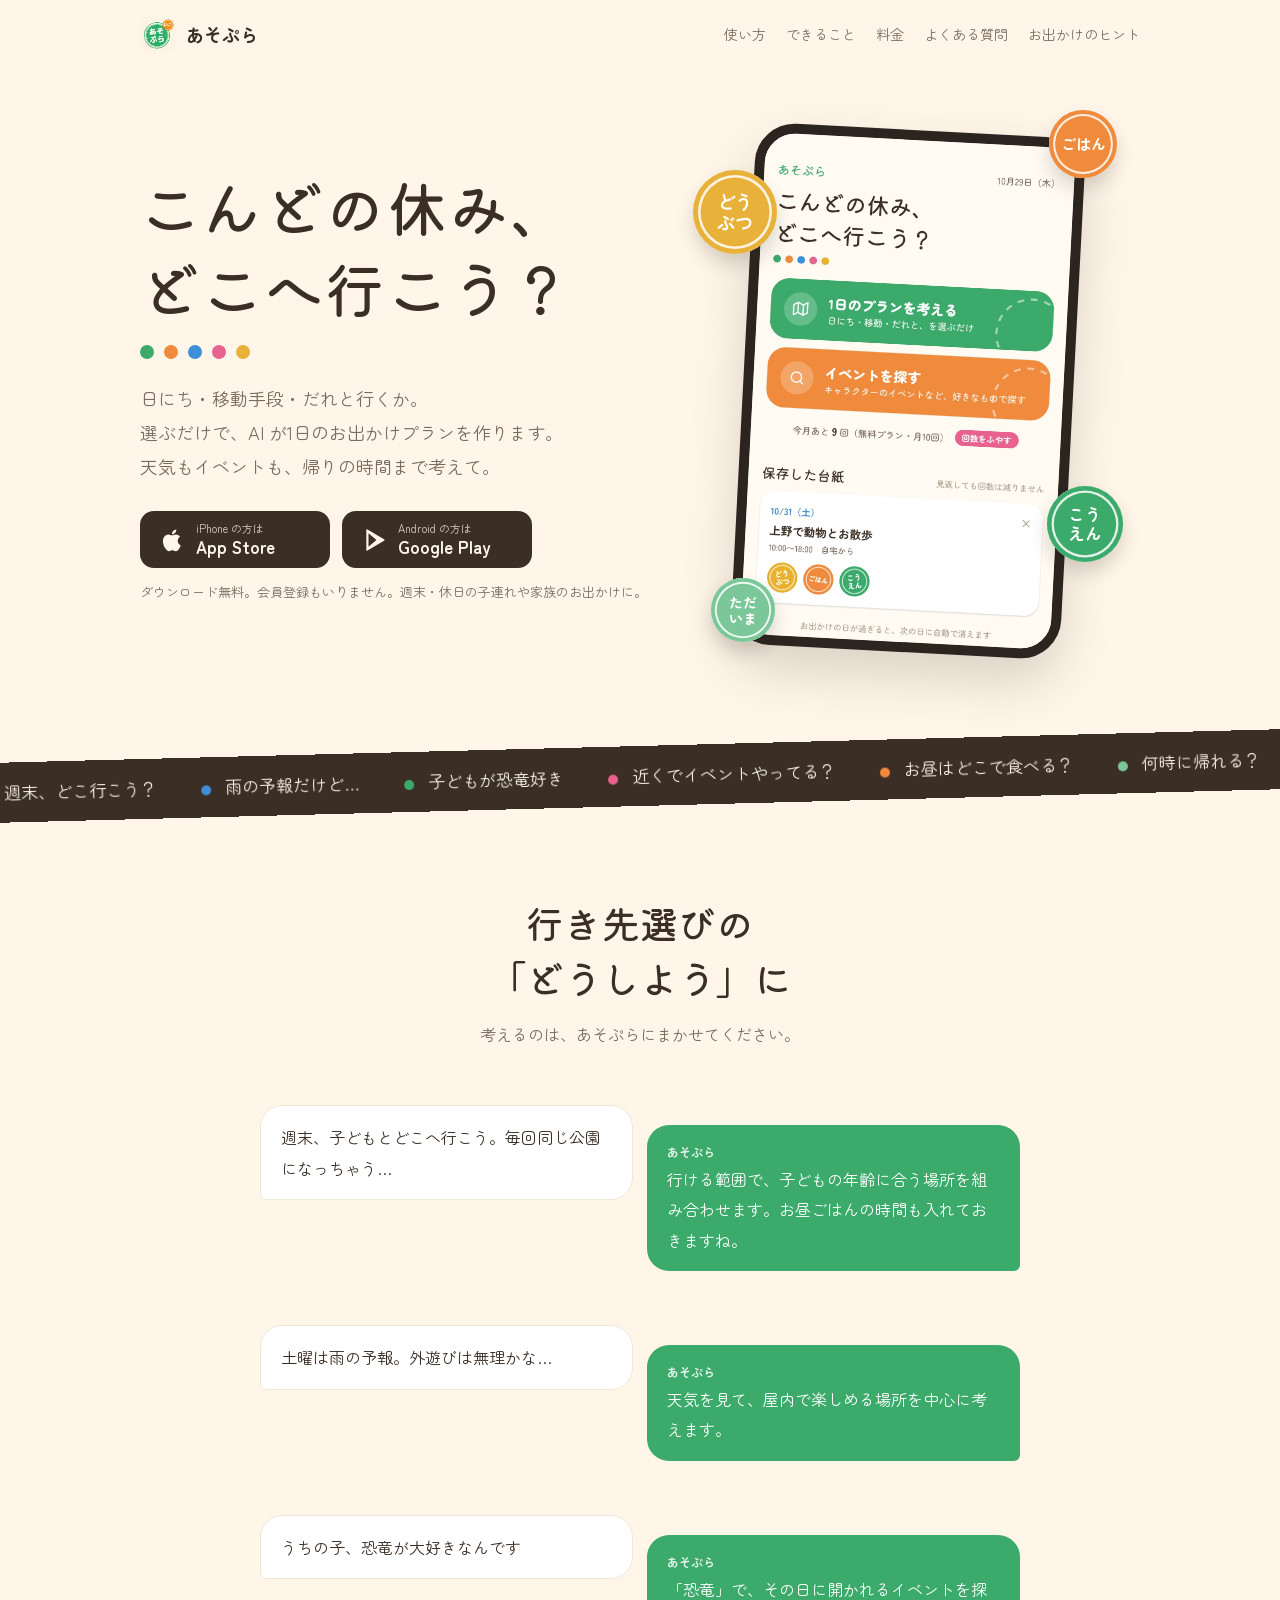
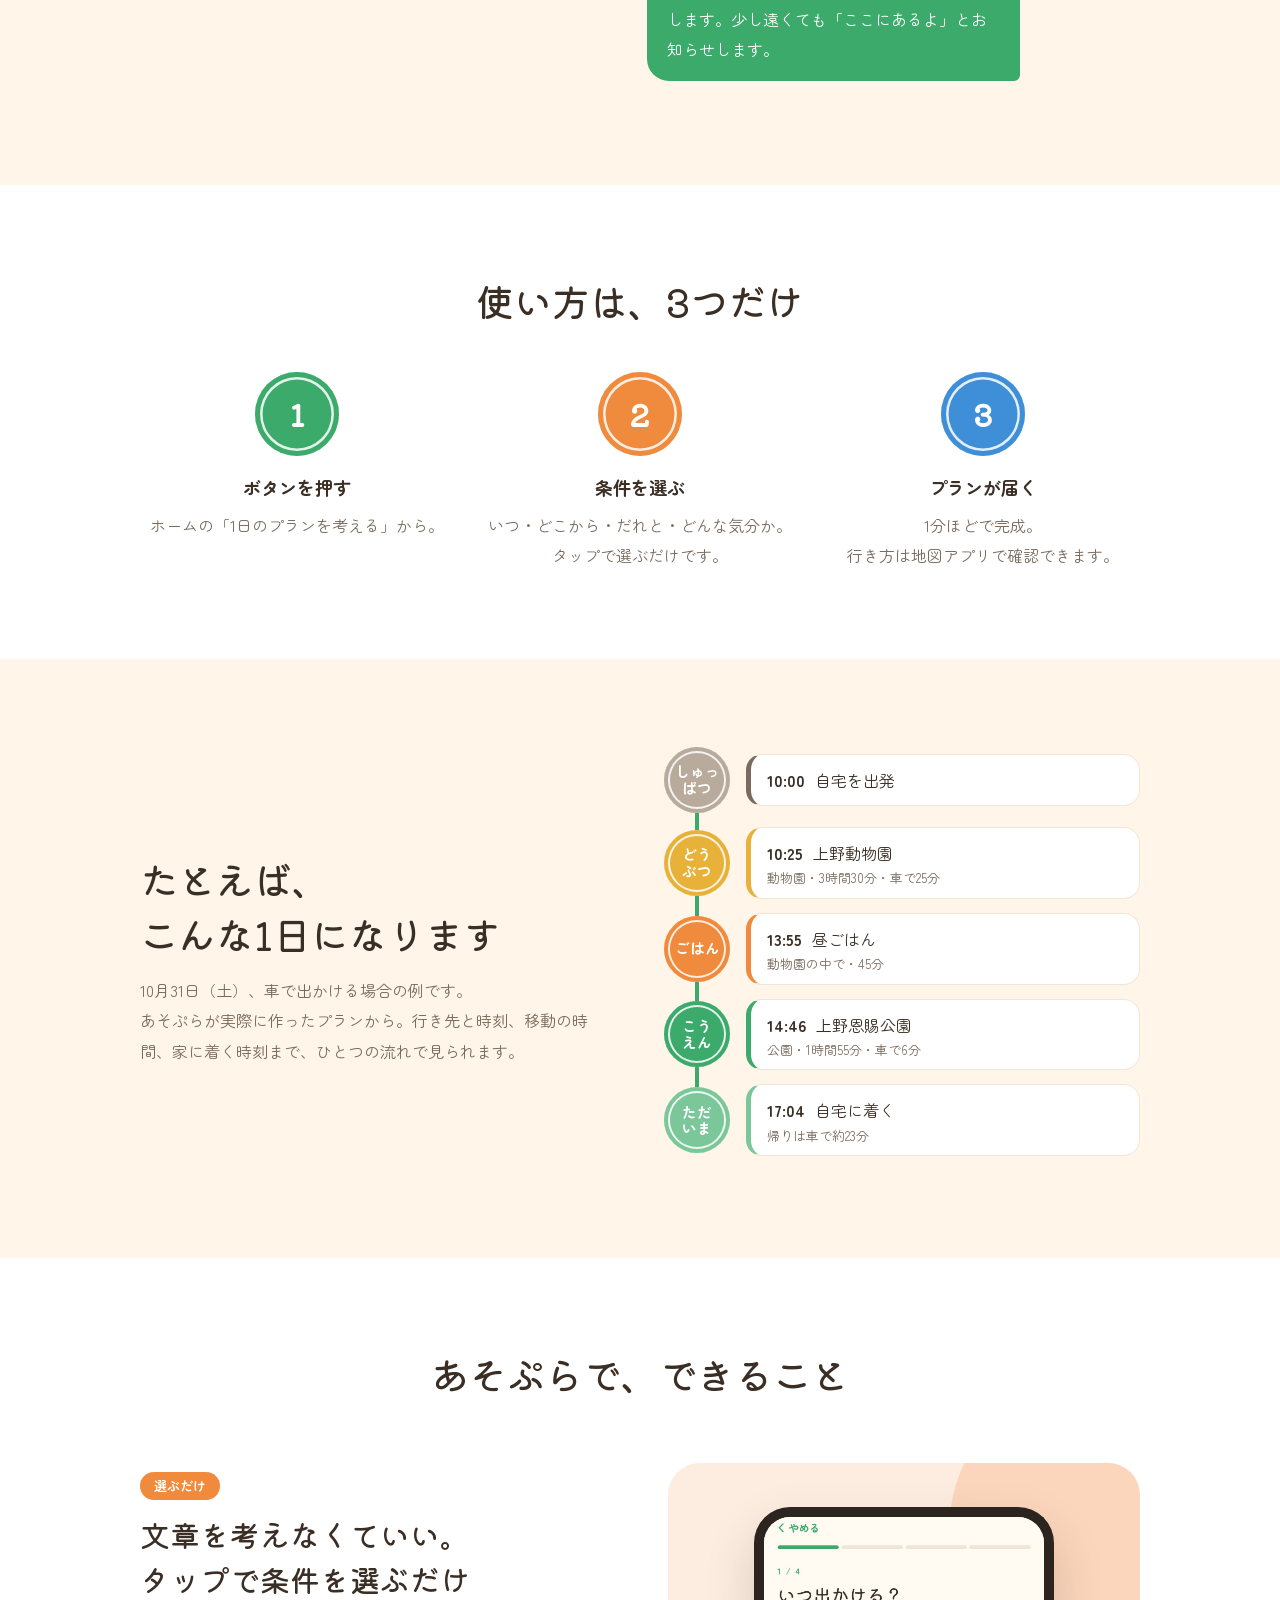
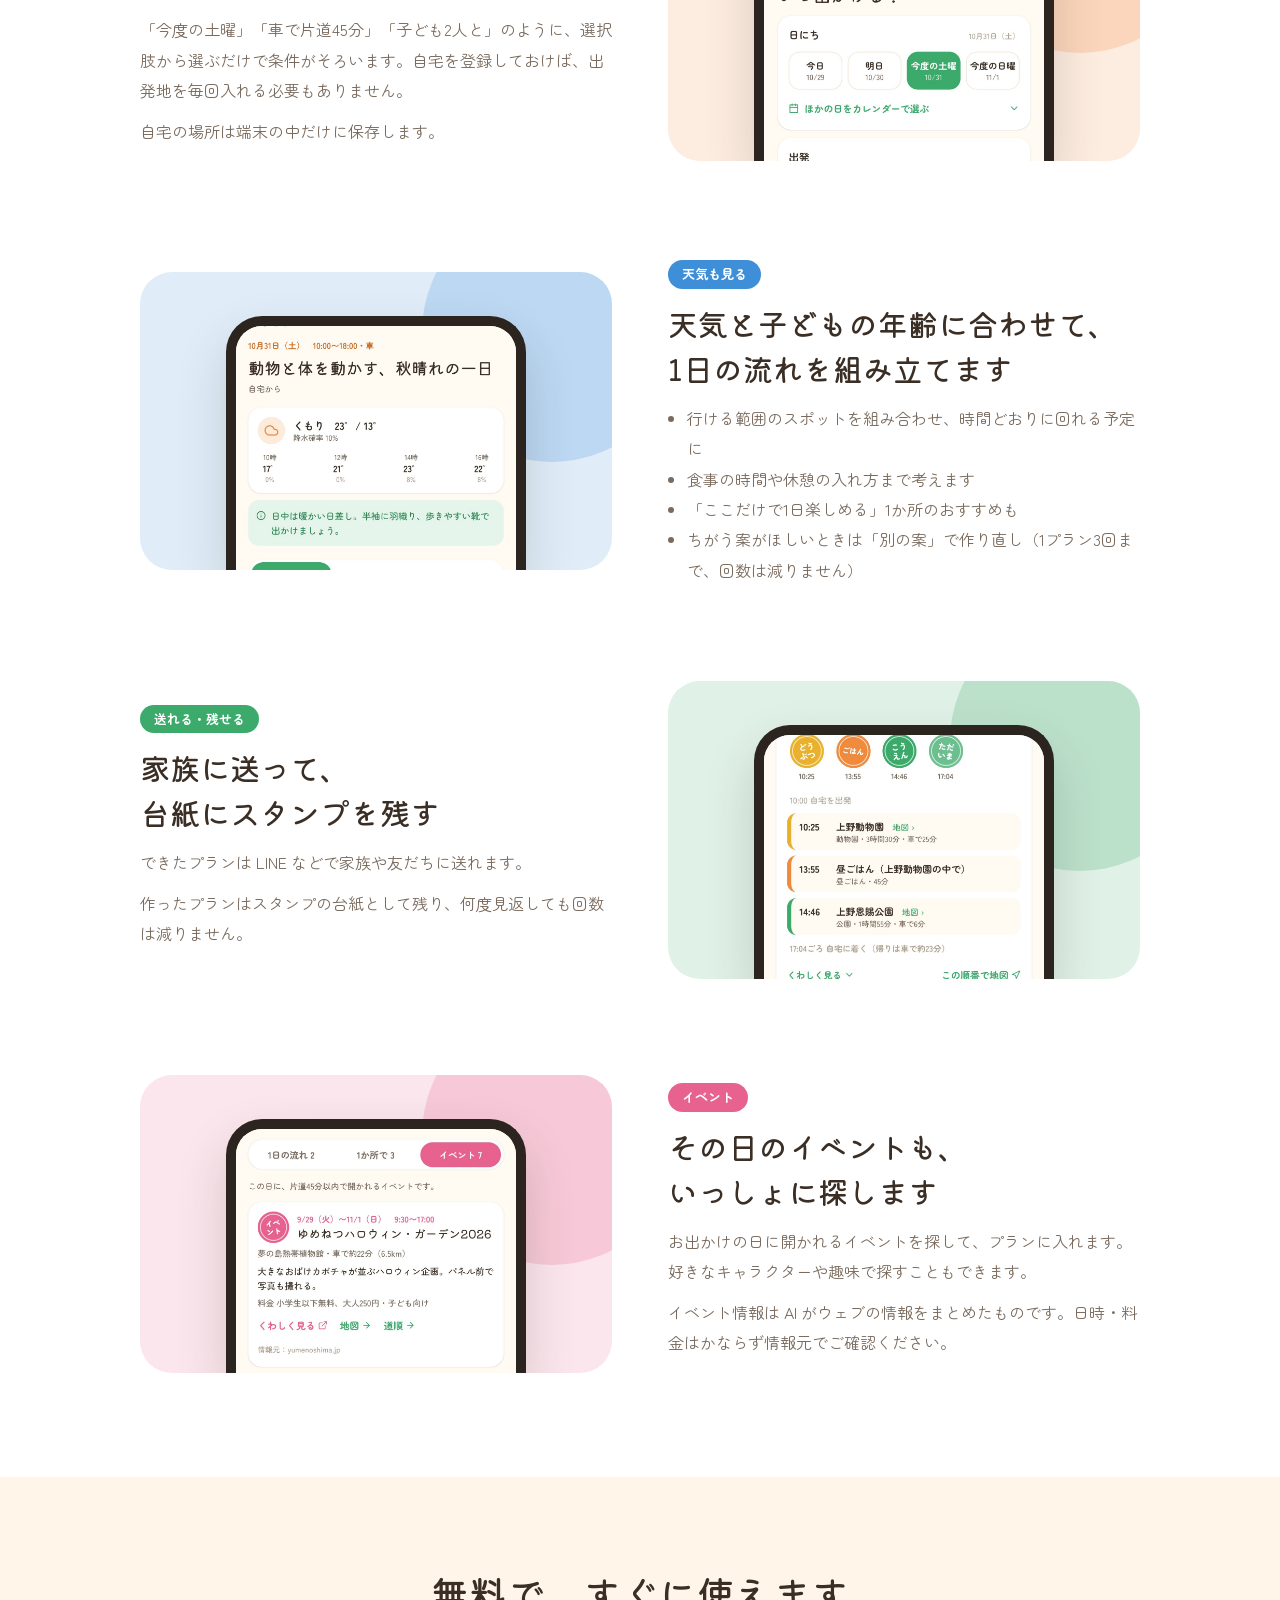
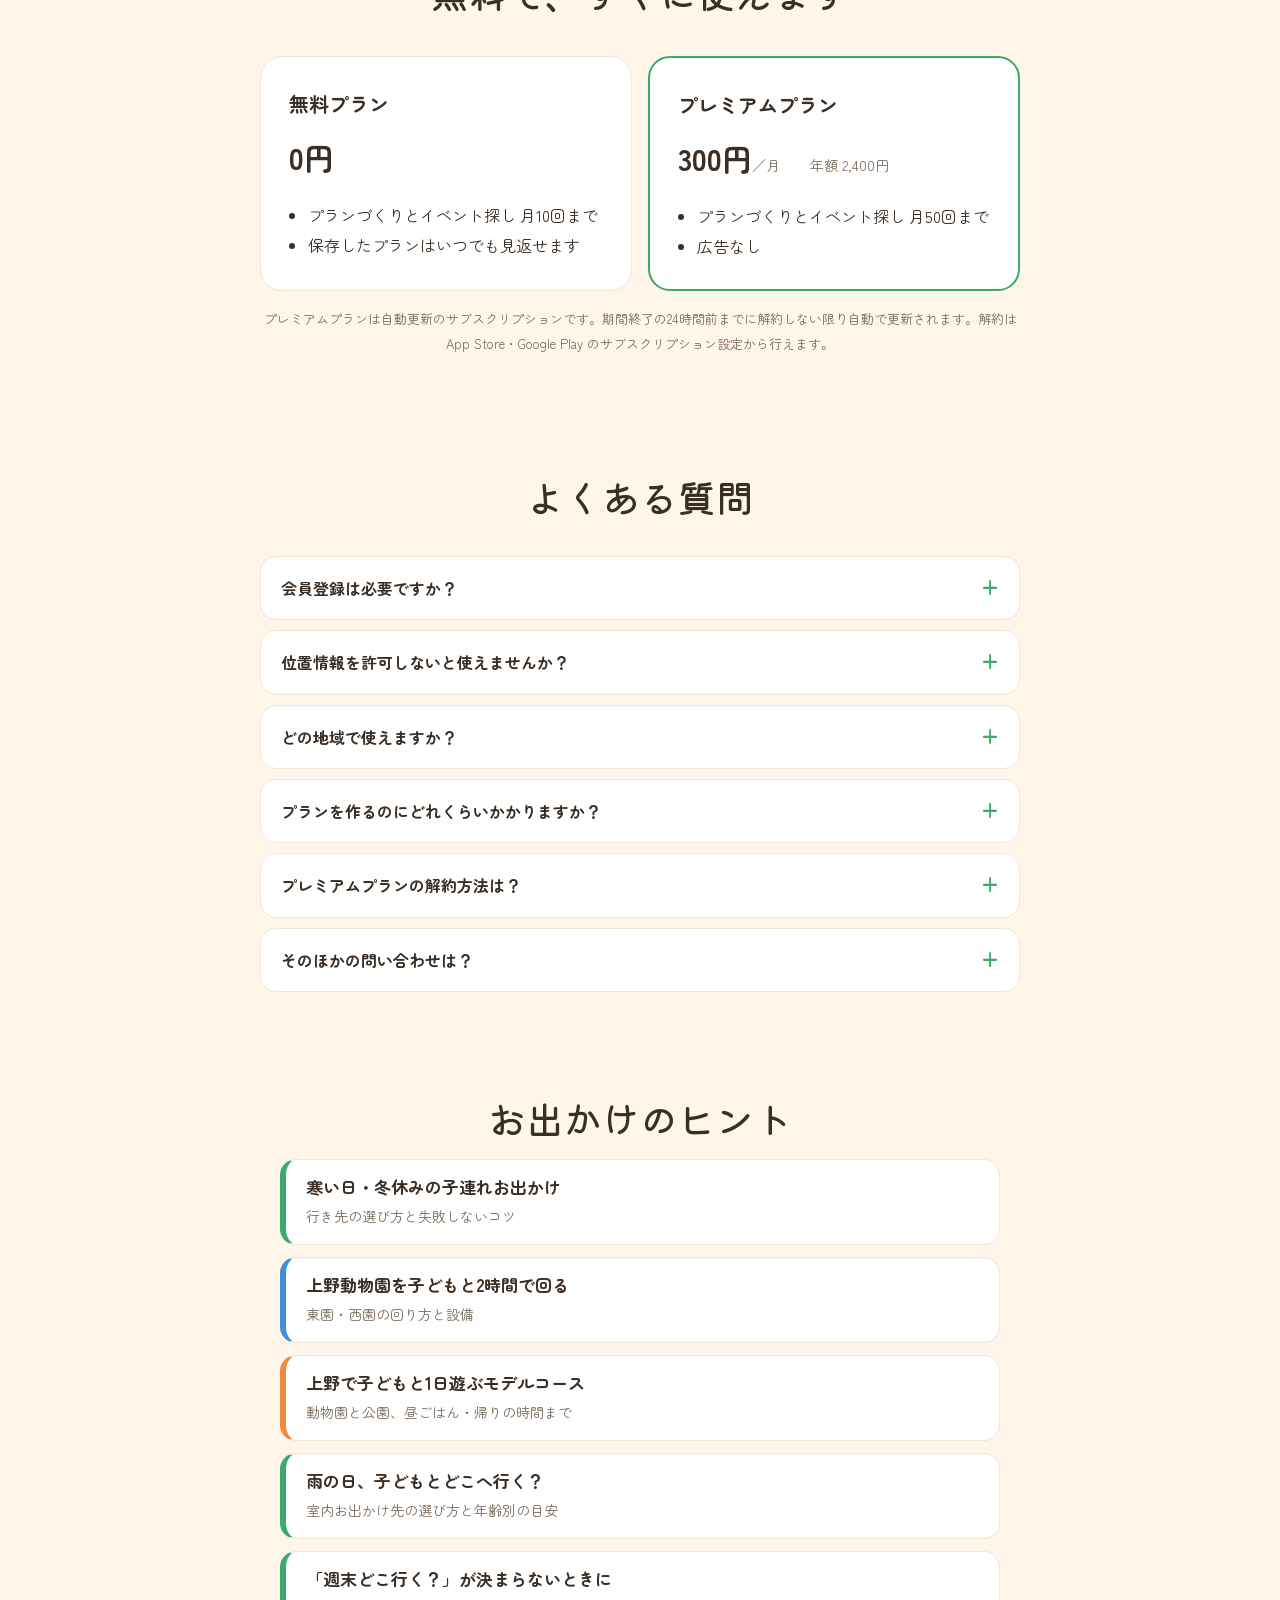
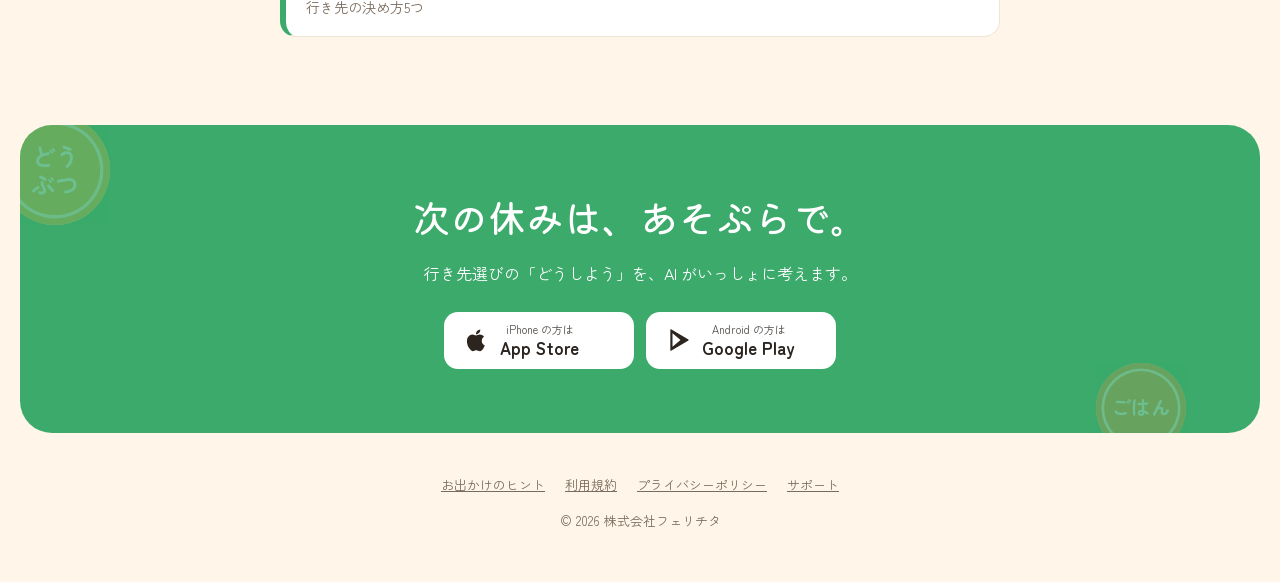
<file: index.html>
<!doctype html><html lang="ja"><head><meta charset="utf-8"><meta name="viewport" content="width=device-width,initial-scale=1">
<title>あそぷら｜週末・休日のお出かけプランをAIが作るアプリ（子連れ・家族向け）</title>
<meta name="description" content="週末どこ行く？に答えるお出かけアプリ。日にち・移動手段・だれと行くかを選ぶだけで、天気やその日のイベントも見て、AIが昼ごはんや帰りの時間まで入った1日のプランを作ります。子連れ・家族のお出かけに。iPhone・Android 対応、無料。">
<link rel="canonical" href="https://shuto20.github.io/asopura-legal/">
<meta name="theme-color" content="#3BAA6B">
<meta property="og:type" content="website">
<meta property="og:site_name" content="あそぷら">
<meta property="og:locale" content="ja_JP">
<meta property="og:title" content="あそぷら｜休日のお出かけプランをAIが作るアプリ">
<meta property="og:description" content="日にち・移動手段・だれと行くかを選ぶだけ。天気やイベントも見て、AIが1日のお出かけプランを作ります。">
<meta property="og:url" content="https://shuto20.github.io/asopura-legal/">
<meta property="og:image" content="https://shuto20.github.io/asopura-legal/img/ogp.jpg">
<meta name="twitter:card" content="summary_large_image">
<link rel="icon" href="img/favicon.png">
<link rel="apple-touch-icon" href="img/icon.png">
<link rel="preconnect" href="https://fonts.googleapis.com"><link rel="preconnect" href="https://fonts.gstatic.com" crossorigin>
<link href="https://fonts.googleapis.com/css2?family=Kiwi+Maru:wght@500&family=Zen+Maru+Gothic:wght@400;700&display=swap" rel="stylesheet">
<link rel="stylesheet" href="lp.css">
<!-- 検索エンジン向けのサイト名・アプリ情報・よくある質問 -->
<script type="application/ld+json">
{
  "@context": "https://schema.org",
  "@graph": [
    {
      "@type": "WebSite",
      "@id": "https://shuto20.github.io/asopura-legal/#website",
      "url": "https://shuto20.github.io/asopura-legal/",
      "name": "あそぷら",
      "inLanguage": "ja"
    },
    {
      "@type": "Organization",
      "@id": "https://shuto20.github.io/asopura-legal/#org",
      "name": "株式会社フェリチタ",
      "logo": "https://shuto20.github.io/asopura-legal/img/icon.png"
    },
    {
      "@type": "MobileApplication",
      "name": "あそぷら",
      "alternateName": "asopura",
      "description": "日にち・移動手段・だれと行くかを選ぶだけで、天気やその日のイベントも見て、AIが1日のお出かけプランを作るアプリ。",
      "url": "https://shuto20.github.io/asopura-legal/",
      "image": "https://shuto20.github.io/asopura-legal/img/ogp.jpg",
      "operatingSystem": "iOS, Android",
      "applicationCategory": "TravelApplication",
      "inLanguage": "ja",
      "publisher": { "@id": "https://shuto20.github.io/asopura-legal/#org" },
      "installUrl": [
        "https://apps.apple.com/jp/app/id6826902448",
        "https://play.google.com/store/apps/details?id=jp.felicita.asopura"
      ],
      "offers": [
        { "@type": "Offer", "name": "無料プラン", "price": "0", "priceCurrency": "JPY" },
        { "@type": "Offer", "name": "プレミアムプラン（月額）", "price": "300", "priceCurrency": "JPY" },
        { "@type": "Offer", "name": "プレミアムプラン（年額）", "price": "2400", "priceCurrency": "JPY" }
      ]
    },
    {
      "@type": "FAQPage",
      "mainEntity": [
        { "@type": "Question", "name": "会員登録は必要ですか？", "acceptedAnswer": { "@type": "Answer", "text": "いりません。アプリを入れてすぐに使えます。" } },
        { "@type": "Question", "name": "位置情報を許可しないと使えませんか？", "acceptedAnswer": { "@type": "Answer", "text": "許可しなくても使えます。その場合は、出発地に駅名（例：大宮駅）などを入力してください。" } },
        { "@type": "Question", "name": "どの地域で使えますか？", "acceptedAnswer": { "@type": "Answer", "text": "日本国内でお使いいただけます。スポット情報は Google マップのデータを使っています。" } },
        { "@type": "Question", "name": "プランを作るのにどれくらいかかりますか？", "acceptedAnswer": { "@type": "Answer", "text": "条件を選んでから、1分ほどでプランが表示されます。" } },
        { "@type": "Question", "name": "プレミアムプランの解約方法は？", "acceptedAnswer": { "@type": "Answer", "text": "iPhone は「設定」→ ご自分の名前 →「サブスクリプション」、Android は Google Play の「お支払いと定期購入」→「定期購入」から解約できます。" } }
      ]
    }
  ]
}
</script>
</head><body>

<header class="top">
  <a class="brand" href="./"><img src="img/icon.png" alt="あそぷらのアイコン" width="256" height="256">あそぷら</a>
  <nav><a href="#how">使い方</a><a href="#features">できること</a><a href="#price">料金</a><a href="#faq">よくある質問</a><a href="column/">お出かけのヒント</a></nav>
</header>

<div class="hero">
  <div>
    <h1 class="maru"><span>こんどの休み、</span><span>どこへ行こう？</span></h1>
    <div class="dots"><i style="background:var(--green)"></i><i style="background:var(--orange)"></i><i style="background:var(--blue)"></i><i style="background:var(--pink)"></i><i style="background:var(--yellow)"></i></div>
    <p class="lead">日にち・移動手段・だれと行くか。<br>選ぶだけで、AI が1日のお出かけプランを作ります。<br>天気もイベントも、帰りの時間まで考えて。</p>
    <div class="stores">
      <a class="store" href="https://apps.apple.com/jp/app/id6826902448"><svg viewBox="0 0 24 24" aria-hidden="true"><path d="M16.4 12.6c0-2.4 2-3.6 2.1-3.7-1.2-1.7-3-1.9-3.6-2-1.5-.2-3 .9-3.8.9s-2-.9-3.3-.9C6.1 7 4.5 8 3.6 9.5c-1.8 3.1-.5 7.7 1.3 10.2.9 1.200 1.9 2.6 3.2 2.6 1.3-.1 1.8-.8 3.3-.8s2 .8 3.3.8c1.4 0 2.3-1.3 3.1-2.5 1-1.4 1.4-2.8 1.4-2.9 0 0-2.8-1.1-2.8-4.3zM14 5.3c.7-.8 1.2-2 1-3.1-1 0-2.2.7-2.9 1.500-.6.7-1.2 1.9-1 3 1.1.1 2.2-.6 2.9-1.4z"/></svg><span><small>iPhone の方は</small><b>App Store</b></span></a>
      <a class="store" href="https://play.google.com/store/apps/details?id=jp.felicita.asopura"><svg viewBox="0 0 24 24" aria-hidden="true"><path d="M4 2.5v19c0 .4.4.6.7.4l16-9.5c.3-.2.3-.6 0-.8l-16-9.5C4.4 1.9 4 2.1 4 2.5zm2 3.3L13.4 12 6 18.2V5.8z"/></svg><span><small>Android の方は</small><b>Google Play</b></span></a>
    </div>
    <p class="note">ダウンロード無料。会員登録もいりません。週末・休日の子連れや家族のお出かけに。</p>
  </div>
  <div class="stage">
    <div class="phone"><img src="img/home.jpg" alt="あそぷらのホーム画面。「1日のプランを考える」と「イベントを探す」のボタンが並ぶ" width="1080" height="1750" fetchpriority="high"></div>
    <span class="stamp s1">どう<br>ぶつ</span><span class="stamp s2">ごはん</span><span class="stamp s3">こう<br>えん</span><span class="stamp s4">ただ<br>いま</span>
  </div>
</div>

<div class="ticker" aria-hidden="true"><div>
  <span>週末、どこ行こう？</span><span style="--c:var(--blue)">雨の予報だけど…</span><span style="--c:var(--green)">子どもが恐竜好き</span><span style="--c:var(--pink)">近くでイベントやってる？</span><span style="--c:var(--orange)">お昼はどこで食べる？</span><span style="--c:var(--mint)">何時に帰れる？</span>
  <span>週末、どこ行こう？</span><span style="--c:var(--blue)">雨の予報だけど…</span><span style="--c:var(--green)">子どもが恐竜好き</span><span style="--c:var(--pink)">近くでイベントやってる？</span><span style="--c:var(--orange)">お昼はどこで食べる？</span><span style="--c:var(--mint)">何時に帰れる？</span>
</div></div>

<section>
  <div class="wrap">
    <h2 class="maru center rv">行き先選びの<br>「どうしよう」に</h2>
    <p class="sub center rv">考えるのは、あそぷらにまかせてください。</p>
    <div class="talks">
      <div class="talk rv"><p class="q">週末、子どもとどこへ行こう。毎回同じ公園になっちゃう…</p><p class="a"><b>あそぷら</b>行ける範囲で、子どもの年齢に合う場所を組み合わせます。お昼ごはんの時間も入れておきますね。</p></div>
      <div class="talk rv"><p class="q">土曜は雨の予報。外遊びは無理かな…</p><p class="a"><b>あそぷら</b>天気を見て、屋内で楽しめる場所を中心に考えます。</p></div>
      <div class="talk rv"><p class="q">うちの子、恐竜が大好きなんです</p><p class="a"><b>あそぷら</b>「恐竜」で、その日に開かれるイベントを探します。少し遠くても「ここにあるよ」とお知らせします。</p></div>
    </div>
  </div>
</section>

<section id="how" style="background:var(--card)">
  <div class="wrap center">
    <h2 class="maru rv">使い方は、3つだけ</h2>
    <div class="steps">
      <div class="step rv"><span class="stamp" style="--c:var(--green)">1</span><b>ボタンを押す</b><p>ホームの「1日のプランを考える」から。</p></div>
      <div class="step rv"><span class="stamp" style="--c:var(--orange)">2</span><b>条件を選ぶ</b><p>いつ・どこから・だれと・どんな気分か。<br>タップで選ぶだけです。</p></div>
      <div class="step rv"><span class="stamp" style="--c:var(--blue)">3</span><b>プランが届く</b><p>1分ほどで完成。<br>行き方は地図アプリで確認できます。</p></div>
    </div>
  </div>
</section>

<section>
  <div class="wrap dayplan">
    <div class="rv">
      <h2 class="maru">たとえば、<br>こんな1日になります</h2>
      <p class="sub">10月31日（土）、車で出かける場合の例です。<br>あそぷらが実際に作ったプランから。行き先と時刻、移動の時間、家に着く時刻まで、ひとつの流れで見られます。</p>
    </div>
    <ol class="timeline">
      <i class="bar"></i>
      <li style="--c:var(--sub)"><span class="stamp" style="--c:#B8AB9C">しゅっ<br>ぱつ</span><div class="card"><time>10:00</time>自宅を出発</div></li>
      <li style="--c:var(--yellow)"><span class="stamp" style="--c:var(--yellow)">どう<br>ぶつ</span><div class="card"><time>10:25</time>上野動物園<small>動物園・3時間30分・車で25分</small></div></li>
      <li style="--c:var(--orange)"><span class="stamp" style="--c:var(--orange)">ごはん</span><div class="card"><time>13:55</time>昼ごはん<small>動物園の中で・45分</small></div></li>
      <li style="--c:var(--green)"><span class="stamp" style="--c:var(--green)">こう<br>えん</span><div class="card"><time>14:46</time>上野恩賜公園<small>公園・1時間55分・車で6分</small></div></li>
      <li style="--c:var(--mint)"><span class="stamp" style="--c:var(--mint)">ただ<br>いま</span><div class="card"><time>17:04</time>自宅に着く<small>帰りは車で約23分</small></div></li>
    </ol>
  </div>
</section>

<section id="features" style="background:var(--card);padding-bottom:56px">
  <div class="wrap">
    <h2 class="maru center rv">あそぷらで、できること</h2>

    <div class="feature rv">
      <div class="shot" style="--c:var(--orange)"><div class="phone"><img src="img/step.jpg" alt="日にちと出発時刻、出かける時間を選ぶ画面" loading="lazy" width="1080" height="940"></div></div>
      <div>
        <span class="tag" style="--c:var(--orange)">選ぶだけ</span>
        <h3 class="maru">文章を考えなくていい。<br>タップで条件を選ぶだけ</h3>
        <p>「今度の土曜」「車で片道45分」「子ども2人と」のように、選択肢から選ぶだけで条件がそろいます。自宅を登録しておけば、出発地を毎回入れる必要もありません。</p>
        <p>自宅の場所は端末の中だけに保存します。</p>
      </div>
    </div>

    <div class="feature rv">
      <div class="shot" style="--c:var(--blue)"><div class="phone"><img src="img/result.jpg" alt="天気と、その日の1日の流れが表示された結果の画面" loading="lazy" width="1080" height="940"></div></div>
      <div>
        <span class="tag" style="--c:var(--blue)">天気も見る</span>
        <h3 class="maru">天気と子どもの年齢に合わせて、<br>1日の流れを組み立てます</h3>
        <ul>
          <li>行ける範囲のスポットを組み合わせ、時間どおりに回れる予定に</li>
          <li>食事の時間や休憩の入れ方まで考えます</li>
          <li>「ここだけで1日楽しめる」1か所のおすすめも</li>
          <li>ちがう案がほしいときは「別の案」で作り直し（1プラン3回まで、回数は減りません）</li>
        </ul>
      </div>
    </div>

    <div class="feature rv">
      <div class="shot" style="--c:var(--green)"><div class="phone"><img src="img/plan.jpg" alt="出発から帰宅までの時刻が並んだプランの画面" loading="lazy" width="1080" height="940"></div></div>
      <div>
        <span class="tag" style="--c:var(--green)">送れる・残せる</span>
        <h3 class="maru">家族に送って、<br>台紙にスタンプを残す</h3>
        <p>できたプランは LINE などで家族や友だちに送れます。</p>
        <p>作ったプランはスタンプの台紙として残り、何度見返しても回数は減りません。</p>
      </div>
    </div>

    <div class="feature rv">
      <div class="shot" style="--c:var(--pink)"><div class="phone"><img src="img/events.jpg" alt="その日に開かれるイベントが表示された画面" loading="lazy" width="1080" height="940"></div></div>
      <div>
        <span class="tag" style="--c:var(--pink)">イベント</span>
        <h3 class="maru">その日のイベントも、<br>いっしょに探します</h3>
        <p>お出かけの日に開かれるイベントを探して、プランに入れます。好きなキャラクターや趣味で探すこともできます。</p>
        <p>イベント情報は AI がウェブの情報をまとめたものです。日時・料金はかならず情報元でご確認ください。</p>
      </div>
    </div>
  </div>
</section>

<section id="price">
  <div class="wrap center">
    <h2 class="maru rv">無料で、すぐに使えます</h2>
    <div class="plans" style="text-align:left">
      <div class="plan rv">
        <h3>無料プラン</h3>
        <div class="price">0円</div>
        <ul><li>プランづくりとイベント探し 月10回まで</li><li>保存したプランはいつでも見返せます</li></ul>
      </div>
      <div class="plan pro rv">
        <h3>プレミアムプラン</h3>
        <div class="price">300円<small>／月</small>　<small>年額 2,400円</small></div>
        <ul><li>プランづくりとイベント探し 月50回まで</li><li>広告なし</li></ul>
      </div>
    </div>
    <p class="fine">プレミアムプランは自動更新のサブスクリプションです。期間終了の24時間前までに解約しない限り自動で更新されます。解約は App Store・Google Play のサブスクリプション設定から行えます。</p>
  </div>
</section>

<section id="faq" style="padding-top:24px">
  <div class="wrap">
    <h2 class="maru center rv">よくある質問</h2>
    <div class="faq rv">
      <details><summary>会員登録は必要ですか？</summary><p>いりません。アプリを入れてすぐに使えます。</p></details>
      <details><summary>位置情報を許可しないと使えませんか？</summary><p>許可しなくても使えます。その場合は、出発地に駅名（例：大宮駅）などを入力してください。</p></details>
      <details><summary>どの地域で使えますか？</summary><p>日本国内でお使いいただけます。スポット情報は Google マップのデータを使っています。</p></details>
      <details><summary>プランを作るのにどれくらいかかりますか？</summary><p>条件を選んでから、1分ほどでプランが表示されます。</p></details>
      <details><summary>プレミアムプランの解約方法は？</summary><p>iPhone は「設定」→ ご自分の名前 →「サブスクリプション」、Android は Google Play の「お支払いと定期購入」→「定期購入」から解約できます。</p></details>
      <details><summary>そのほかの問い合わせは？</summary><p><a href="support.html">サポートページ</a>からご連絡ください。</p></details>
    </div>
  </div>
</section>

<section style="padding-top:0">
  <div class="wrap" style="max-width:760px">
    <h2 class="maru center rv">お出かけのヒント</h2>
    <div class="col-list rv">
      <a href="column/fuyu-kodure.html"><b>寒い日・冬休みの子連れお出かけ</b><small>行き先の選び方と失敗しないコツ</small></a>
      <a href="column/ueno-2jikan.html"><b>上野動物園を子どもと2時間で回る</b><small>東園・西園の回り方と設備</small></a>
      <a href="column/ueno-kodure.html"><b>上野で子どもと1日遊ぶモデルコース</b><small>動物園と公園、昼ごはん・帰りの時間まで</small></a>
      <a href="column/ame-no-hi.html"><b>雨の日、子どもとどこへ行く？</b><small>室内お出かけ先の選び方と年齢別の目安</small></a>
      <a href="column/kimekata.html"><b>「週末どこ行く？」が決まらないときに</b><small>行き先の決め方5つ</small></a>
    </div>
  </div>
</section>

<div class="cta rv">
  <span class="stamp" style="--c:var(--yellow);--s:110px;left:-20px;top:-10px">どう<br>ぶつ</span>
  <span class="stamp" style="--c:var(--orange);--s:90px;right:6%;bottom:-20px;animation-delay:1.5s">ごはん</span>
  <h2 class="maru">次の休みは、あそぷらで。</h2>
  <p style="margin:0 0 24px">行き先選びの「どうしよう」を、AI がいっしょに考えます。</p>
  <div class="stores">
    <a class="store" href="https://apps.apple.com/jp/app/id6826902448"><svg viewBox="0 0 24 24" aria-hidden="true"><path d="M16.4 12.6c0-2.4 2-3.6 2.1-3.7-1.2-1.7-3-1.9-3.6-2-1.5-.2-3 .9-3.8.9s-2-.9-3.3-.9C6.1 7 4.5 8 3.6 9.5c-1.8 3.1-.5 7.7 1.3 10.200.9 1.2 1.9 2.6 3.2 2.6 1.3-.1 1.8-.8 3.3-.8s2 .8 3.3.8c1.4 0 2.3-1.3 3.1-2.5 1-1.4 1.4-2.8 1.4-2.9 0 0-2.8-1.1-2.8-4.3zM14 5.3c.7-.8 1.2-2 1-3.1-1 0-2.2.7-2.9 1.5-.6.7-1.2 1.9-1 3 1.1.1 2.2-.6 2.9-1.4z"/></svg><span><small>iPhone の方は</small><b>App Store</b></span></a>
    <a class="store" href="https://play.google.com/store/apps/details?id=jp.felicita.asopura"><svg viewBox="0 0 24 24" aria-hidden="true"><path d="M4 2.5v19c0 .4.4.6.7.4l16-9.5c.3-.2.3-.6 0-.8l-16-9.5C4.4 1.9 4 2.1 4 2.5zm2 3.3L13.4 12 6 18.2V5.8z"/></svg><span><small>Android の方は</small><b>Google Play</b></span></a>
  </div>
</div>

<footer>
  <nav><a href="column/">お出かけのヒント</a><a href="terms.html">利用規約</a><a href="privacy.html">プライバシーポリシー</a><a href="support.html">サポート</a></nav>
  © 2026 株式会社フェリチタ
</footer>

<script>
// スクロールして見えたら .in を付ける（1回だけ）
document.querySelectorAll('.timeline li').forEach((li, i) => { li.style.transitionDelay = (0.25 + i * 0.5) + 's'; });
const io = new IntersectionObserver((es) => es.forEach((e) => { if (e.isIntersecting) { e.target.classList.add('in'); io.unobserve(e.target); } }), { threshold: 0.18 });
document.querySelectorAll('.rv, .timeline').forEach((el) => io.observe(el));
</script>
</body></html>
</file>
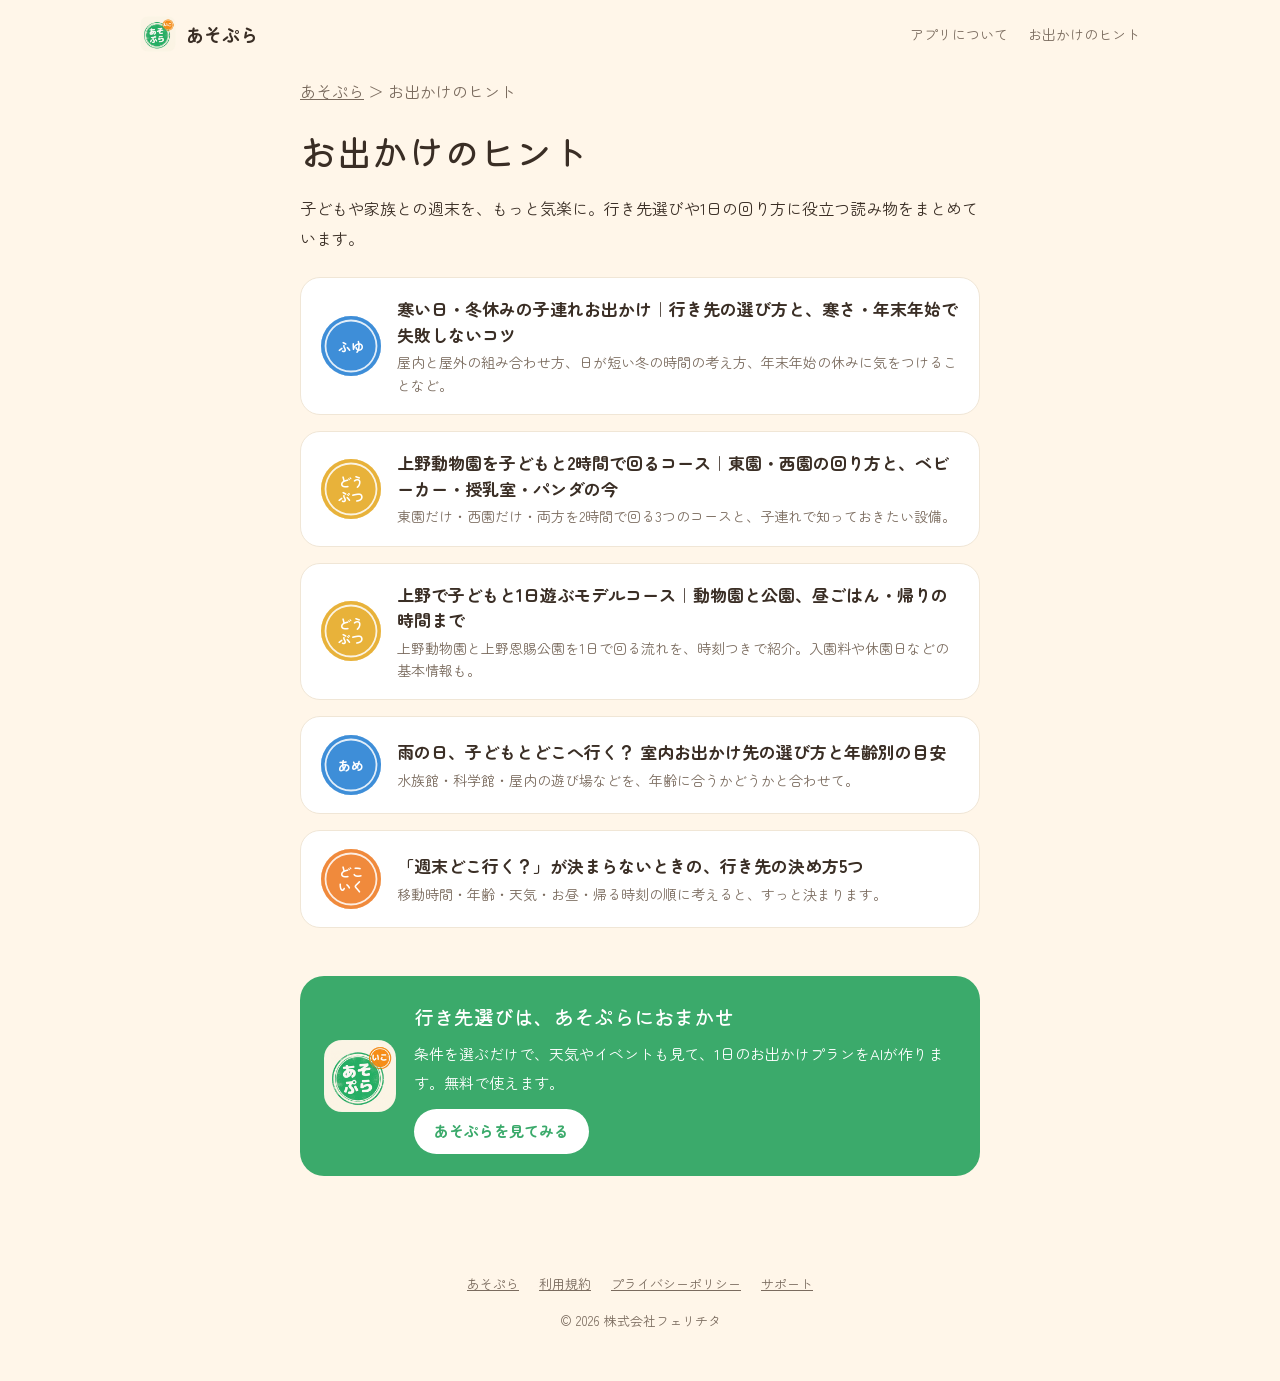
<file: column/index.html>
<!doctype html><html lang="ja"><head><meta charset="utf-8"><meta name="viewport" content="width=device-width,initial-scale=1">
<title>お出かけのヒント｜子連れ・家族の週末の行き先選び｜あそぷら</title>
<meta name="description" content="週末の行き先選びに役立つ読み物。子連れで回るモデルコース、雨の日の室内お出かけ先、行き先が決まらないときの決め方などを紹介します。">
<link rel="canonical" href="https://shuto20.github.io/asopura-legal/column/">
<meta name="theme-color" content="#3BAA6B">
<meta property="og:type" content="website">
<meta property="og:site_name" content="あそぷら">
<meta property="og:title" content="お出かけのヒント｜あそぷら">
<meta property="og:description" content="子連れ・家族の週末の行き先選びに役立つ読み物。">
<meta property="og:url" content="https://shuto20.github.io/asopura-legal/column/">
<meta property="og:image" content="https://shuto20.github.io/asopura-legal/img/ogp.jpg">
<meta name="twitter:card" content="summary_large_image">
<link rel="icon" href="../img/favicon.png">
<link rel="preconnect" href="https://fonts.googleapis.com"><link rel="preconnect" href="https://fonts.gstatic.com" crossorigin>
<link href="https://fonts.googleapis.com/css2?family=Kiwi+Maru:wght@500&family=Zen+Maru+Gothic:wght@400;700&display=swap" rel="stylesheet">
<link rel="stylesheet" href="../lp.css"><link rel="stylesheet" href="column.css">
</head><body>

<header class="top">
  <a class="brand" href="../"><img src="../img/icon.png" alt="あそぷらのアイコン" width="256" height="256">あそぷら</a>
  <nav><a href="../">アプリについて</a><a href="./">お出かけのヒント</a></nav>
</header>

<main class="article">
  <p class="crumbs"><a href="../">あそぷら</a> ＞ お出かけのヒント</p>
  <h1 class="maru">お出かけのヒント</h1>
  <p>子どもや家族との週末を、もっと気楽に。行き先選びや1日の回り方に役立つ読み物をまとめています。</p>
  <div class="list">
    <a href="fuyu-kodure.html"><span class="stamp" style="--c:var(--blue)">ふゆ</span><span><b>寒い日・冬休みの子連れお出かけ｜行き先の選び方と、寒さ・年末年始で失敗しないコツ</b><small>屋内と屋外の組み合わせ方、日が短い冬の時間の考え方、年末年始の休みに気をつけることなど。</small></span></a>
    <a href="ueno-2jikan.html"><span class="stamp" style="--c:var(--yellow)">どう<br>ぶつ</span><span><b>上野動物園を子どもと2時間で回るコース｜東園・西園の回り方と、ベビーカー・授乳室・パンダの今</b><small>東園だけ・西園だけ・両方を2時間で回る3つのコースと、子連れで知っておきたい設備。</small></span></a>
    <a href="ueno-kodure.html"><span class="stamp" style="--c:var(--yellow)">どう<br>ぶつ</span><span><b>上野で子どもと1日遊ぶモデルコース｜動物園と公園、昼ごはん・帰りの時間まで</b><small>上野動物園と上野恩賜公園を1日で回る流れを、時刻つきで紹介。入園料や休園日などの基本情報も。</small></span></a>
    <a href="ame-no-hi.html"><span class="stamp" style="--c:var(--blue)">あめ</span><span><b>雨の日、子どもとどこへ行く？ 室内お出かけ先の選び方と年齢別の目安</b><small>水族館・科学館・屋内の遊び場などを、年齢に合うかどうかと合わせて。</small></span></a>
    <a href="kimekata.html"><span class="stamp" style="--c:var(--orange)">どこ<br>いく</span><span><b>「週末どこ行く？」が決まらないときの、行き先の決め方5つ</b><small>移動時間・年齢・天気・お昼・帰る時刻の順に考えると、すっと決まります。</small></span></a>
  </div>

  <div class="appbox">
    <img src="../img/icon.png" alt="" width="256" height="256">
    <div>
      <b>行き先選びは、あそぷらにおまかせ</b>
      <p>条件を選ぶだけで、天気やイベントも見て、1日のお出かけプランをAIが作ります。無料で使えます。</p>
      <a class="more" href="../">あそぷらを見てみる</a>
    </div>
  </div>
</main>

<footer>
  <nav><a href="../">あそぷら</a><a href="../terms.html">利用規約</a><a href="../privacy.html">プライバシーポリシー</a><a href="../support.html">サポート</a></nav>
  © 2026 株式会社フェリチタ
</footer>
</body></html>
</file>
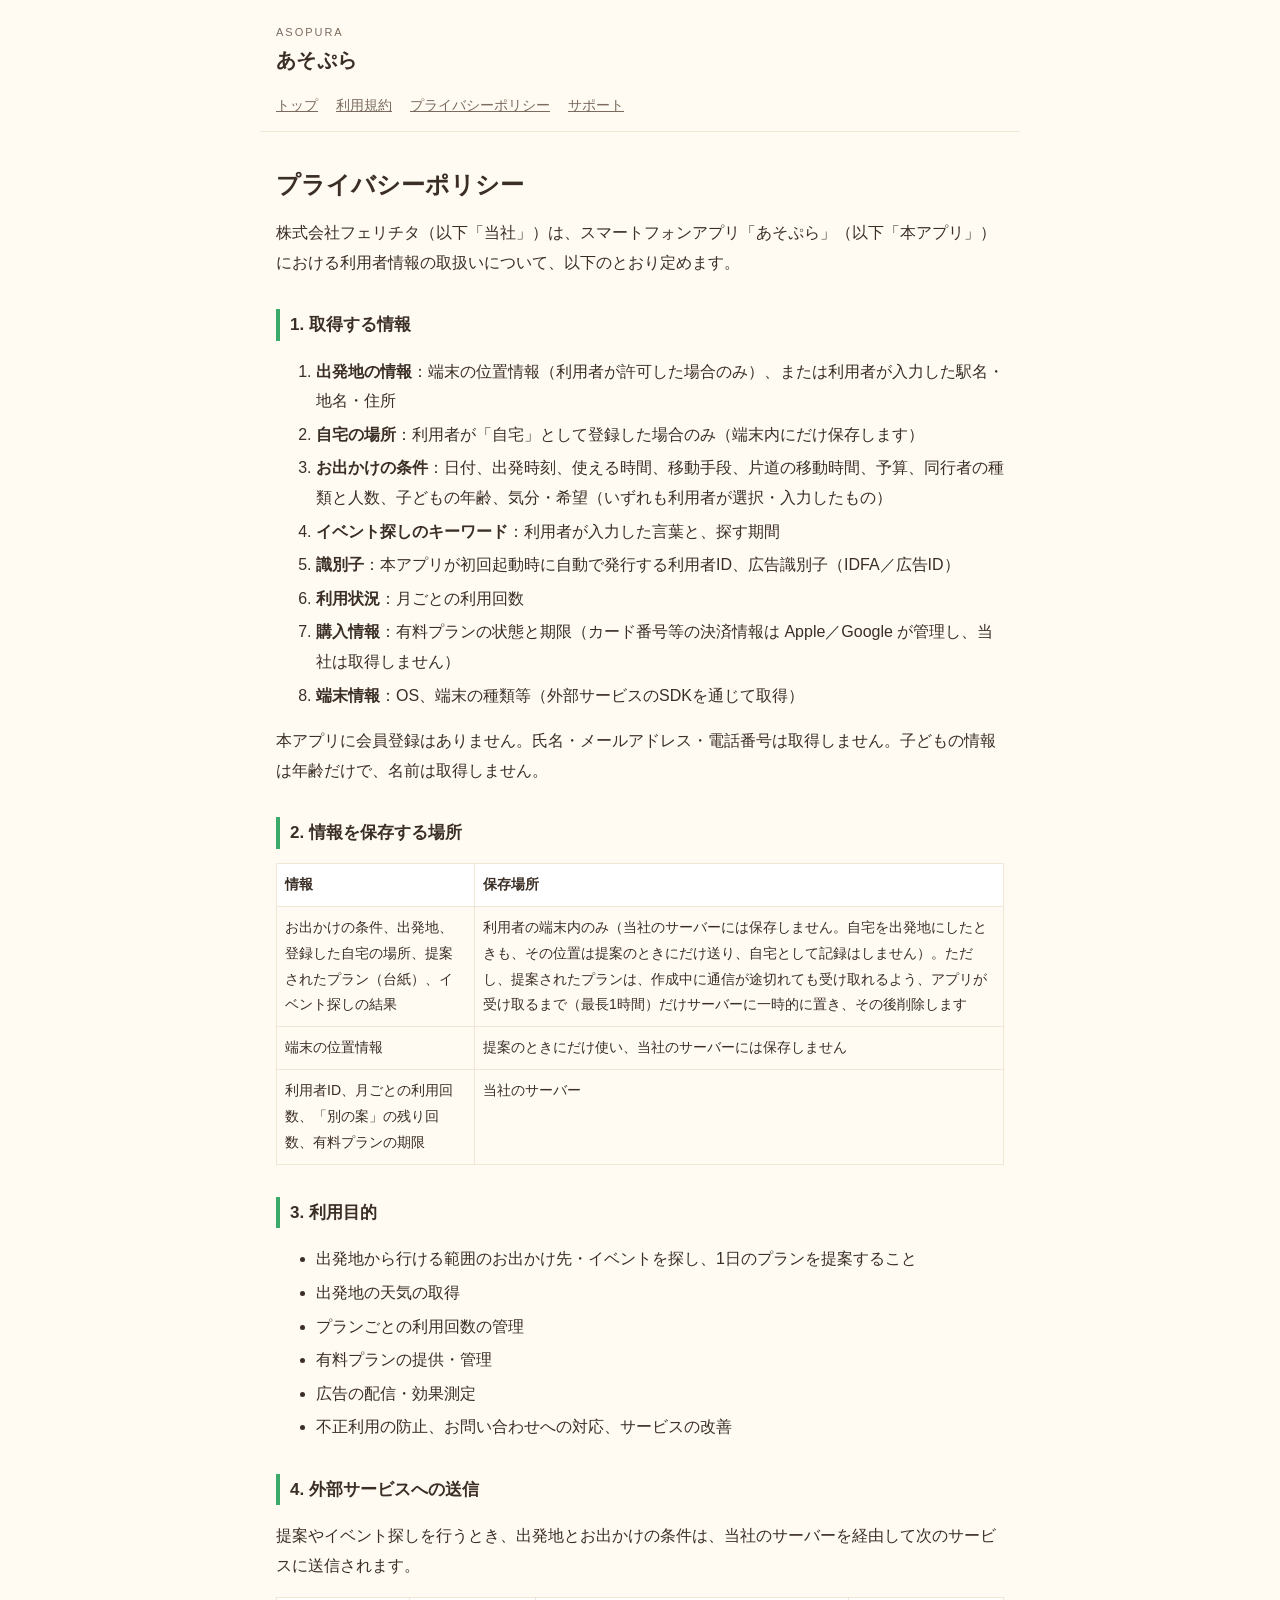
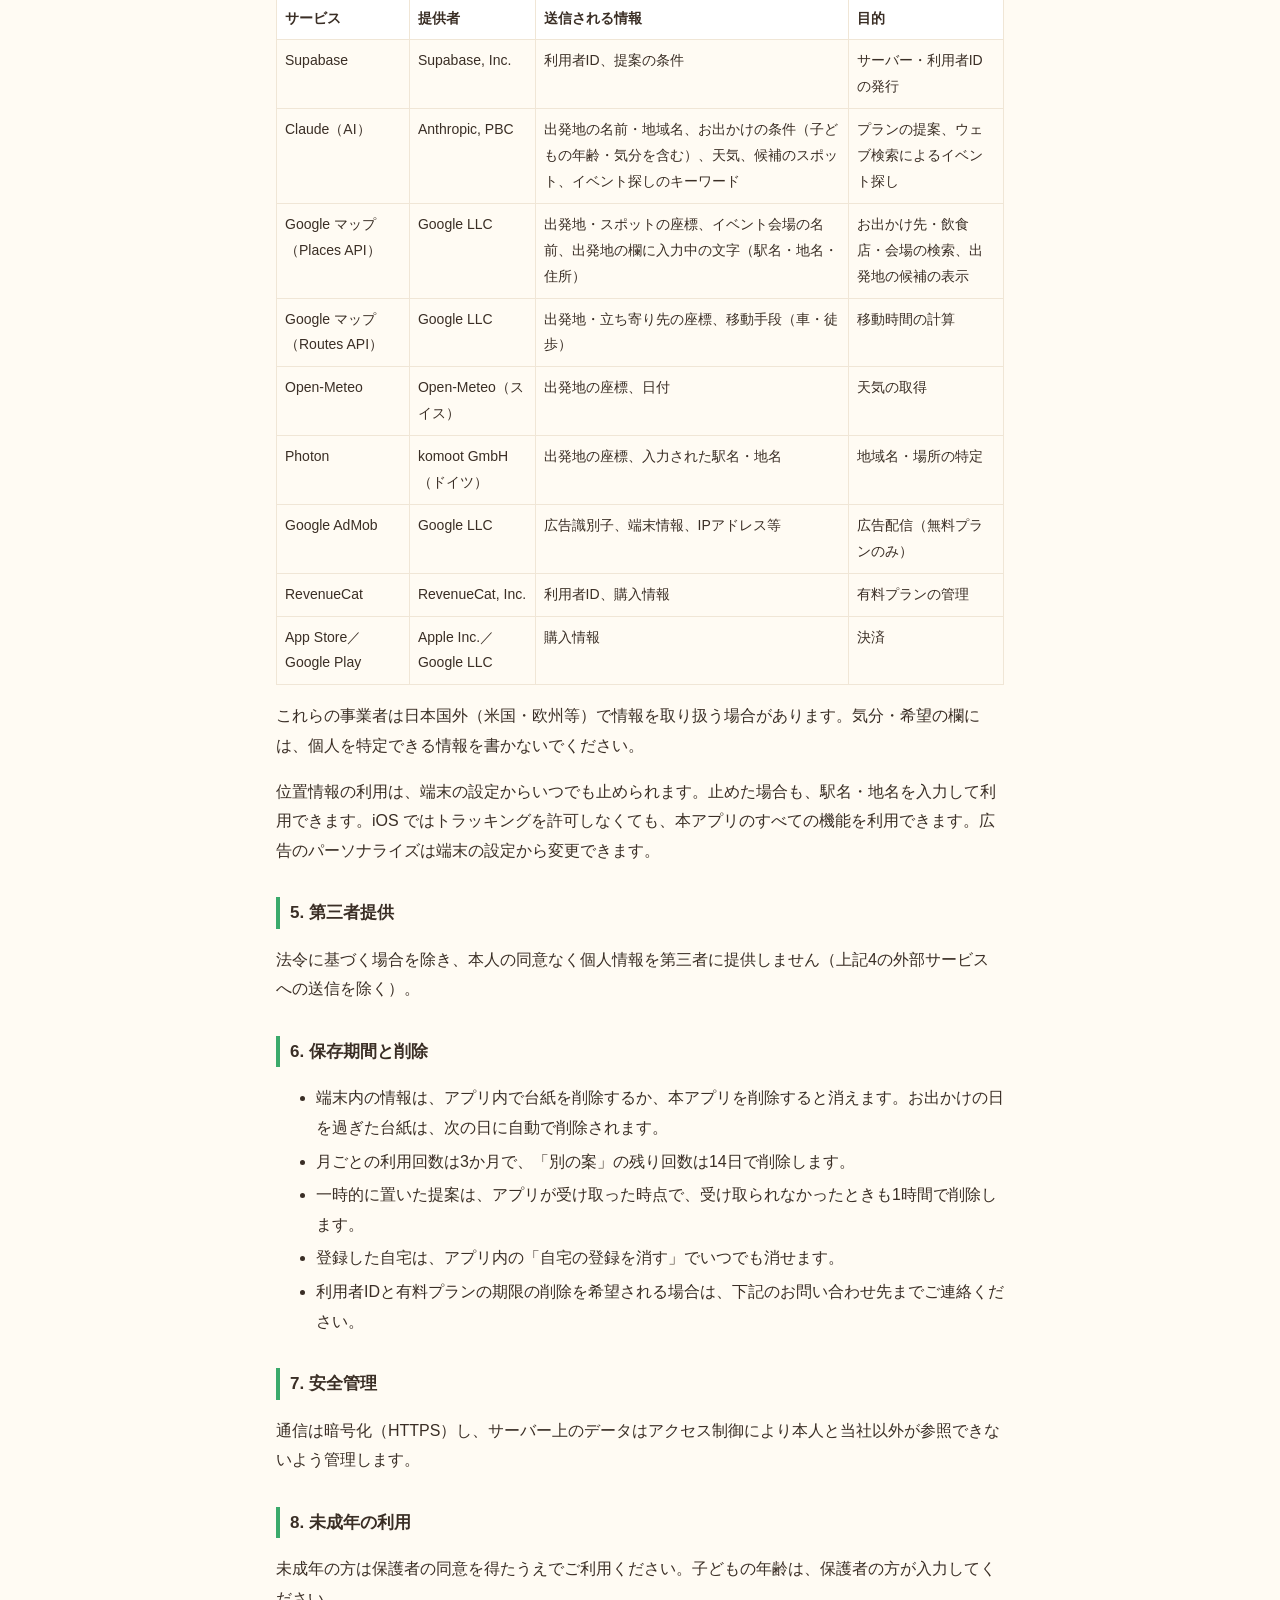
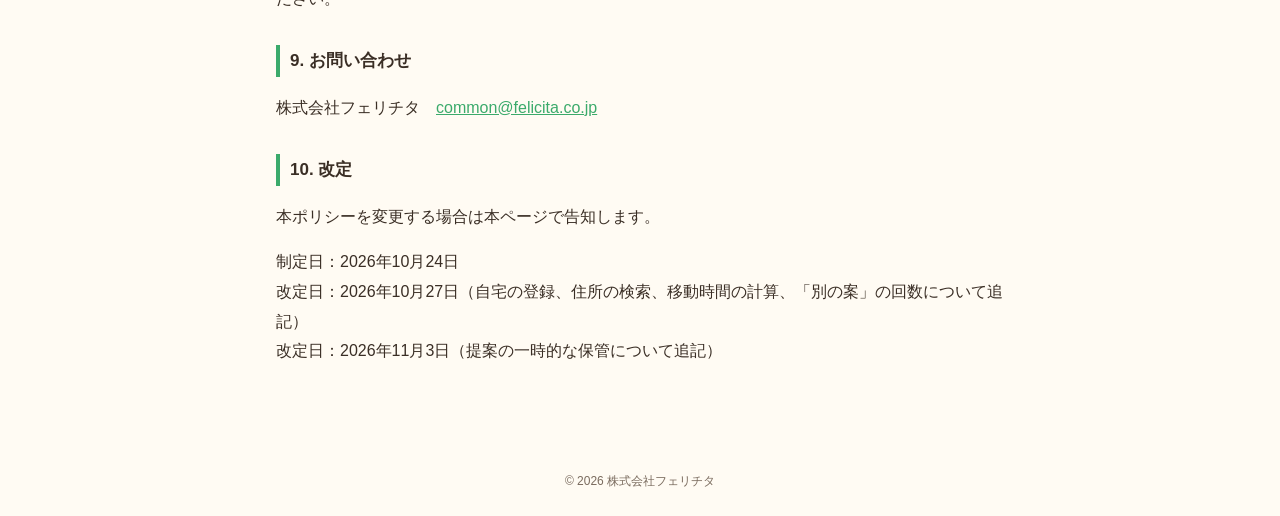
<file: privacy.html>
<!doctype html><html lang="ja"><head><meta charset="utf-8"><meta name="viewport" content="width=device-width,initial-scale=1">
<title>プライバシーポリシー｜あそぷら</title>
<meta name="description" content="お出かけプランアプリ「あそぷら」のプライバシーポリシーです。">
<link rel="canonical" href="https://shuto20.github.io/asopura-legal/privacy.html"><link rel="icon" href="img/favicon.png">
<link rel="stylesheet" href="style.css"></head><body>
<header><small>ASOPURA</small><a href="index.html">あそぷら</a></header>
<nav><a href="index.html">トップ</a><a href="terms.html">利用規約</a><a href="privacy.html">プライバシーポリシー</a><a href="support.html">サポート</a></nav>
<main><h1>プライバシーポリシー</h1>
<p>株式会社フェリチタ（以下「当社」）は、スマートフォンアプリ「あそぷら」（以下「本アプリ」）における利用者情報の取扱いについて、以下のとおり定めます。</p>

<h2>1. 取得する情報</h2>
<ol>
<li><b>出発地の情報</b>：端末の位置情報（利用者が許可した場合のみ）、または利用者が入力した駅名・地名・住所</li>
<li><b>自宅の場所</b>：利用者が「自宅」として登録した場合のみ（端末内にだけ保存します）</li>
<li><b>お出かけの条件</b>：日付、出発時刻、使える時間、移動手段、片道の移動時間、予算、同行者の種類と人数、子どもの年齢、気分・希望（いずれも利用者が選択・入力したもの）</li>
<li><b>イベント探しのキーワード</b>：利用者が入力した言葉と、探す期間</li>
<li><b>識別子</b>：本アプリが初回起動時に自動で発行する利用者ID、広告識別子（IDFA／広告ID）</li>
<li><b>利用状況</b>：月ごとの利用回数</li>
<li><b>購入情報</b>：有料プランの状態と期限（カード番号等の決済情報は Apple／Google が管理し、当社は取得しません）</li>
<li><b>端末情報</b>：OS、端末の種類等（外部サービスのSDKを通じて取得）</li>
</ol>
<p>本アプリに会員登録はありません。氏名・メールアドレス・電話番号は取得しません。子どもの情報は年齢だけで、名前は取得しません。</p>

<h2>2. 情報を保存する場所</h2>
<table>
<tr><th>情報</th><th>保存場所</th></tr>
<tr><td>お出かけの条件、出発地、登録した自宅の場所、提案されたプラン（台紙）、イベント探しの結果</td><td>利用者の端末内のみ（当社のサーバーには保存しません。自宅を出発地にしたときも、その位置は提案のときにだけ送り、自宅として記録はしません）。ただし、提案されたプランは、作成中に通信が途切れても受け取れるよう、アプリが受け取るまで（最長1時間）だけサーバーに一時的に置き、その後削除します</td></tr>
<tr><td>端末の位置情報</td><td>提案のときにだけ使い、当社のサーバーには保存しません</td></tr>
<tr><td>利用者ID、月ごとの利用回数、「別の案」の残り回数、有料プランの期限</td><td>当社のサーバー</td></tr>
</table>

<h2>3. 利用目的</h2>
<ul>
<li>出発地から行ける範囲のお出かけ先・イベントを探し、1日のプランを提案すること</li>
<li>出発地の天気の取得</li>
<li>プランごとの利用回数の管理</li>
<li>有料プランの提供・管理</li>
<li>広告の配信・効果測定</li>
<li>不正利用の防止、お問い合わせへの対応、サービスの改善</li>
</ul>

<h2>4. 外部サービスへの送信</h2>
<p>提案やイベント探しを行うとき、出発地とお出かけの条件は、当社のサーバーを経由して次のサービスに送信されます。</p>
<table>
<tr><th>サービス</th><th>提供者</th><th>送信される情報</th><th>目的</th></tr>
<tr><td>Supabase</td><td>Supabase, Inc.</td><td>利用者ID、提案の条件</td><td>サーバー・利用者IDの発行</td></tr>
<tr><td>Claude（AI）</td><td>Anthropic, PBC</td><td>出発地の名前・地域名、お出かけの条件（子どもの年齢・気分を含む）、天気、候補のスポット、イベント探しのキーワード</td><td>プランの提案、ウェブ検索によるイベント探し</td></tr>
<tr><td>Google マップ（Places API）</td><td>Google LLC</td><td>出発地・スポットの座標、イベント会場の名前、出発地の欄に入力中の文字（駅名・地名・住所）</td><td>お出かけ先・飲食店・会場の検索、出発地の候補の表示</td></tr>
<tr><td>Google マップ（Routes API）</td><td>Google LLC</td><td>出発地・立ち寄り先の座標、移動手段（車・徒歩）</td><td>移動時間の計算</td></tr>
<tr><td>Open-Meteo</td><td>Open-Meteo（スイス）</td><td>出発地の座標、日付</td><td>天気の取得</td></tr>
<tr><td>Photon</td><td>komoot GmbH（ドイツ）</td><td>出発地の座標、入力された駅名・地名</td><td>地域名・場所の特定</td></tr>
<tr><td>Google AdMob</td><td>Google LLC</td><td>広告識別子、端末情報、IPアドレス等</td><td>広告配信（無料プランのみ）</td></tr>
<tr><td>RevenueCat</td><td>RevenueCat, Inc.</td><td>利用者ID、購入情報</td><td>有料プランの管理</td></tr>
<tr><td>App Store／Google Play</td><td>Apple Inc.／Google LLC</td><td>購入情報</td><td>決済</td></tr>
</table>
<p>これらの事業者は日本国外（米国・欧州等）で情報を取り扱う場合があります。気分・希望の欄には、個人を特定できる情報を書かないでください。</p>
<p>位置情報の利用は、端末の設定からいつでも止められます。止めた場合も、駅名・地名を入力して利用できます。iOS ではトラッキングを許可しなくても、本アプリのすべての機能を利用できます。広告のパーソナライズは端末の設定から変更できます。</p>

<h2>5. 第三者提供</h2>
<p>法令に基づく場合を除き、本人の同意なく個人情報を第三者に提供しません（上記4の外部サービスへの送信を除く）。</p>

<h2>6. 保存期間と削除</h2>
<ul>
<li>端末内の情報は、アプリ内で台紙を削除するか、本アプリを削除すると消えます。お出かけの日を過ぎた台紙は、次の日に自動で削除されます。</li>
<li>月ごとの利用回数は3か月で、「別の案」の残り回数は14日で削除します。</li>
<li>一時的に置いた提案は、アプリが受け取った時点で、受け取られなかったときも1時間で削除します。</li>
<li>登録した自宅は、アプリ内の「自宅の登録を消す」でいつでも消せます。</li>
<li>利用者IDと有料プランの期限の削除を希望される場合は、下記のお問い合わせ先までご連絡ください。</li>
</ul>

<h2>7. 安全管理</h2>
<p>通信は暗号化（HTTPS）し、サーバー上のデータはアクセス制御により本人と当社以外が参照できないよう管理します。</p>

<h2>8. 未成年の利用</h2>
<p>未成年の方は保護者の同意を得たうえでご利用ください。子どもの年齢は、保護者の方が入力してください。</p>

<h2>9. お問い合わせ</h2>
<p>株式会社フェリチタ　<a href="mailto:common@felicita.co.jp">common@felicita.co.jp</a></p>

<h2>10. 改定</h2>
<p>本ポリシーを変更する場合は本ページで告知します。</p>
<p>制定日：2026年10月24日<br>改定日：2026年10月27日（自宅の登録、住所の検索、移動時間の計算、「別の案」の回数について追記）<br>改定日：2026年11月3日（提案の一時的な保管について追記）</p>
</main>
<footer>© 2026 株式会社フェリチタ</footer></body></html>
</file>
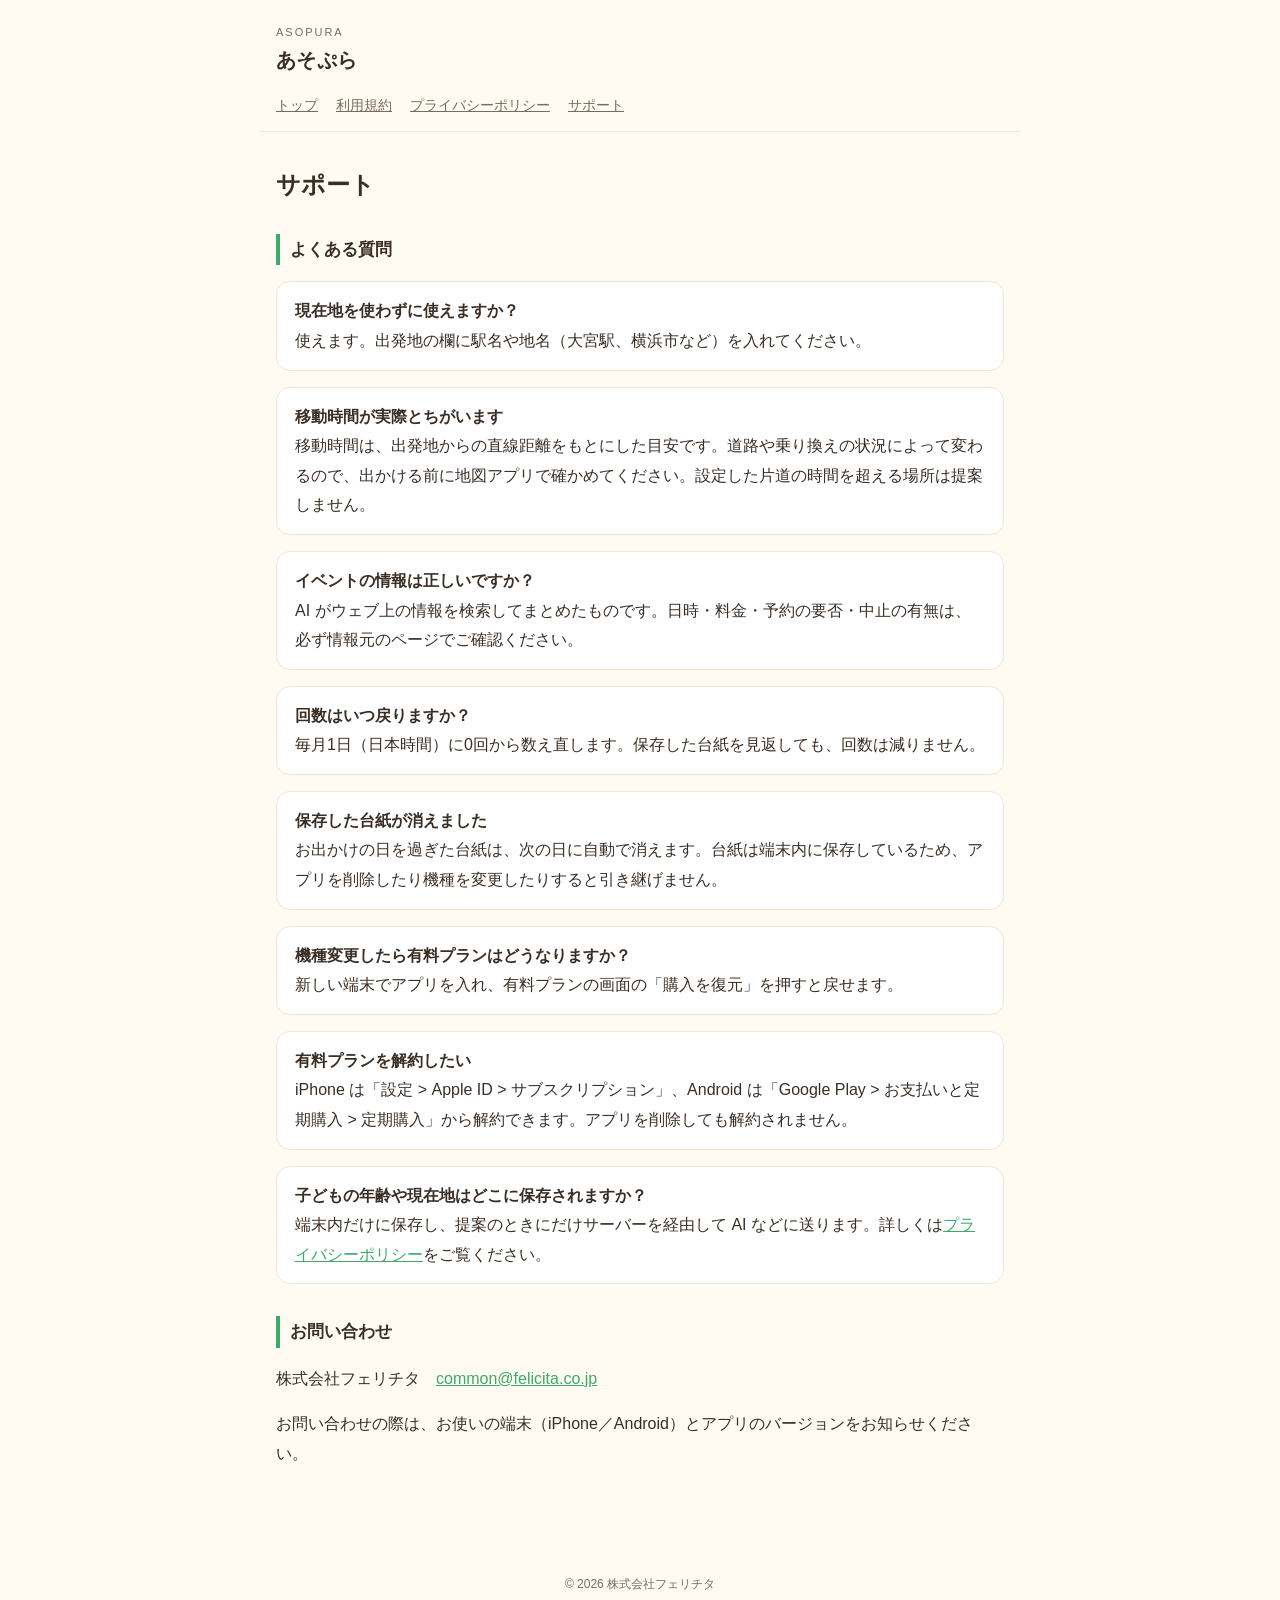
<file: support.html>
<!doctype html><html lang="ja"><head><meta charset="utf-8"><meta name="viewport" content="width=device-width,initial-scale=1">
<title>サポート｜あそぷら</title>
<meta name="description" content="お出かけプランアプリ「あそぷら」のサポート・お問い合わせページです。">
<link rel="canonical" href="https://shuto20.github.io/asopura-legal/support.html"><link rel="icon" href="img/favicon.png">
<link rel="stylesheet" href="style.css"></head><body>
<header><small>ASOPURA</small><a href="index.html">あそぷら</a></header>
<nav><a href="index.html">トップ</a><a href="terms.html">利用規約</a><a href="privacy.html">プライバシーポリシー</a><a href="support.html">サポート</a></nav>
<main><h1>サポート</h1>

<h2>よくある質問</h2>
<div class="card"><b>現在地を使わずに使えますか？</b><br>使えます。出発地の欄に駅名や地名（大宮駅、横浜市など）を入れてください。</div>
<div class="card"><b>移動時間が実際とちがいます</b><br>移動時間は、出発地からの直線距離をもとにした目安です。道路や乗り換えの状況によって変わるので、出かける前に地図アプリで確かめてください。設定した片道の時間を超える場所は提案しません。</div>
<div class="card"><b>イベントの情報は正しいですか？</b><br>AI がウェブ上の情報を検索してまとめたものです。日時・料金・予約の要否・中止の有無は、必ず情報元のページでご確認ください。</div>
<div class="card"><b>回数はいつ戻りますか？</b><br>毎月1日（日本時間）に0回から数え直します。保存した台紙を見返しても、回数は減りません。</div>
<div class="card"><b>保存した台紙が消えました</b><br>お出かけの日を過ぎた台紙は、次の日に自動で消えます。台紙は端末内に保存しているため、アプリを削除したり機種を変更したりすると引き継げません。</div>
<div class="card"><b>機種変更したら有料プランはどうなりますか？</b><br>新しい端末でアプリを入れ、有料プランの画面の「購入を復元」を押すと戻せます。</div>
<div class="card"><b>有料プランを解約したい</b><br>iPhone は「設定 &gt; Apple ID &gt; サブスクリプション」、Android は「Google Play &gt; お支払いと定期購入 &gt; 定期購入」から解約できます。アプリを削除しても解約されません。</div>
<div class="card"><b>子どもの年齢や現在地はどこに保存されますか？</b><br>端末内だけに保存し、提案のときにだけサーバーを経由して AI などに送ります。詳しくは<a href="privacy.html">プライバシーポリシー</a>をご覧ください。</div>

<h2>お問い合わせ</h2>
<p>株式会社フェリチタ　<a href="mailto:common@felicita.co.jp">common@felicita.co.jp</a></p>
<p>お問い合わせの際は、お使いの端末（iPhone／Android）とアプリのバージョンをお知らせください。</p>
</main>
<footer>© 2026 株式会社フェリチタ</footer></body></html>
</file>
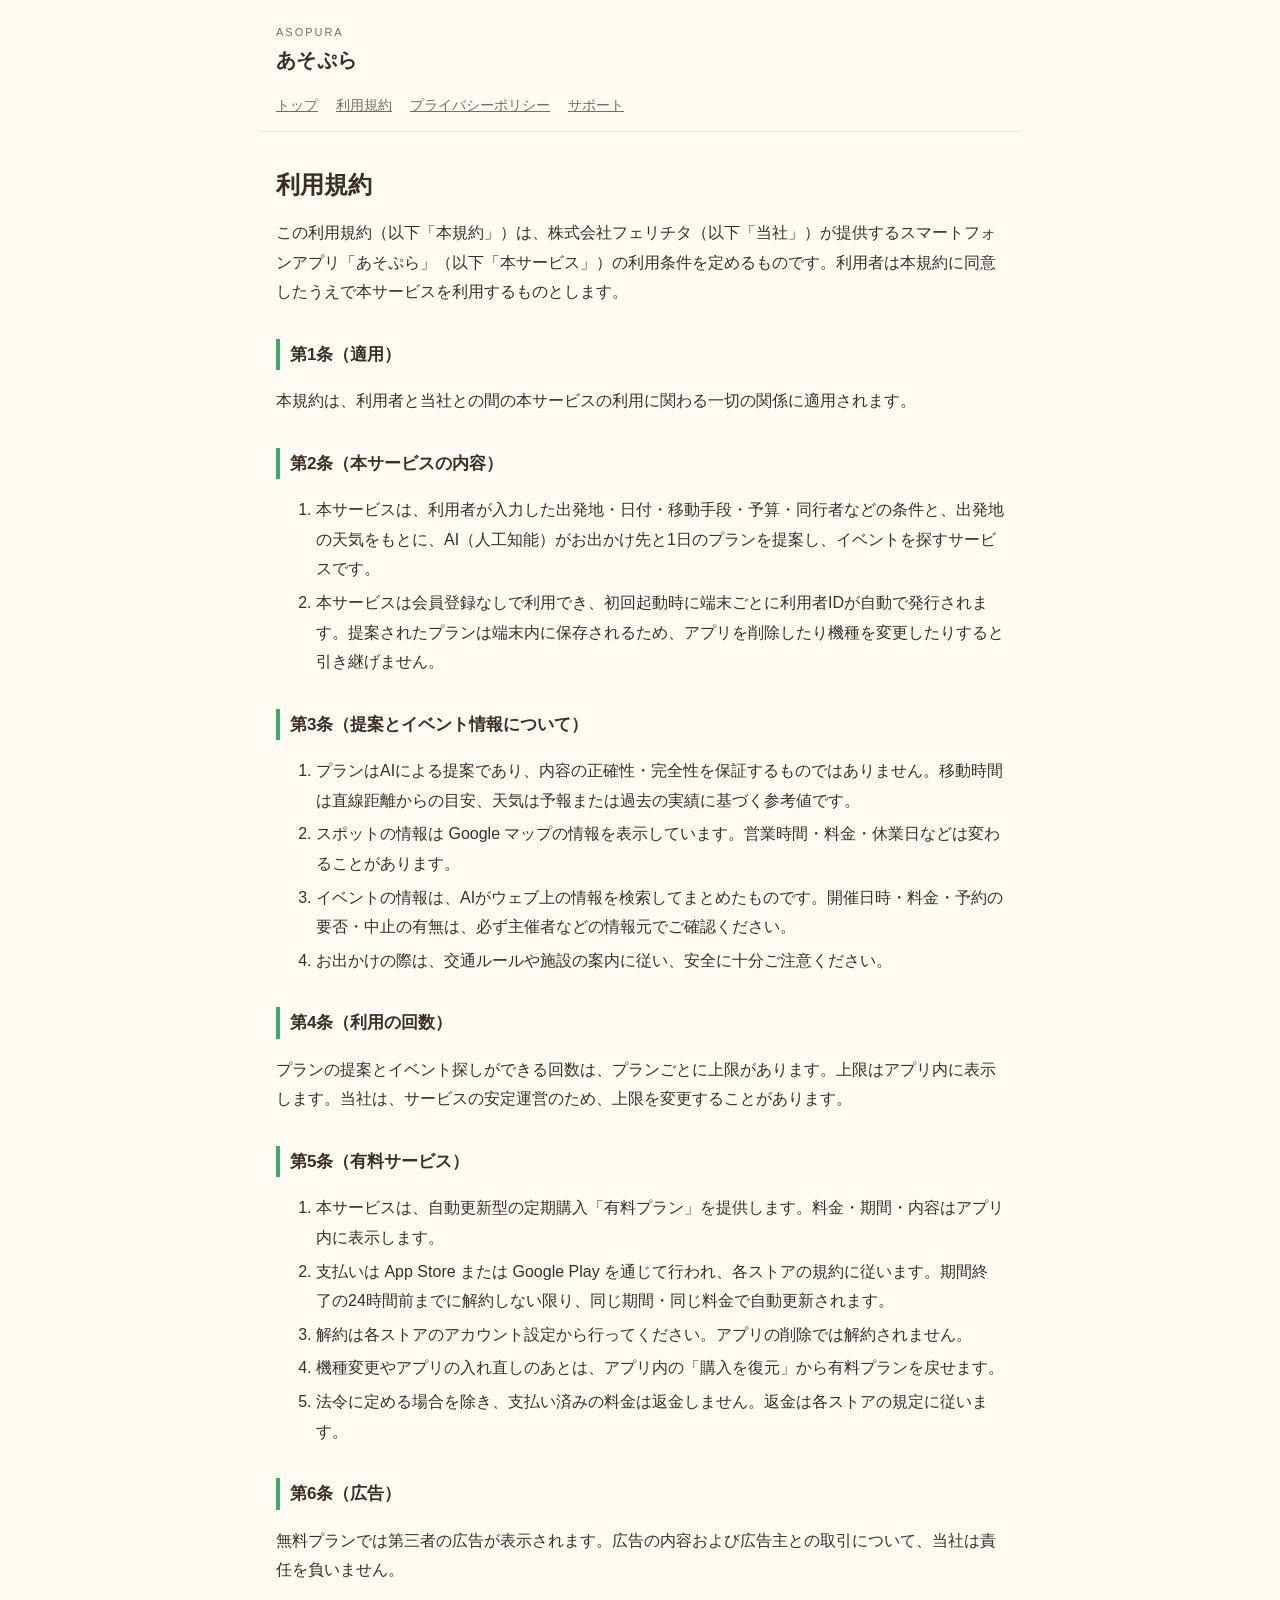
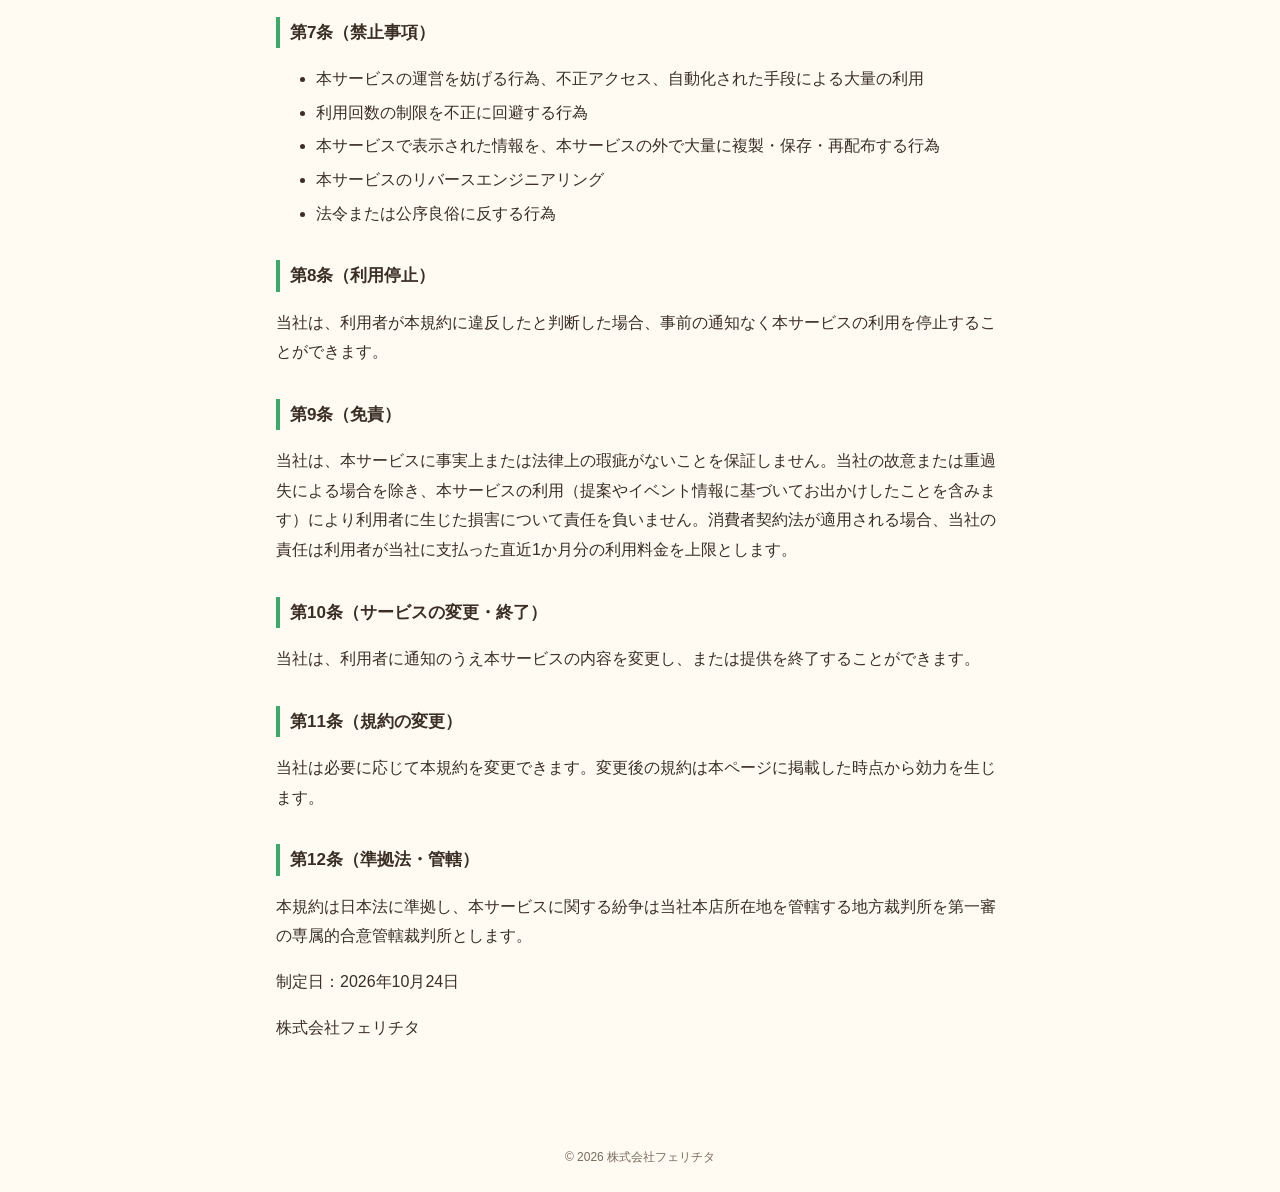
<file: terms.html>
<!doctype html><html lang="ja"><head><meta charset="utf-8"><meta name="viewport" content="width=device-width,initial-scale=1">
<title>利用規約｜あそぷら</title>
<meta name="description" content="お出かけプランアプリ「あそぷら」の利用規約です。">
<link rel="canonical" href="https://shuto20.github.io/asopura-legal/terms.html"><link rel="icon" href="img/favicon.png">
<link rel="stylesheet" href="style.css"></head><body>
<header><small>ASOPURA</small><a href="index.html">あそぷら</a></header>
<nav><a href="index.html">トップ</a><a href="terms.html">利用規約</a><a href="privacy.html">プライバシーポリシー</a><a href="support.html">サポート</a></nav>
<main><h1>利用規約</h1>
<p>この利用規約（以下「本規約」）は、株式会社フェリチタ（以下「当社」）が提供するスマートフォンアプリ「あそぷら」（以下「本サービス」）の利用条件を定めるものです。利用者は本規約に同意したうえで本サービスを利用するものとします。</p>

<h2>第1条（適用）</h2>
<p>本規約は、利用者と当社との間の本サービスの利用に関わる一切の関係に適用されます。</p>

<h2>第2条（本サービスの内容）</h2>
<ol>
<li>本サービスは、利用者が入力した出発地・日付・移動手段・予算・同行者などの条件と、出発地の天気をもとに、AI（人工知能）がお出かけ先と1日のプランを提案し、イベントを探すサービスです。</li>
<li>本サービスは会員登録なしで利用でき、初回起動時に端末ごとに利用者IDが自動で発行されます。提案されたプランは端末内に保存されるため、アプリを削除したり機種を変更したりすると引き継げません。</li>
</ol>

<h2>第3条（提案とイベント情報について）</h2>
<ol>
<li>プランはAIによる提案であり、内容の正確性・完全性を保証するものではありません。移動時間は直線距離からの目安、天気は予報または過去の実績に基づく参考値です。</li>
<li>スポットの情報は Google マップの情報を表示しています。営業時間・料金・休業日などは変わることがあります。</li>
<li>イベントの情報は、AIがウェブ上の情報を検索してまとめたものです。開催日時・料金・予約の要否・中止の有無は、必ず主催者などの情報元でご確認ください。</li>
<li>お出かけの際は、交通ルールや施設の案内に従い、安全に十分ご注意ください。</li>
</ol>

<h2>第4条（利用の回数）</h2>
<p>プランの提案とイベント探しができる回数は、プランごとに上限があります。上限はアプリ内に表示します。当社は、サービスの安定運営のため、上限を変更することがあります。</p>

<h2>第5条（有料サービス）</h2>
<ol>
<li>本サービスは、自動更新型の定期購入「有料プラン」を提供します。料金・期間・内容はアプリ内に表示します。</li>
<li>支払いは App Store または Google Play を通じて行われ、各ストアの規約に従います。期間終了の24時間前までに解約しない限り、同じ期間・同じ料金で自動更新されます。</li>
<li>解約は各ストアのアカウント設定から行ってください。アプリの削除では解約されません。</li>
<li>機種変更やアプリの入れ直しのあとは、アプリ内の「購入を復元」から有料プランを戻せます。</li>
<li>法令に定める場合を除き、支払い済みの料金は返金しません。返金は各ストアの規定に従います。</li>
</ol>

<h2>第6条（広告）</h2>
<p>無料プランでは第三者の広告が表示されます。広告の内容および広告主との取引について、当社は責任を負いません。</p>

<h2>第7条（禁止事項）</h2>
<ul>
<li>本サービスの運営を妨げる行為、不正アクセス、自動化された手段による大量の利用</li>
<li>利用回数の制限を不正に回避する行為</li>
<li>本サービスで表示された情報を、本サービスの外で大量に複製・保存・再配布する行為</li>
<li>本サービスのリバースエンジニアリング</li>
<li>法令または公序良俗に反する行為</li>
</ul>

<h2>第8条（利用停止）</h2>
<p>当社は、利用者が本規約に違反したと判断した場合、事前の通知なく本サービスの利用を停止することができます。</p>

<h2>第9条（免責）</h2>
<p>当社は、本サービスに事実上または法律上の瑕疵がないことを保証しません。当社の故意または重過失による場合を除き、本サービスの利用（提案やイベント情報に基づいてお出かけしたことを含みます）により利用者に生じた損害について責任を負いません。消費者契約法が適用される場合、当社の責任は利用者が当社に支払った直近1か月分の利用料金を上限とします。</p>

<h2>第10条（サービスの変更・終了）</h2>
<p>当社は、利用者に通知のうえ本サービスの内容を変更し、または提供を終了することができます。</p>

<h2>第11条（規約の変更）</h2>
<p>当社は必要に応じて本規約を変更できます。変更後の規約は本ページに掲載した時点から効力を生じます。</p>

<h2>第12条（準拠法・管轄）</h2>
<p>本規約は日本法に準拠し、本サービスに関する紛争は当社本店所在地を管轄する地方裁判所を第一審の専属的合意管轄裁判所とします。</p>

<p>制定日：2026年10月24日</p>
<p>株式会社フェリチタ</p>
</main>
<footer>© 2026 株式会社フェリチタ</footer></body></html>
</file>
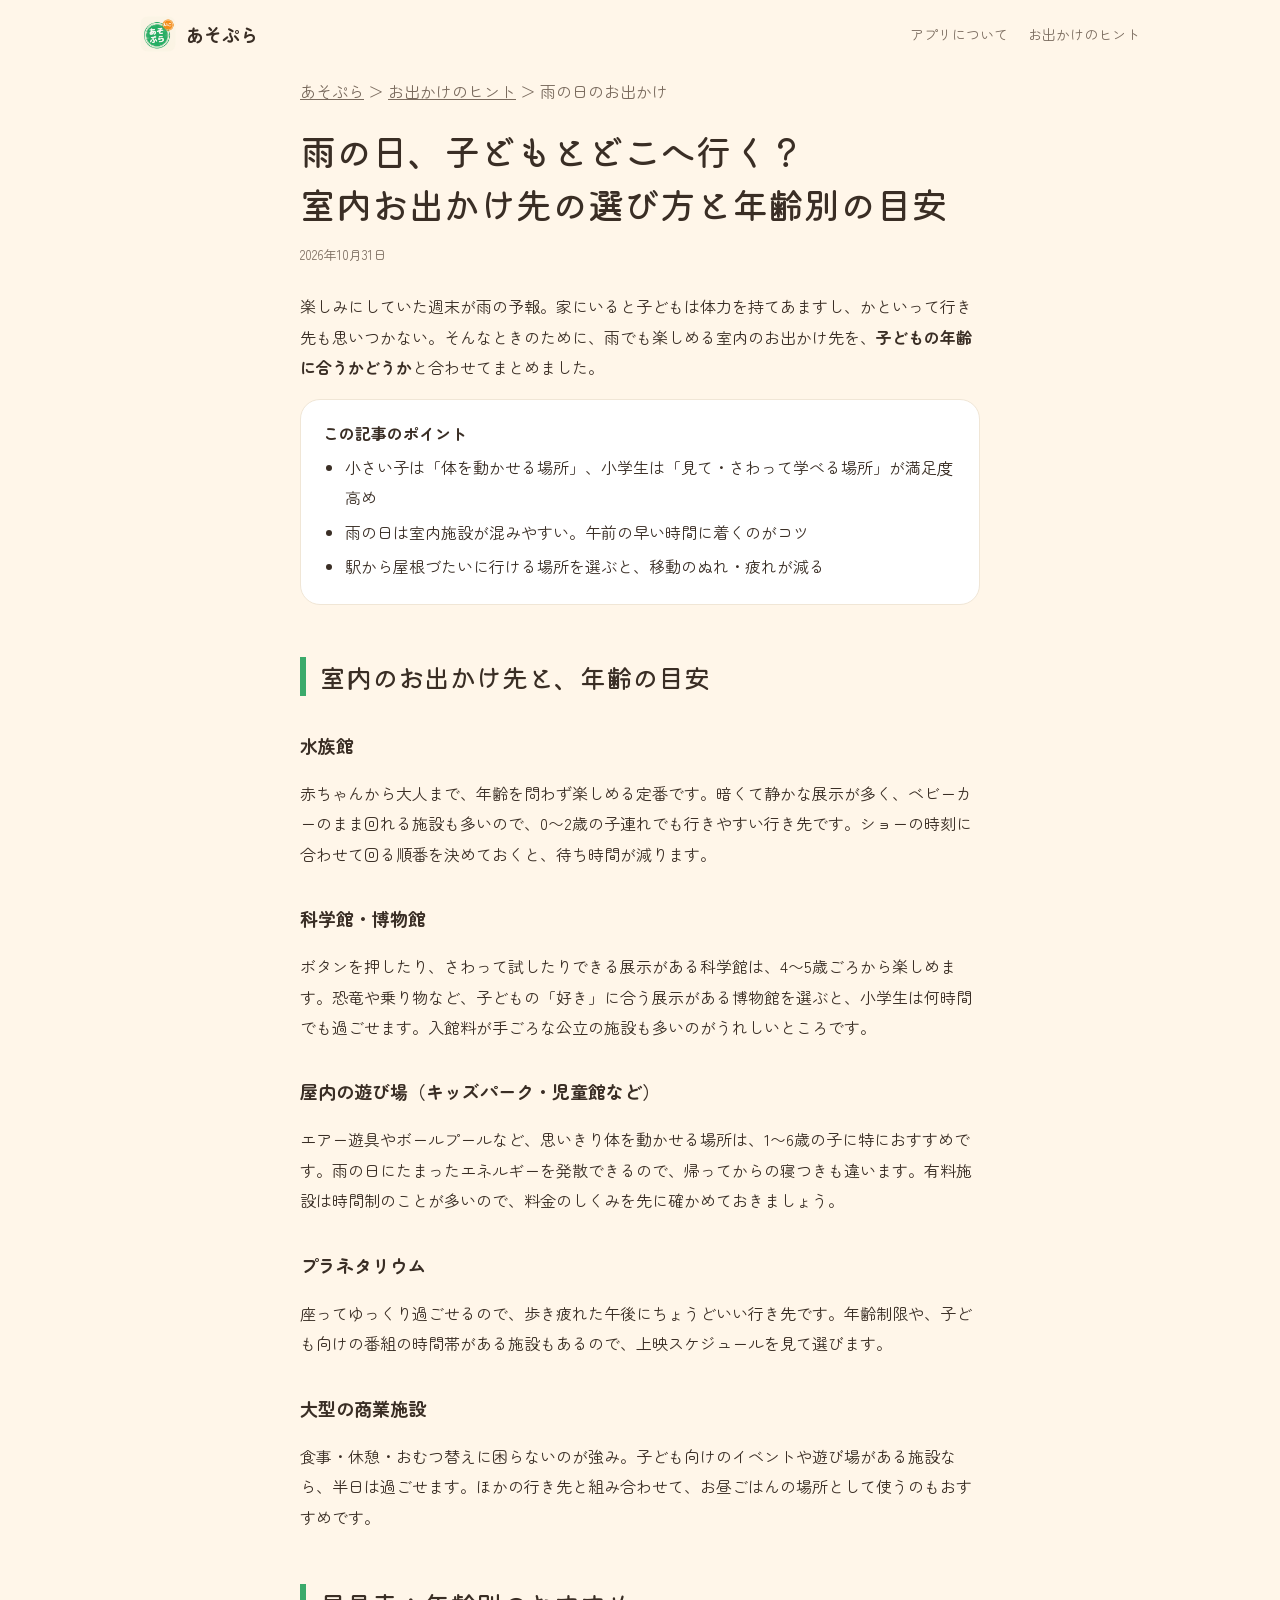
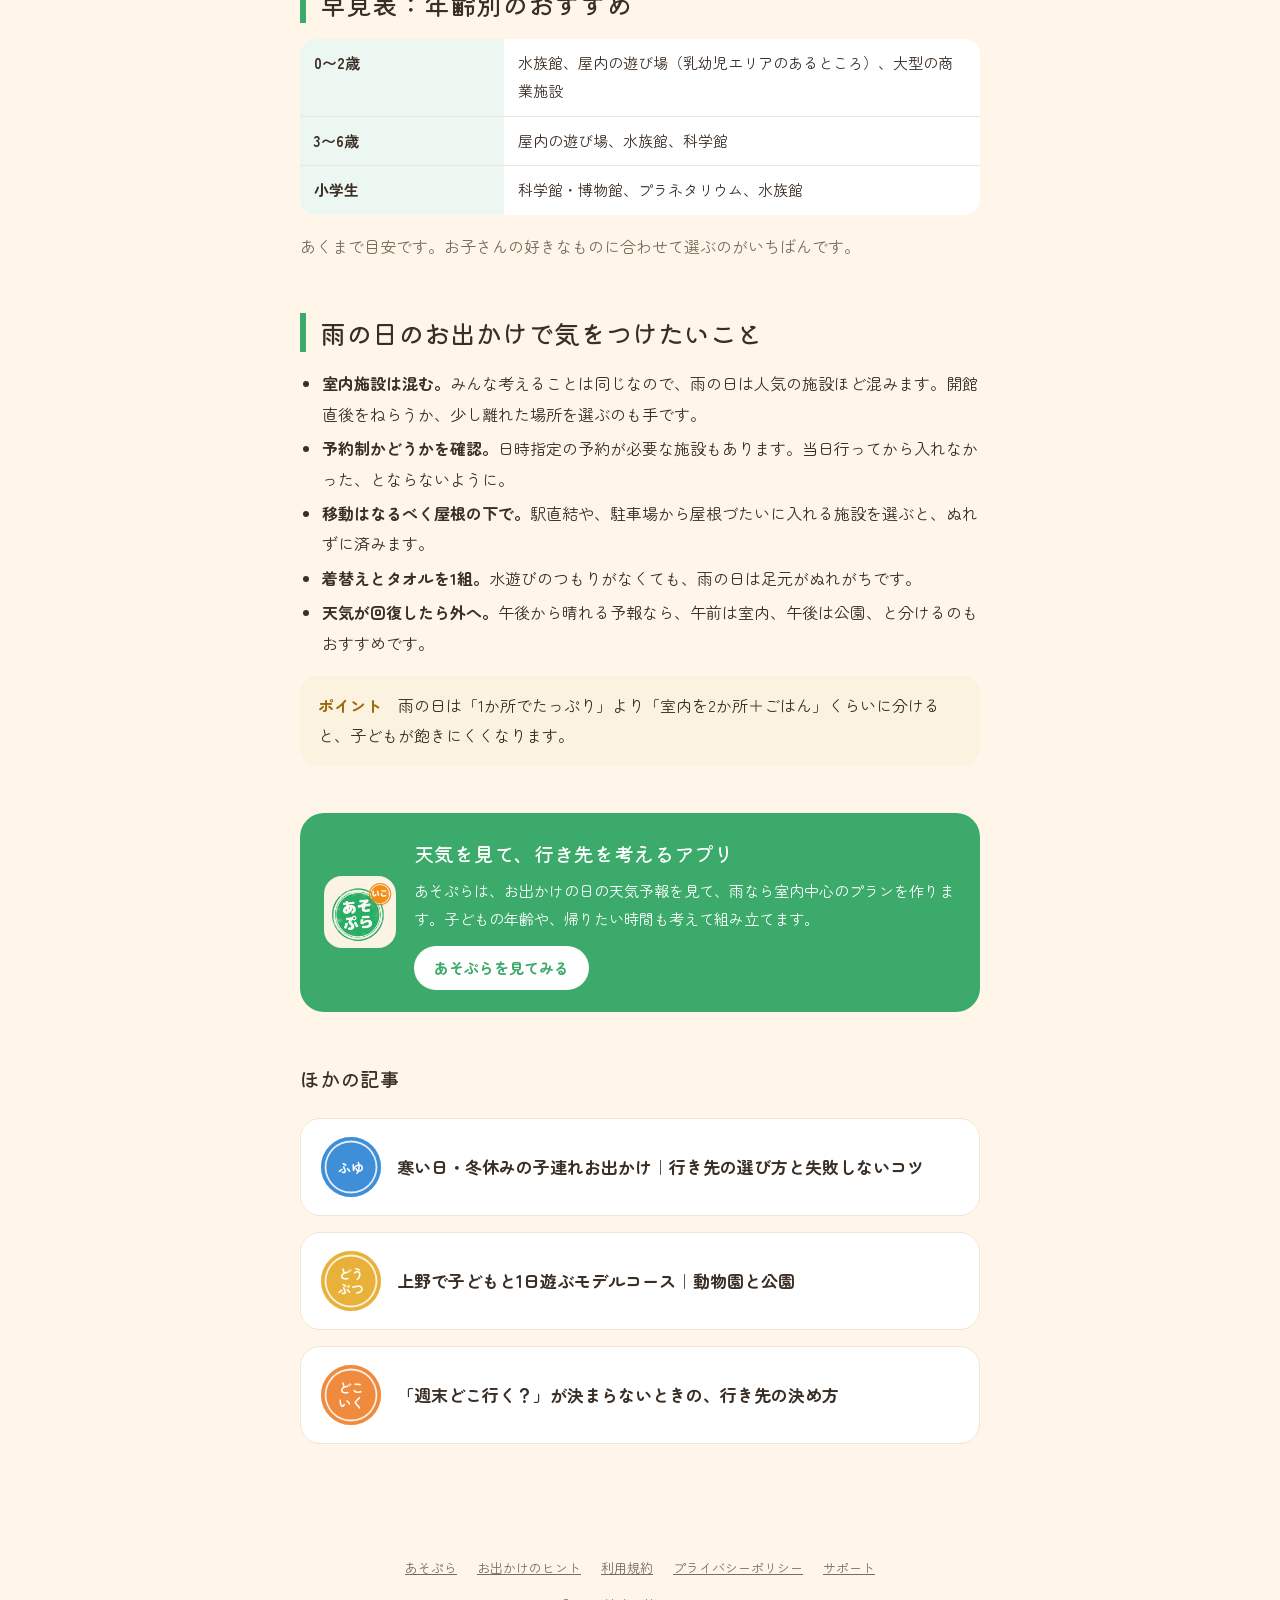
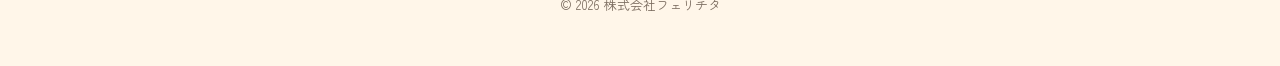
<file: column/ame-no-hi.html>
<!doctype html><html lang="ja"><head><meta charset="utf-8"><meta name="viewport" content="width=device-width,initial-scale=1">
<title>雨の日、子どもとどこへ行く？ 室内お出かけ先の選び方と年齢別の目安｜あそぷら</title>
<meta name="description" content="雨の週末、子連れでどこに行くか迷ったときに。水族館・科学館・屋内の遊び場・プラネタリウムなど、室内のお出かけ先を年齢別の向き不向きと合わせて紹介します。雨の日ならではの混雑や持ち物の注意点も。">
<link rel="canonical" href="https://shuto20.github.io/asopura-legal/column/ame-no-hi.html">
<meta name="theme-color" content="#3BAA6B">
<meta property="og:type" content="article">
<meta property="og:site_name" content="あそぷら">
<meta property="og:title" content="雨の日、子どもとどこへ行く？ 室内お出かけ先の選び方">
<meta property="og:description" content="水族館・科学館・屋内の遊び場など、雨の日の室内お出かけ先を年齢別の目安と合わせて紹介します。">
<meta property="og:url" content="https://shuto20.github.io/asopura-legal/column/ame-no-hi.html">
<meta property="og:image" content="https://shuto20.github.io/asopura-legal/img/ogp.jpg">
<meta name="twitter:card" content="summary_large_image">
<link rel="icon" href="../img/favicon.png">
<link rel="preconnect" href="https://fonts.googleapis.com"><link rel="preconnect" href="https://fonts.gstatic.com" crossorigin>
<link href="https://fonts.googleapis.com/css2?family=Kiwi+Maru:wght@500&family=Zen+Maru+Gothic:wght@400;700&display=swap" rel="stylesheet">
<link rel="stylesheet" href="../lp.css"><link rel="stylesheet" href="column.css">
<script type="application/ld+json">
{
  "@context": "https://schema.org",
  "@graph": [
    {
      "@type": "Article",
      "headline": "雨の日、子どもとどこへ行く？ 室内お出かけ先の選び方と年齢別の目安",
      "datePublished": "2026-10-31",
      "dateModified": "2026-10-31",
      "image": "https://shuto20.github.io/asopura-legal/img/ogp.jpg",
      "author": { "@type": "Organization", "name": "あそぷら編集部（株式会社フェリチタ）" },
      "publisher": { "@type": "Organization", "name": "株式会社フェリチタ", "logo": { "@type": "ImageObject", "url": "https://shuto20.github.io/asopura-legal/img/icon.png" } },
      "mainEntityOfPage": "https://shuto20.github.io/asopura-legal/column/ame-no-hi.html"
    },
    {
      "@type": "BreadcrumbList",
      "itemListElement": [
        { "@type": "ListItem", "position": 1, "name": "あそぷら", "item": "https://shuto20.github.io/asopura-legal/" },
        { "@type": "ListItem", "position": 2, "name": "お出かけのヒント", "item": "https://shuto20.github.io/asopura-legal/column/" },
        { "@type": "ListItem", "position": 3, "name": "雨の日、子どもとどこへ行く？" }
      ]
    }
  ]
}
</script>
</head><body>

<header class="top">
  <a class="brand" href="../"><img src="../img/icon.png" alt="あそぷらのアイコン" width="256" height="256">あそぷら</a>
  <nav><a href="../">アプリについて</a><a href="./">お出かけのヒント</a></nav>
</header>

<main class="article">
  <p class="crumbs"><a href="../">あそぷら</a> ＞ <a href="./">お出かけのヒント</a> ＞ 雨の日のお出かけ</p>
  <h1 class="maru">雨の日、子どもとどこへ行く？<br>室内お出かけ先の選び方と年齢別の目安</h1>
  <p class="date">2026年10月31日</p>

  <p>楽しみにしていた週末が雨の予報。家にいると子どもは体力を持てあますし、かといって行き先も思いつかない。そんなときのために、雨でも楽しめる室内のお出かけ先を、<b>子どもの年齢に合うかどうか</b>と合わせてまとめました。</p>

  <div class="summary">
    <b>この記事のポイント</b>
    <ul>
      <li>小さい子は「体を動かせる場所」、小学生は「見て・さわって学べる場所」が満足度高め</li>
      <li>雨の日は室内施設が混みやすい。午前の早い時間に着くのがコツ</li>
      <li>駅から屋根づたいに行ける場所を選ぶと、移動のぬれ・疲れが減る</li>
    </ul>
  </div>

  <h2>室内のお出かけ先と、年齢の目安</h2>

  <h3>水族館</h3>
  <p>赤ちゃんから大人まで、年齢を問わず楽しめる定番です。暗くて静かな展示が多く、ベビーカーのまま回れる施設も多いので、0〜2歳の子連れでも行きやすい行き先です。ショーの時刻に合わせて回る順番を決めておくと、待ち時間が減ります。</p>

  <h3>科学館・博物館</h3>
  <p>ボタンを押したり、さわって試したりできる展示がある科学館は、4〜5歳ごろから楽しめます。恐竜や乗り物など、子どもの「好き」に合う展示がある博物館を選ぶと、小学生は何時間でも過ごせます。入館料が手ごろな公立の施設も多いのがうれしいところです。</p>

  <h3>屋内の遊び場（キッズパーク・児童館など）</h3>
  <p>エアー遊具やボールプールなど、思いきり体を動かせる場所は、1〜6歳の子に特におすすめです。雨の日にたまったエネルギーを発散できるので、帰ってからの寝つきも違います。有料施設は時間制のことが多いので、料金のしくみを先に確かめておきましょう。</p>

  <h3>プラネタリウム</h3>
  <p>座ってゆっくり過ごせるので、歩き疲れた午後にちょうどいい行き先です。年齢制限や、子ども向けの番組の時間帯がある施設もあるので、上映スケジュールを見て選びます。</p>

  <h3>大型の商業施設</h3>
  <p>食事・休憩・おむつ替えに困らないのが強み。子ども向けのイベントや遊び場がある施設なら、半日は過ごせます。ほかの行き先と組み合わせて、お昼ごはんの場所として使うのもおすすめです。</p>

  <h2>早見表：年齢別のおすすめ</h2>
  <table class="facts">
    <tr><th>0〜2歳</th><td>水族館、屋内の遊び場（乳幼児エリアのあるところ）、大型の商業施設</td></tr>
    <tr><th>3〜6歳</th><td>屋内の遊び場、水族館、科学館</td></tr>
    <tr><th>小学生</th><td>科学館・博物館、プラネタリウム、水族館</td></tr>
  </table>
  <p class="note-s">あくまで目安です。お子さんの好きなものに合わせて選ぶのがいちばんです。</p>

  <h2>雨の日のお出かけで気をつけたいこと</h2>
  <ul>
    <li><b>室内施設は混む。</b>みんな考えることは同じなので、雨の日は人気の施設ほど混みます。開館直後をねらうか、少し離れた場所を選ぶのも手です。</li>
    <li><b>予約制かどうかを確認。</b>日時指定の予約が必要な施設もあります。当日行ってから入れなかった、とならないように。</li>
    <li><b>移動はなるべく屋根の下で。</b>駅直結や、駐車場から屋根づたいに入れる施設を選ぶと、ぬれずに済みます。</li>
    <li><b>着替えとタオルを1組。</b>水遊びのつもりがなくても、雨の日は足元がぬれがちです。</li>
    <li><b>天気が回復したら外へ。</b>午後から晴れる予報なら、午前は室内、午後は公園、と分けるのもおすすめです。</li>
  </ul>

  <div class="tip"><b>ポイント</b>　雨の日は「1か所でたっぷり」より「室内を2か所＋ごはん」くらいに分けると、子どもが飽きにくくなります。</div>

  <div class="appbox">
    <img src="../img/icon.png" alt="" width="256" height="256">
    <div>
      <b>天気を見て、行き先を考えるアプリ</b>
      <p>あそぷらは、お出かけの日の天気予報を見て、雨なら室内中心のプランを作ります。子どもの年齢や、帰りたい時間も考えて組み立てます。</p>
      <a class="more" href="../">あそぷらを見てみる</a>
    </div>
  </div>

  <div class="related">
    <h2>ほかの記事</h2>
    <div class="list">
      <a href="fuyu-kodure.html"><span class="stamp" style="--c:var(--blue)">ふゆ</span><span><b>寒い日・冬休みの子連れお出かけ｜行き先の選び方と失敗しないコツ</b></span></a>
      <a href="ueno-kodure.html"><span class="stamp" style="--c:var(--yellow)">どう<br>ぶつ</span><span><b>上野で子どもと1日遊ぶモデルコース｜動物園と公園</b></span></a>
      <a href="kimekata.html"><span class="stamp" style="--c:var(--orange)">どこ<br>いく</span><span><b>「週末どこ行く？」が決まらないときの、行き先の決め方</b></span></a>
    </div>
  </div>
</main>

<footer>
  <nav><a href="../">あそぷら</a><a href="./">お出かけのヒント</a><a href="../terms.html">利用規約</a><a href="../privacy.html">プライバシーポリシー</a><a href="../support.html">サポート</a></nav>
  © 2026 株式会社フェリチタ
</footer>
</body></html>
</file>
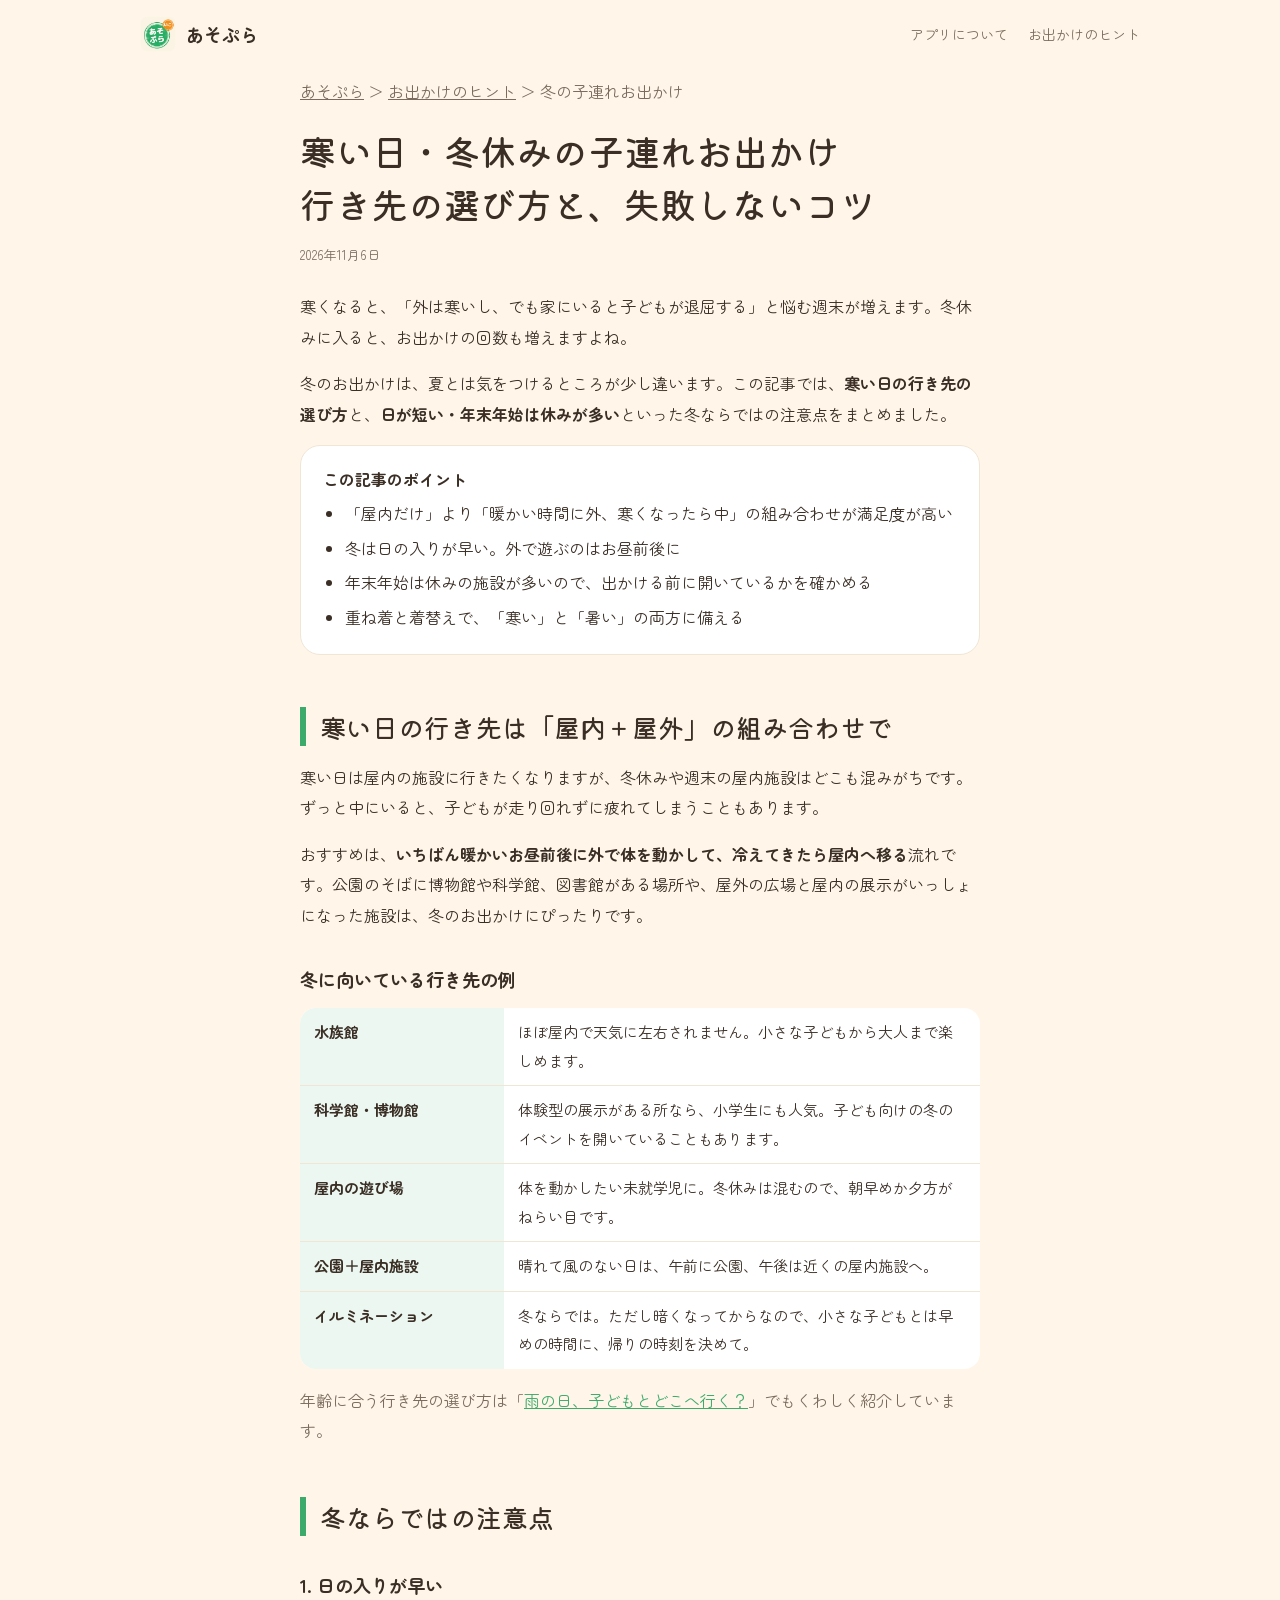
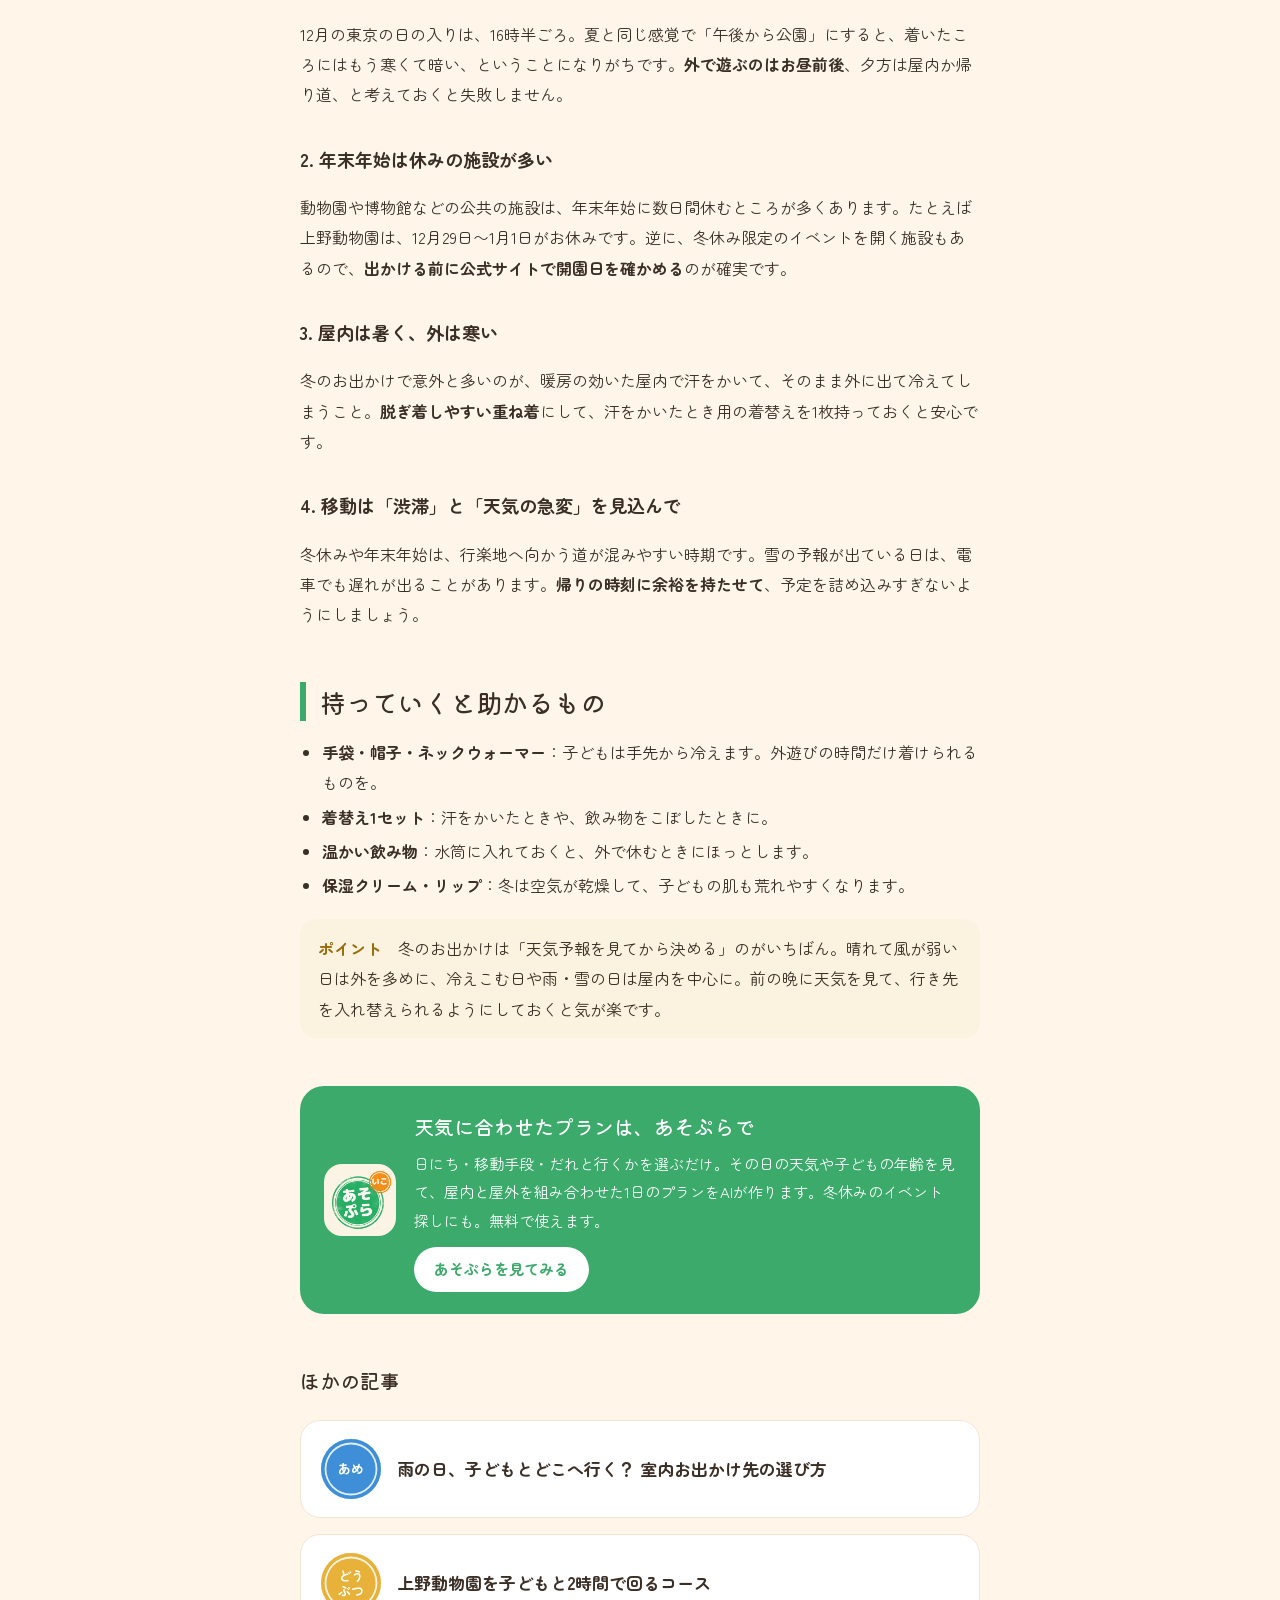
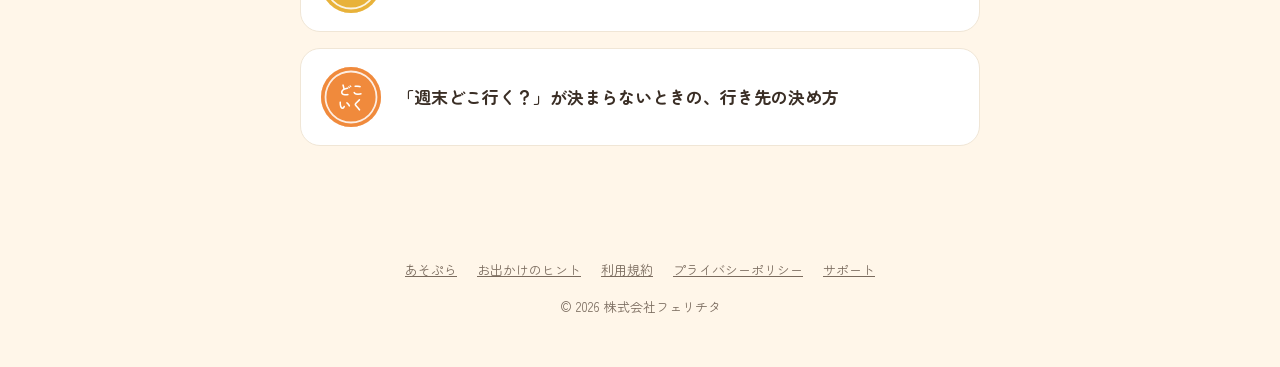
<file: column/fuyu-kodure.html>
<!doctype html><html lang="ja"><head><meta charset="utf-8"><meta name="viewport" content="width=device-width,initial-scale=1">
<title>寒い日・冬休みの子連れお出かけ｜行き先の選び方と、寒さ・年末年始で失敗しないコツ｜あそぷら</title>
<meta name="description" content="冬休みや寒い週末、子どもとどこへ行く？ 屋内と屋外の組み合わせ方、年齢別の行き先の目安、日が短い冬ならではの時間の考え方、年末年始の休みに気をつけることなど、冬の子連れお出かけで失敗しないコツをまとめました。">
<link rel="canonical" href="https://shuto20.github.io/asopura-legal/column/fuyu-kodure.html">
<meta name="theme-color" content="#3BAA6B">
<meta property="og:type" content="article">
<meta property="og:site_name" content="あそぷら">
<meta property="og:title" content="寒い日・冬休みの子連れお出かけ｜行き先の選び方と失敗しないコツ">
<meta property="og:description" content="屋内と屋外の組み合わせ方、日が短い冬の時間の考え方、年末年始の休みなど、冬の子連れお出かけのコツをまとめました。">
<meta property="og:url" content="https://shuto20.github.io/asopura-legal/column/fuyu-kodure.html">
<meta property="og:image" content="https://shuto20.github.io/asopura-legal/img/ogp.jpg">
<meta name="twitter:card" content="summary_large_image">
<link rel="icon" href="../img/favicon.png">
<link rel="preconnect" href="https://fonts.googleapis.com"><link rel="preconnect" href="https://fonts.gstatic.com" crossorigin>
<link href="https://fonts.googleapis.com/css2?family=Kiwi+Maru:wght@500&family=Zen+Maru+Gothic:wght@400;700&display=swap" rel="stylesheet">
<link rel="stylesheet" href="../lp.css"><link rel="stylesheet" href="column.css">
<script type="application/ld+json">
{
  "@context": "https://schema.org",
  "@graph": [
    {
      "@type": "Article",
      "headline": "寒い日・冬休みの子連れお出かけ｜行き先の選び方と、寒さ・年末年始で失敗しないコツ",
      "datePublished": "2026-11-06",
      "dateModified": "2026-11-06",
      "image": "https://shuto20.github.io/asopura-legal/img/ogp.jpg",
      "author": { "@type": "Organization", "name": "あそぷら編集部（株式会社フェリチタ）" },
      "publisher": { "@type": "Organization", "name": "株式会社フェリチタ", "logo": { "@type": "ImageObject", "url": "https://shuto20.github.io/asopura-legal/img/icon.png" } },
      "mainEntityOfPage": "https://shuto20.github.io/asopura-legal/column/fuyu-kodure.html"
    },
    {
      "@type": "BreadcrumbList",
      "itemListElement": [
        { "@type": "ListItem", "position": 1, "name": "あそぷら", "item": "https://shuto20.github.io/asopura-legal/" },
        { "@type": "ListItem", "position": 2, "name": "お出かけのヒント", "item": "https://shuto20.github.io/asopura-legal/column/" },
        { "@type": "ListItem", "position": 3, "name": "寒い日・冬休みの子連れお出かけ" }
      ]
    }
  ]
}
</script>
</head><body>

<header class="top">
  <a class="brand" href="../"><img src="../img/icon.png" alt="あそぷらのアイコン" width="256" height="256">あそぷら</a>
  <nav><a href="../">アプリについて</a><a href="./">お出かけのヒント</a></nav>
</header>

<main class="article">
  <p class="crumbs"><a href="../">あそぷら</a> ＞ <a href="./">お出かけのヒント</a> ＞ 冬の子連れお出かけ</p>
  <h1 class="maru">寒い日・冬休みの子連れお出かけ<br>行き先の選び方と、失敗しないコツ</h1>
  <p class="date">2026年11月6日</p>

  <p>寒くなると、「外は寒いし、でも家にいると子どもが退屈する」と悩む週末が増えます。冬休みに入ると、お出かけの回数も増えますよね。</p>
  <p>冬のお出かけは、夏とは気をつけるところが少し違います。この記事では、<b>寒い日の行き先の選び方</b>と、<b>日が短い・年末年始は休みが多い</b>といった冬ならではの注意点をまとめました。</p>

  <div class="summary">
    <b>この記事のポイント</b>
    <ul>
      <li>「屋内だけ」より「暖かい時間に外、寒くなったら中」の組み合わせが満足度が高い</li>
      <li>冬は日の入りが早い。外で遊ぶのはお昼前後に</li>
      <li>年末年始は休みの施設が多いので、出かける前に開いているかを確かめる</li>
      <li>重ね着と着替えで、「寒い」と「暑い」の両方に備える</li>
    </ul>
  </div>

  <h2>寒い日の行き先は「屋内＋屋外」の組み合わせで</h2>
  <p>寒い日は屋内の施設に行きたくなりますが、冬休みや週末の屋内施設はどこも混みがちです。ずっと中にいると、子どもが走り回れずに疲れてしまうこともあります。</p>
  <p>おすすめは、<b>いちばん暖かいお昼前後に外で体を動かして、冷えてきたら屋内へ移る</b>流れです。公園のそばに博物館や科学館、図書館がある場所や、屋外の広場と屋内の展示がいっしょになった施設は、冬のお出かけにぴったりです。</p>

  <h3>冬に向いている行き先の例</h3>
  <table class="facts">
    <tr><th>水族館</th><td>ほぼ屋内で天気に左右されません。小さな子どもから大人まで楽しめます。</td></tr>
    <tr><th>科学館・博物館</th><td>体験型の展示がある所なら、小学生にも人気。子ども向けの冬のイベントを開いていることもあります。</td></tr>
    <tr><th>屋内の遊び場</th><td>体を動かしたい未就学児に。冬休みは混むので、朝早めか夕方がねらい目です。</td></tr>
    <tr><th>公園＋屋内施設</th><td>晴れて風のない日は、午前に公園、午後は近くの屋内施設へ。</td></tr>
    <tr><th>イルミネーション</th><td>冬ならでは。ただし暗くなってからなので、小さな子どもとは早めの時間に、帰りの時刻を決めて。</td></tr>
  </table>
  <p class="note-s">年齢に合う行き先の選び方は「<a href="ame-no-hi.html">雨の日、子どもとどこへ行く？</a>」でもくわしく紹介しています。</p>

  <h2>冬ならではの注意点</h2>

  <h3>1. 日の入りが早い</h3>
  <p>12月の東京の日の入りは、16時半ごろ。夏と同じ感覚で「午後から公園」にすると、着いたころにはもう寒くて暗い、ということになりがちです。<b>外で遊ぶのはお昼前後</b>、夕方は屋内か帰り道、と考えておくと失敗しません。</p>

  <h3>2. 年末年始は休みの施設が多い</h3>
  <p>動物園や博物館などの公共の施設は、年末年始に数日間休むところが多くあります。たとえば上野動物園は、12月29日〜1月1日がお休みです。逆に、冬休み限定のイベントを開く施設もあるので、<b>出かける前に公式サイトで開園日を確かめる</b>のが確実です。</p>

  <h3>3. 屋内は暑く、外は寒い</h3>
  <p>冬のお出かけで意外と多いのが、暖房の効いた屋内で汗をかいて、そのまま外に出て冷えてしまうこと。<b>脱ぎ着しやすい重ね着</b>にして、汗をかいたとき用の着替えを1枚持っておくと安心です。</p>

  <h3>4. 移動は「渋滞」と「天気の急変」を見込んで</h3>
  <p>冬休みや年末年始は、行楽地へ向かう道が混みやすい時期です。雪の予報が出ている日は、電車でも遅れが出ることがあります。<b>帰りの時刻に余裕を持たせて</b>、予定を詰め込みすぎないようにしましょう。</p>

  <h2>持っていくと助かるもの</h2>
  <ul>
    <li><b>手袋・帽子・ネックウォーマー</b>：子どもは手先から冷えます。外遊びの時間だけ着けられるものを。</li>
    <li><b>着替え1セット</b>：汗をかいたときや、飲み物をこぼしたときに。</li>
    <li><b>温かい飲み物</b>：水筒に入れておくと、外で休むときにほっとします。</li>
    <li><b>保湿クリーム・リップ</b>：冬は空気が乾燥して、子どもの肌も荒れやすくなります。</li>
  </ul>

  <div class="tip"><b>ポイント</b>　冬のお出かけは「天気予報を見てから決める」のがいちばん。晴れて風が弱い日は外を多めに、冷えこむ日や雨・雪の日は屋内を中心に。前の晩に天気を見て、行き先を入れ替えられるようにしておくと気が楽です。</div>

  <div class="appbox">
    <img src="../img/icon.png" alt="" width="256" height="256">
    <div>
      <b>天気に合わせたプランは、あそぷらで</b>
      <p>日にち・移動手段・だれと行くかを選ぶだけ。その日の天気や子どもの年齢を見て、屋内と屋外を組み合わせた1日のプランをAIが作ります。冬休みのイベント探しにも。無料で使えます。</p>
      <a class="more" href="../">あそぷらを見てみる</a>
    </div>
  </div>

  <div class="related">
    <h2>ほかの記事</h2>
    <div class="list">
      <a href="ame-no-hi.html"><span class="stamp" style="--c:var(--blue)">あめ</span><span><b>雨の日、子どもとどこへ行く？ 室内お出かけ先の選び方</b></span></a>
      <a href="ueno-2jikan.html"><span class="stamp" style="--c:var(--yellow)">どう<br>ぶつ</span><span><b>上野動物園を子どもと2時間で回るコース</b></span></a>
      <a href="kimekata.html"><span class="stamp" style="--c:var(--orange)">どこ<br>いく</span><span><b>「週末どこ行く？」が決まらないときの、行き先の決め方</b></span></a>
    </div>
  </div>
</main>

<footer>
  <nav><a href="../">あそぷら</a><a href="./">お出かけのヒント</a><a href="../terms.html">利用規約</a><a href="../privacy.html">プライバシーポリシー</a><a href="../support.html">サポート</a></nav>
  © 2026 株式会社フェリチタ
</footer>
</body></html>
</file>
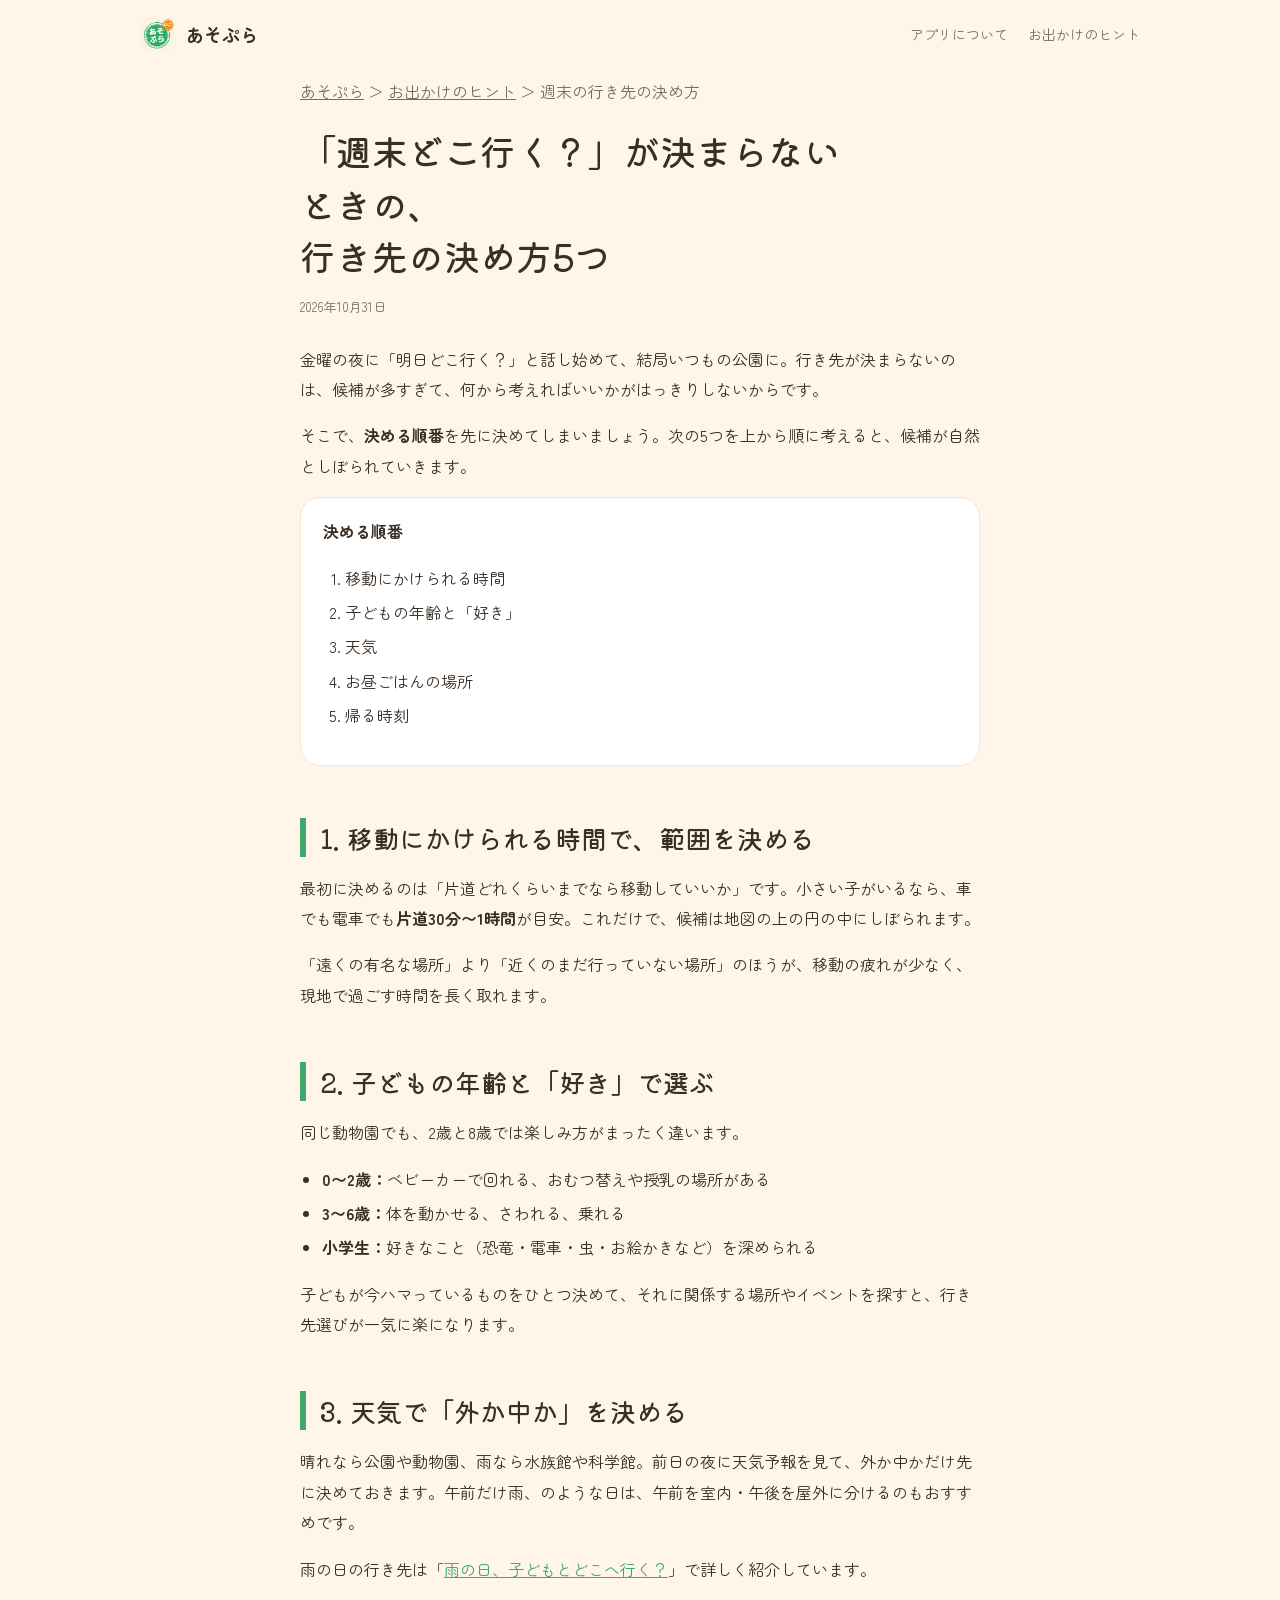
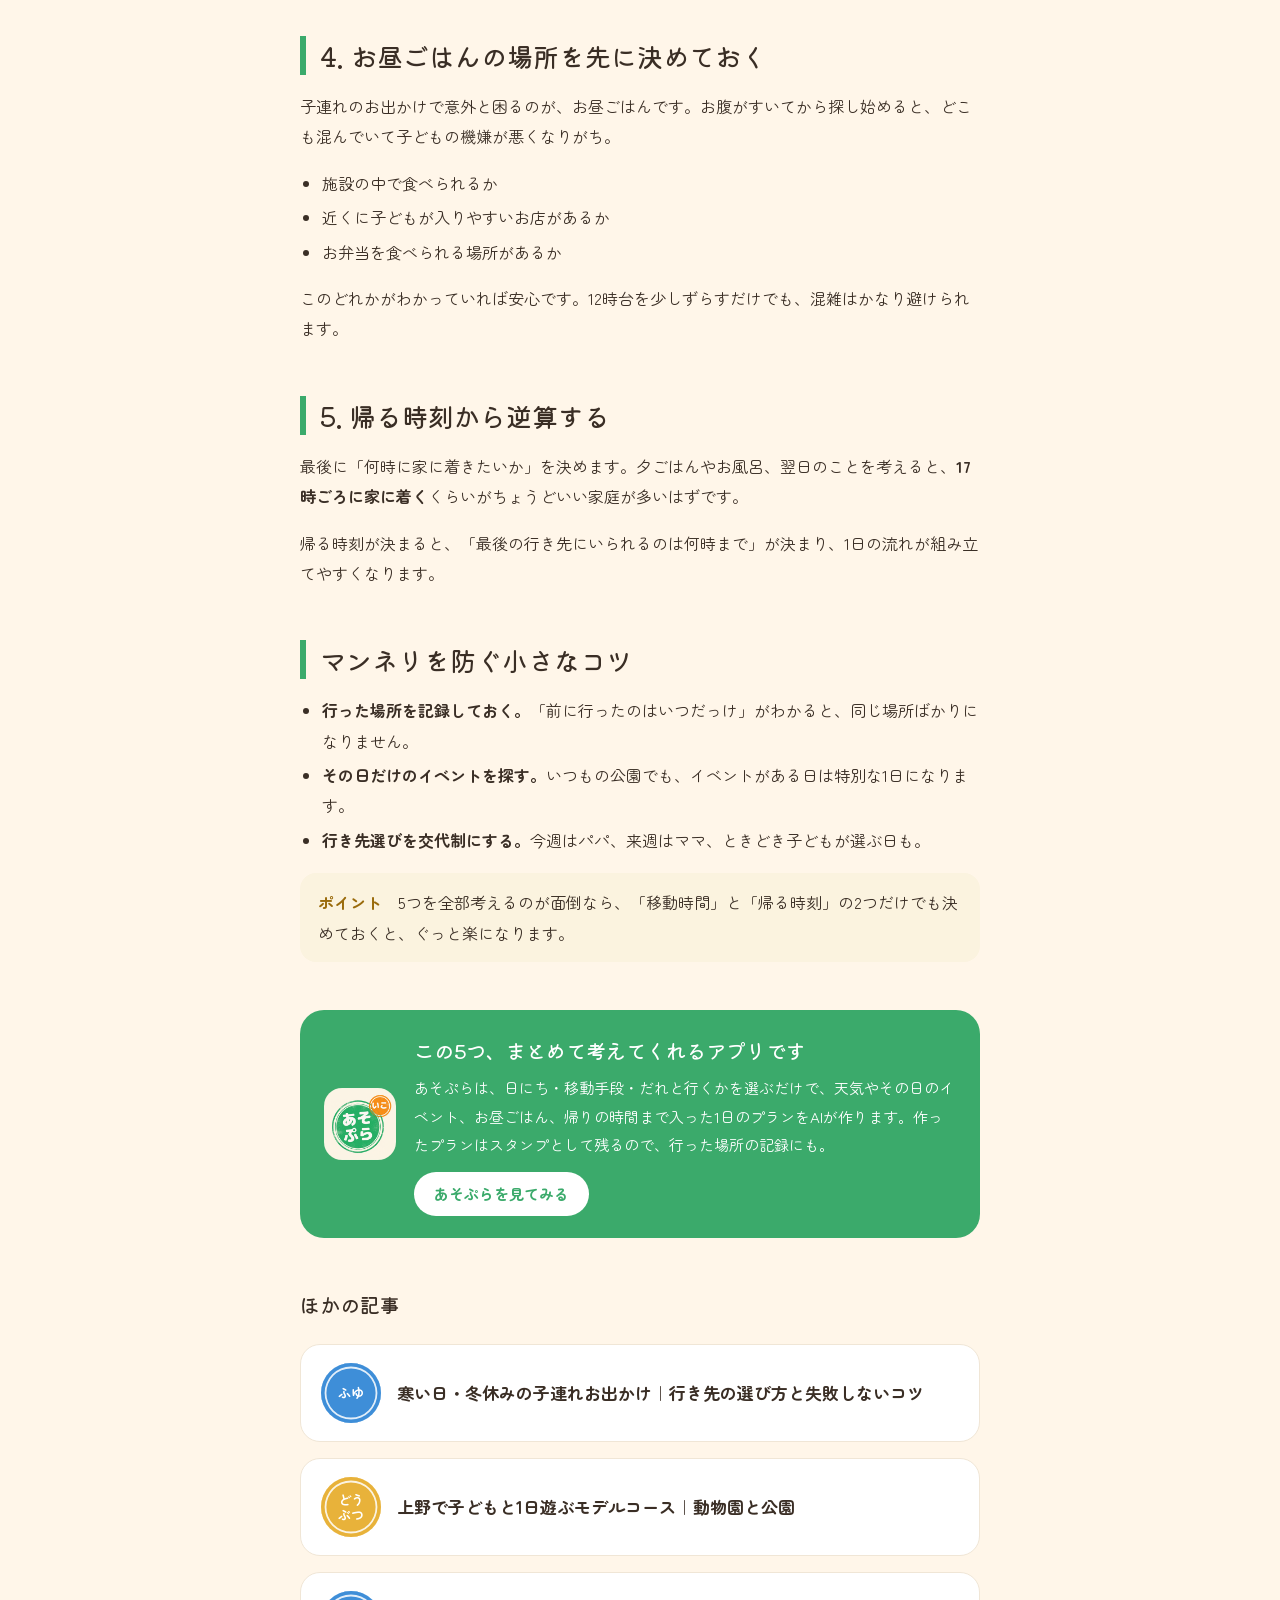
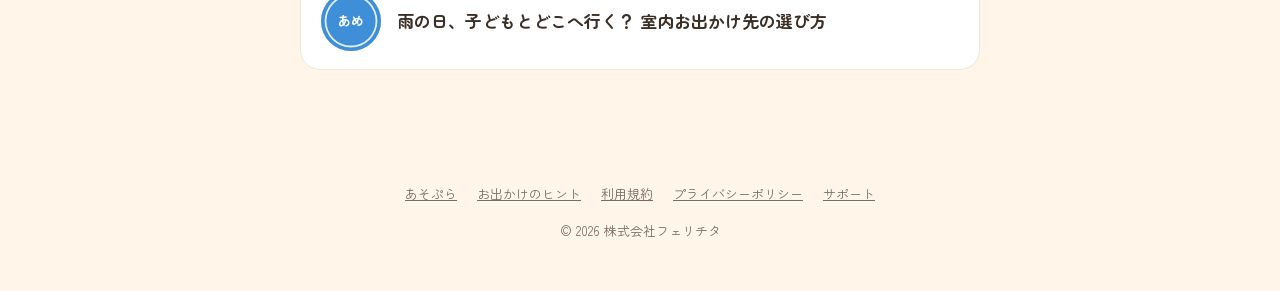
<file: column/kimekata.html>
<!doctype html><html lang="ja"><head><meta charset="utf-8"><meta name="viewport" content="width=device-width,initial-scale=1">
<title>「週末どこ行く？」が決まらないときの、行き先の決め方5つ｜子連れ・家族向け｜あそぷら</title>
<meta name="description" content="毎週「どこ行く？」で迷ってしまう家族へ。移動時間・子どもの年齢・天気・お昼ごはん・帰る時刻の5つの順番で考えると、週末の行き先がすっと決まります。マンネリを防ぐコツも紹介。">
<link rel="canonical" href="https://shuto20.github.io/asopura-legal/column/kimekata.html">
<meta name="theme-color" content="#3BAA6B">
<meta property="og:type" content="article">
<meta property="og:site_name" content="あそぷら">
<meta property="og:title" content="「週末どこ行く？」が決まらないときの、行き先の決め方5つ">
<meta property="og:description" content="移動時間・子どもの年齢・天気・お昼ごはん・帰る時刻の順に考えると、週末の行き先がすっと決まります。">
<meta property="og:url" content="https://shuto20.github.io/asopura-legal/column/kimekata.html">
<meta property="og:image" content="https://shuto20.github.io/asopura-legal/img/ogp.jpg">
<meta name="twitter:card" content="summary_large_image">
<link rel="icon" href="../img/favicon.png">
<link rel="preconnect" href="https://fonts.googleapis.com"><link rel="preconnect" href="https://fonts.gstatic.com" crossorigin>
<link href="https://fonts.googleapis.com/css2?family=Kiwi+Maru:wght@500&family=Zen+Maru+Gothic:wght@400;700&display=swap" rel="stylesheet">
<link rel="stylesheet" href="../lp.css"><link rel="stylesheet" href="column.css">
<script type="application/ld+json">
{
  "@context": "https://schema.org",
  "@graph": [
    {
      "@type": "Article",
      "headline": "「週末どこ行く？」が決まらないときの、行き先の決め方5つ",
      "datePublished": "2026-10-31",
      "dateModified": "2026-10-31",
      "image": "https://shuto20.github.io/asopura-legal/img/ogp.jpg",
      "author": { "@type": "Organization", "name": "あそぷら編集部（株式会社フェリチタ）" },
      "publisher": { "@type": "Organization", "name": "株式会社フェリチタ", "logo": { "@type": "ImageObject", "url": "https://shuto20.github.io/asopura-legal/img/icon.png" } },
      "mainEntityOfPage": "https://shuto20.github.io/asopura-legal/column/kimekata.html"
    },
    {
      "@type": "BreadcrumbList",
      "itemListElement": [
        { "@type": "ListItem", "position": 1, "name": "あそぷら", "item": "https://shuto20.github.io/asopura-legal/" },
        { "@type": "ListItem", "position": 2, "name": "お出かけのヒント", "item": "https://shuto20.github.io/asopura-legal/column/" },
        { "@type": "ListItem", "position": 3, "name": "週末の行き先の決め方" }
      ]
    }
  ]
}
</script>
</head><body>

<header class="top">
  <a class="brand" href="../"><img src="../img/icon.png" alt="あそぷらのアイコン" width="256" height="256">あそぷら</a>
  <nav><a href="../">アプリについて</a><a href="./">お出かけのヒント</a></nav>
</header>

<main class="article">
  <p class="crumbs"><a href="../">あそぷら</a> ＞ <a href="./">お出かけのヒント</a> ＞ 週末の行き先の決め方</p>
  <h1 class="maru">「週末どこ行く？」が決まらないときの、<br>行き先の決め方5つ</h1>
  <p class="date">2026年10月31日</p>

  <p>金曜の夜に「明日どこ行く？」と話し始めて、結局いつもの公園に。行き先が決まらないのは、候補が多すぎて、何から考えればいいかがはっきりしないからです。</p>
  <p>そこで、<b>決める順番</b>を先に決めてしまいましょう。次の5つを上から順に考えると、候補が自然としぼられていきます。</p>

  <div class="summary">
    <b>決める順番</b>
    <ol class="plain">
      <li>移動にかけられる時間</li>
      <li>子どもの年齢と「好き」</li>
      <li>天気</li>
      <li>お昼ごはんの場所</li>
      <li>帰る時刻</li>
    </ol>
  </div>

  <h2>1. 移動にかけられる時間で、範囲を決める</h2>
  <p>最初に決めるのは「片道どれくらいまでなら移動していいか」です。小さい子がいるなら、車でも電車でも<b>片道30分〜1時間</b>が目安。これだけで、候補は地図の上の円の中にしぼられます。</p>
  <p>「遠くの有名な場所」より「近くのまだ行っていない場所」のほうが、移動の疲れが少なく、現地で過ごす時間を長く取れます。</p>

  <h2>2. 子どもの年齢と「好き」で選ぶ</h2>
  <p>同じ動物園でも、2歳と8歳では楽しみ方がまったく違います。</p>
  <ul>
    <li><b>0〜2歳：</b>ベビーカーで回れる、おむつ替えや授乳の場所がある</li>
    <li><b>3〜6歳：</b>体を動かせる、さわれる、乗れる</li>
    <li><b>小学生：</b>好きなこと（恐竜・電車・虫・お絵かきなど）を深められる</li>
  </ul>
  <p>子どもが今ハマっているものをひとつ決めて、それに関係する場所やイベントを探すと、行き先選びが一気に楽になります。</p>

  <h2>3. 天気で「外か中か」を決める</h2>
  <p>晴れなら公園や動物園、雨なら水族館や科学館。前日の夜に天気予報を見て、外か中かだけ先に決めておきます。午前だけ雨、のような日は、午前を室内・午後を屋外に分けるのもおすすめです。</p>
  <p>雨の日の行き先は「<a href="ame-no-hi.html">雨の日、子どもとどこへ行く？</a>」で詳しく紹介しています。</p>

  <h2>4. お昼ごはんの場所を先に決めておく</h2>
  <p>子連れのお出かけで意外と困るのが、お昼ごはんです。お腹がすいてから探し始めると、どこも混んでいて子どもの機嫌が悪くなりがち。</p>
  <ul>
    <li>施設の中で食べられるか</li>
    <li>近くに子どもが入りやすいお店があるか</li>
    <li>お弁当を食べられる場所があるか</li>
  </ul>
  <p>このどれかがわかっていれば安心です。12時台を少しずらすだけでも、混雑はかなり避けられます。</p>

  <h2>5. 帰る時刻から逆算する</h2>
  <p>最後に「何時に家に着きたいか」を決めます。夕ごはんやお風呂、翌日のことを考えると、<b>17時ごろに家に着く</b>くらいがちょうどいい家庭が多いはずです。</p>
  <p>帰る時刻が決まると、「最後の行き先にいられるのは何時まで」が決まり、1日の流れが組み立てやすくなります。</p>

  <h2>マンネリを防ぐ小さなコツ</h2>
  <ul>
    <li><b>行った場所を記録しておく。</b>「前に行ったのはいつだっけ」がわかると、同じ場所ばかりになりません。</li>
    <li><b>その日だけのイベントを探す。</b>いつもの公園でも、イベントがある日は特別な1日になります。</li>
    <li><b>行き先選びを交代制にする。</b>今週はパパ、来週はママ、ときどき子どもが選ぶ日も。</li>
  </ul>

  <div class="tip"><b>ポイント</b>　5つを全部考えるのが面倒なら、「移動時間」と「帰る時刻」の2つだけでも決めておくと、ぐっと楽になります。</div>

  <div class="appbox">
    <img src="../img/icon.png" alt="" width="256" height="256">
    <div>
      <b>この5つ、まとめて考えてくれるアプリです</b>
      <p>あそぷらは、日にち・移動手段・だれと行くかを選ぶだけで、天気やその日のイベント、お昼ごはん、帰りの時間まで入った1日のプランをAIが作ります。作ったプランはスタンプとして残るので、行った場所の記録にも。</p>
      <a class="more" href="../">あそぷらを見てみる</a>
    </div>
  </div>

  <div class="related">
    <h2>ほかの記事</h2>
    <div class="list">
      <a href="fuyu-kodure.html"><span class="stamp" style="--c:var(--blue)">ふゆ</span><span><b>寒い日・冬休みの子連れお出かけ｜行き先の選び方と失敗しないコツ</b></span></a>
      <a href="ueno-kodure.html"><span class="stamp" style="--c:var(--yellow)">どう<br>ぶつ</span><span><b>上野で子どもと1日遊ぶモデルコース｜動物園と公園</b></span></a>
      <a href="ame-no-hi.html"><span class="stamp" style="--c:var(--blue)">あめ</span><span><b>雨の日、子どもとどこへ行く？ 室内お出かけ先の選び方</b></span></a>
    </div>
  </div>
</main>

<footer>
  <nav><a href="../">あそぷら</a><a href="./">お出かけのヒント</a><a href="../terms.html">利用規約</a><a href="../privacy.html">プライバシーポリシー</a><a href="../support.html">サポート</a></nav>
  © 2026 株式会社フェリチタ
</footer>
</body></html>
</file>
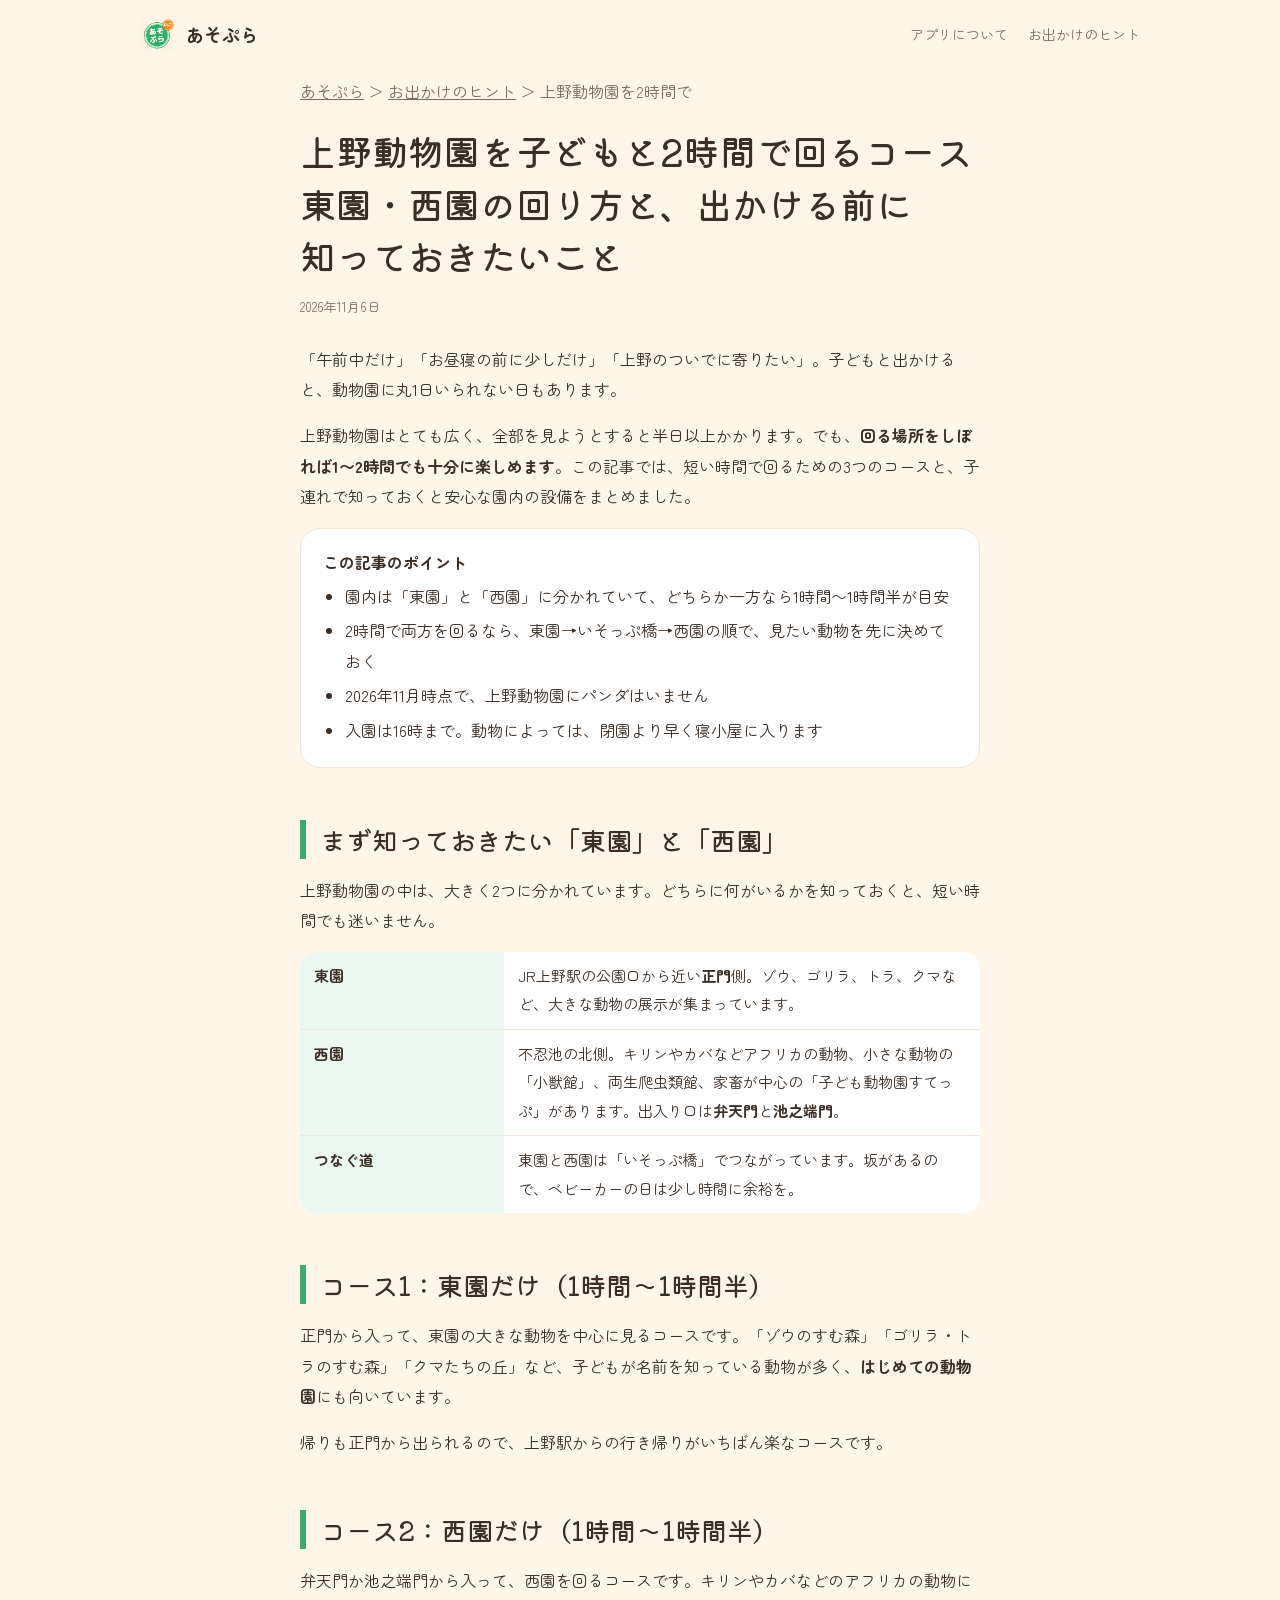
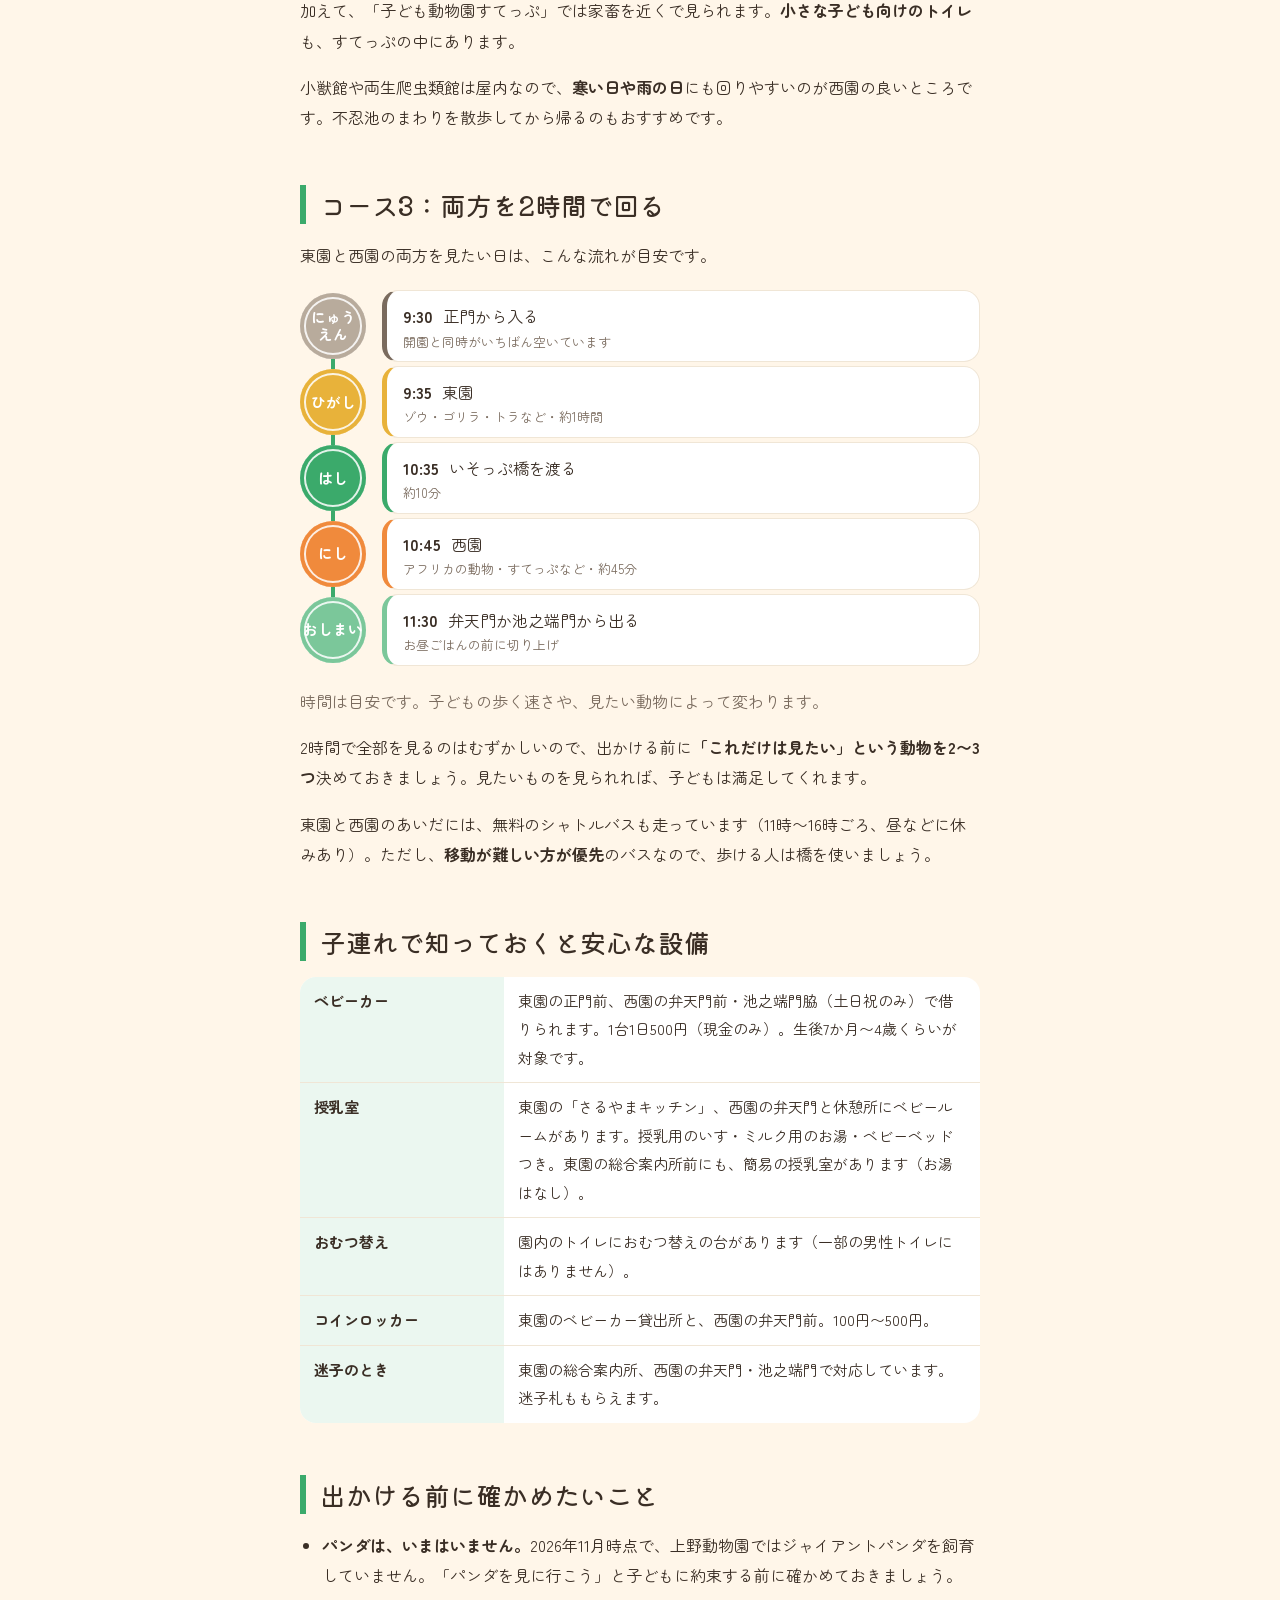
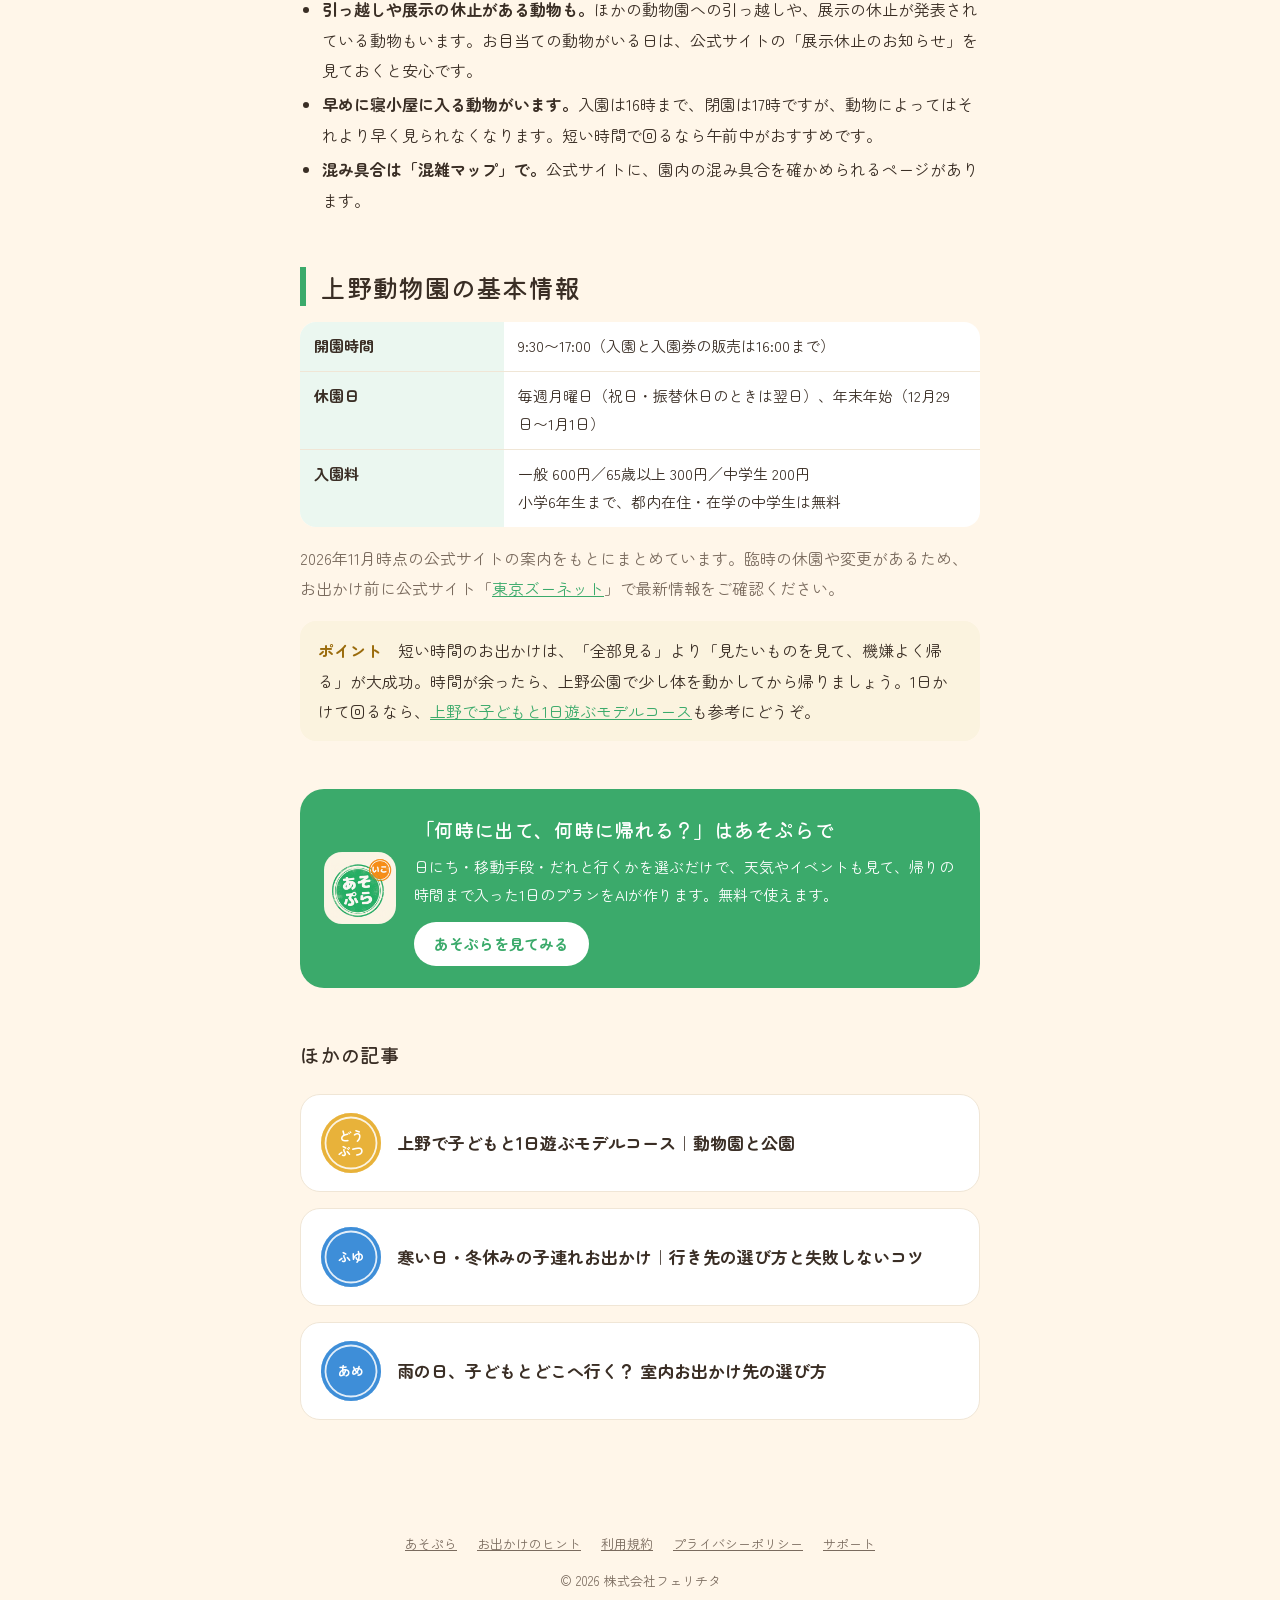
<file: column/ueno-2jikan.html>
<!doctype html><html lang="ja"><head><meta charset="utf-8"><meta name="viewport" content="width=device-width,initial-scale=1">
<title>上野動物園を子どもと2時間で回るコース｜東園・西園の回り方と、ベビーカー・授乳室・パンダの今｜あそぷら</title>
<meta name="description" content="上野動物園を子連れで1〜2時間で回るなら。東園だけ・西園だけ・両方を2時間で回る3つのコースと、ベビーカーの貸し出し、授乳室、コインロッカー、東園と西園を結ぶバス、パンダの今など、出かける前に知っておきたいことをまとめました。">
<link rel="canonical" href="https://shuto20.github.io/asopura-legal/column/ueno-2jikan.html">
<meta name="theme-color" content="#3BAA6B">
<meta property="og:type" content="article">
<meta property="og:site_name" content="あそぷら">
<meta property="og:title" content="上野動物園を子どもと2時間で回るコース">
<meta property="og:description" content="東園だけ・西園だけ・両方を2時間で回る3つのコースと、ベビーカー・授乳室・パンダの今など、子連れで知っておきたいことをまとめました。">
<meta property="og:url" content="https://shuto20.github.io/asopura-legal/column/ueno-2jikan.html">
<meta property="og:image" content="https://shuto20.github.io/asopura-legal/img/ogp.jpg">
<meta name="twitter:card" content="summary_large_image">
<link rel="icon" href="../img/favicon.png">
<link rel="preconnect" href="https://fonts.googleapis.com"><link rel="preconnect" href="https://fonts.gstatic.com" crossorigin>
<link href="https://fonts.googleapis.com/css2?family=Kiwi+Maru:wght@500&family=Zen+Maru+Gothic:wght@400;700&display=swap" rel="stylesheet">
<link rel="stylesheet" href="../lp.css"><link rel="stylesheet" href="column.css">
<script type="application/ld+json">
{
  "@context": "https://schema.org",
  "@graph": [
    {
      "@type": "Article",
      "headline": "上野動物園を子どもと2時間で回るコース｜東園・西園の回り方と、ベビーカー・授乳室・パンダの今",
      "datePublished": "2026-11-06",
      "dateModified": "2026-11-06",
      "image": "https://shuto20.github.io/asopura-legal/img/ogp.jpg",
      "author": { "@type": "Organization", "name": "あそぷら編集部（株式会社フェリチタ）" },
      "publisher": { "@type": "Organization", "name": "株式会社フェリチタ", "logo": { "@type": "ImageObject", "url": "https://shuto20.github.io/asopura-legal/img/icon.png" } },
      "mainEntityOfPage": "https://shuto20.github.io/asopura-legal/column/ueno-2jikan.html"
    },
    {
      "@type": "BreadcrumbList",
      "itemListElement": [
        { "@type": "ListItem", "position": 1, "name": "あそぷら", "item": "https://shuto20.github.io/asopura-legal/" },
        { "@type": "ListItem", "position": 2, "name": "お出かけのヒント", "item": "https://shuto20.github.io/asopura-legal/column/" },
        { "@type": "ListItem", "position": 3, "name": "上野動物園を子どもと2時間で回るコース" }
      ]
    },
    {
      "@type": "FAQPage",
      "mainEntity": [
        { "@type": "Question", "name": "上野動物園は1〜2時間でも楽しめますか？", "acceptedAnswer": { "@type": "Answer", "text": "楽しめます。東園だけなら1時間〜1時間半、西園だけでも1時間〜1時間半が目安です。両方を2時間で回るなら、見たい動物を先に決めておくのがおすすめです。" } },
        { "@type": "Question", "name": "上野動物園にパンダはいますか？", "acceptedAnswer": { "@type": "Answer", "text": "2026年11月時点で、上野動物園ではジャイアントパンダを飼育していません（公式サイトの案内より）。" } },
        { "@type": "Question", "name": "ベビーカーは借りられますか？", "acceptedAnswer": { "@type": "Answer", "text": "東園の正門前、西園の弁天門前と池之端門脇（土日祝のみ）で借りられます。1台1日500円（現金のみ）で、対象は生後7か月〜4歳くらいです。" } }
      ]
    }
  ]
}
</script>
</head><body>

<header class="top">
  <a class="brand" href="../"><img src="../img/icon.png" alt="あそぷらのアイコン" width="256" height="256">あそぷら</a>
  <nav><a href="../">アプリについて</a><a href="./">お出かけのヒント</a></nav>
</header>

<main class="article">
  <p class="crumbs"><a href="../">あそぷら</a> ＞ <a href="./">お出かけのヒント</a> ＞ 上野動物園を2時間で</p>
  <h1 class="maru">上野動物園を子どもと2時間で回るコース<br>東園・西園の回り方と、出かける前に知っておきたいこと</h1>
  <p class="date">2026年11月6日</p>

  <p>「午前中だけ」「お昼寝の前に少しだけ」「上野のついでに寄りたい」。子どもと出かけると、動物園に丸1日いられない日もあります。</p>
  <p>上野動物園はとても広く、全部を見ようとすると半日以上かかります。でも、<b>回る場所をしぼれば1〜2時間でも十分に楽しめます</b>。この記事では、短い時間で回るための3つのコースと、子連れで知っておくと安心な園内の設備をまとめました。</p>

  <div class="summary">
    <b>この記事のポイント</b>
    <ul>
      <li>園内は「東園」と「西園」に分かれていて、どちらか一方なら1時間〜1時間半が目安</li>
      <li>2時間で両方を回るなら、東園→いそっぷ橋→西園の順で、見たい動物を先に決めておく</li>
      <li>2026年11月時点で、上野動物園にパンダはいません</li>
      <li>入園は16時まで。動物によっては、閉園より早く寝小屋に入ります</li>
    </ul>
  </div>

  <h2>まず知っておきたい「東園」と「西園」</h2>
  <p>上野動物園の中は、大きく2つに分かれています。どちらに何がいるかを知っておくと、短い時間でも迷いません。</p>
  <table class="facts">
    <tr><th>東園</th><td>JR上野駅の公園口から近い<b>正門</b>側。ゾウ、ゴリラ、トラ、クマなど、大きな動物の展示が集まっています。</td></tr>
    <tr><th>西園</th><td>不忍池の北側。キリンやカバなどアフリカの動物、小さな動物の「小獣館」、両生爬虫類館、家畜が中心の「子ども動物園すてっぷ」があります。出入り口は<b>弁天門</b>と<b>池之端門</b>。</td></tr>
    <tr><th>つなぐ道</th><td>東園と西園は「いそっぷ橋」でつながっています。坂があるので、ベビーカーの日は少し時間に余裕を。</td></tr>
  </table>

  <h2>コース1：東園だけ（1時間〜1時間半）</h2>
  <p>正門から入って、東園の大きな動物を中心に見るコースです。「ゾウのすむ森」「ゴリラ・トラのすむ森」「クマたちの丘」など、子どもが名前を知っている動物が多く、<b>はじめての動物園</b>にも向いています。</p>
  <p>帰りも正門から出られるので、上野駅からの行き帰りがいちばん楽なコースです。</p>

  <h2>コース2：西園だけ（1時間〜1時間半）</h2>
  <p>弁天門か池之端門から入って、西園を回るコースです。キリンやカバなどのアフリカの動物に加えて、「子ども動物園すてっぷ」では家畜を近くで見られます。<b>小さな子ども向けのトイレ</b>も、すてっぷの中にあります。</p>
  <p>小獣館や両生爬虫類館は屋内なので、<b>寒い日や雨の日</b>にも回りやすいのが西園の良いところです。不忍池のまわりを散歩してから帰るのもおすすめです。</p>

  <h2>コース3：両方を2時間で回る</h2>
  <p>東園と西園の両方を見たい日は、こんな流れが目安です。</p>
  <ol class="timeline">
    <i class="bar"></i>
    <li style="--c:var(--sub)"><span class="stamp" style="--c:#B8AB9C">にゅう<br>えん</span><div class="card"><time>9:30</time>正門から入る<small>開園と同時がいちばん空いています</small></div></li>
    <li style="--c:var(--yellow)"><span class="stamp" style="--c:var(--yellow)">ひがし</span><div class="card"><time>9:35</time>東園<small>ゾウ・ゴリラ・トラなど・約1時間</small></div></li>
    <li style="--c:var(--green)"><span class="stamp" style="--c:var(--green)">はし</span><div class="card"><time>10:35</time>いそっぷ橋を渡る<small>約10分</small></div></li>
    <li style="--c:var(--orange)"><span class="stamp" style="--c:var(--orange)">にし</span><div class="card"><time>10:45</time>西園<small>アフリカの動物・すてっぷなど・約45分</small></div></li>
    <li style="--c:var(--mint)"><span class="stamp" style="--c:var(--mint)">おしまい</span><div class="card"><time>11:30</time>弁天門か池之端門から出る<small>お昼ごはんの前に切り上げ</small></div></li>
  </ol>
  <p class="note-s">時間は目安です。子どもの歩く速さや、見たい動物によって変わります。</p>
  <p>2時間で全部を見るのはむずかしいので、出かける前に<b>「これだけは見たい」という動物を2〜3つ</b>決めておきましょう。見たいものを見られれば、子どもは満足してくれます。</p>
  <p>東園と西園のあいだには、無料のシャトルバスも走っています（11時〜16時ごろ、昼などに休みあり）。ただし、<b>移動が難しい方が優先</b>のバスなので、歩ける人は橋を使いましょう。</p>

  <h2>子連れで知っておくと安心な設備</h2>
  <table class="facts">
    <tr><th>ベビーカー</th><td>東園の正門前、西園の弁天門前・池之端門脇（土日祝のみ）で借りられます。1台1日500円（現金のみ）。生後7か月〜4歳くらいが対象です。</td></tr>
    <tr><th>授乳室</th><td>東園の「さるやまキッチン」、西園の弁天門と休憩所にベビールームがあります。授乳用のいす・ミルク用のお湯・ベビーベッドつき。東園の総合案内所前にも、簡易の授乳室があります（お湯はなし）。</td></tr>
    <tr><th>おむつ替え</th><td>園内のトイレにおむつ替えの台があります（一部の男性トイレにはありません）。</td></tr>
    <tr><th>コインロッカー</th><td>東園のベビーカー貸出所と、西園の弁天門前。100円〜500円。</td></tr>
    <tr><th>迷子のとき</th><td>東園の総合案内所、西園の弁天門・池之端門で対応しています。迷子札ももらえます。</td></tr>
  </table>

  <h2>出かける前に確かめたいこと</h2>
  <ul>
    <li><b>パンダは、いまはいません。</b>2026年11月時点で、上野動物園ではジャイアントパンダを飼育していません。「パンダを見に行こう」と子どもに約束する前に確かめておきましょう。</li>
    <li><b>引っ越しや展示の休止がある動物も。</b>ほかの動物園への引っ越しや、展示の休止が発表されている動物もいます。お目当ての動物がいる日は、公式サイトの「展示休止のお知らせ」を見ておくと安心です。</li>
    <li><b>早めに寝小屋に入る動物がいます。</b>入園は16時まで、閉園は17時ですが、動物によってはそれより早く見られなくなります。短い時間で回るなら午前中がおすすめです。</li>
    <li><b>混み具合は「混雑マップ」で。</b>公式サイトに、園内の混み具合を確かめられるページがあります。</li>
  </ul>

  <h2>上野動物園の基本情報</h2>
  <table class="facts">
    <tr><th>開園時間</th><td>9:30〜17:00（入園と入園券の販売は16:00まで）</td></tr>
    <tr><th>休園日</th><td>毎週月曜日（祝日・振替休日のときは翌日）、年末年始（12月29日〜1月1日）</td></tr>
    <tr><th>入園料</th><td>一般 600円／65歳以上 300円／中学生 200円<br>小学6年生まで、都内在住・在学の中学生は無料</td></tr>
  </table>
  <p class="note-s">2026年11月時点の公式サイトの案内をもとにまとめています。臨時の休園や変更があるため、お出かけ前に公式サイト「<a href="https://www.tokyo-zoo.net/zoo/ueno/" rel="noopener">東京ズーネット</a>」で最新情報をご確認ください。</p>

  <div class="tip"><b>ポイント</b>　短い時間のお出かけは、「全部見る」より「見たいものを見て、機嫌よく帰る」が大成功。時間が余ったら、上野公園で少し体を動かしてから帰りましょう。1日かけて回るなら、<a href="ueno-kodure.html">上野で子どもと1日遊ぶモデルコース</a>も参考にどうぞ。</div>

  <div class="appbox">
    <img src="../img/icon.png" alt="" width="256" height="256">
    <div>
      <b>「何時に出て、何時に帰れる？」はあそぷらで</b>
      <p>日にち・移動手段・だれと行くかを選ぶだけで、天気やイベントも見て、帰りの時間まで入った1日のプランをAIが作ります。無料で使えます。</p>
      <a class="more" href="../">あそぷらを見てみる</a>
    </div>
  </div>

  <div class="related">
    <h2>ほかの記事</h2>
    <div class="list">
      <a href="ueno-kodure.html"><span class="stamp" style="--c:var(--yellow)">どう<br>ぶつ</span><span><b>上野で子どもと1日遊ぶモデルコース｜動物園と公園</b></span></a>
      <a href="fuyu-kodure.html"><span class="stamp" style="--c:var(--blue)">ふゆ</span><span><b>寒い日・冬休みの子連れお出かけ｜行き先の選び方と失敗しないコツ</b></span></a>
      <a href="ame-no-hi.html"><span class="stamp" style="--c:var(--blue)">あめ</span><span><b>雨の日、子どもとどこへ行く？ 室内お出かけ先の選び方</b></span></a>
    </div>
  </div>
</main>

<footer>
  <nav><a href="../">あそぷら</a><a href="./">お出かけのヒント</a><a href="../terms.html">利用規約</a><a href="../privacy.html">プライバシーポリシー</a><a href="../support.html">サポート</a></nav>
  © 2026 株式会社フェリチタ
</footer>

<script>
document.querySelectorAll('.timeline li').forEach((li, i) => { li.style.transitionDelay = (0.25 + i * 0.5) + 's'; });
const io = new IntersectionObserver((es) => es.forEach((e) => { if (e.isIntersecting) { e.target.classList.add('in'); io.unobserve(e.target); } }), { threshold: 0.18 });
document.querySelectorAll('.timeline').forEach((el) => io.observe(el));
</script>
</body></html>
</file>
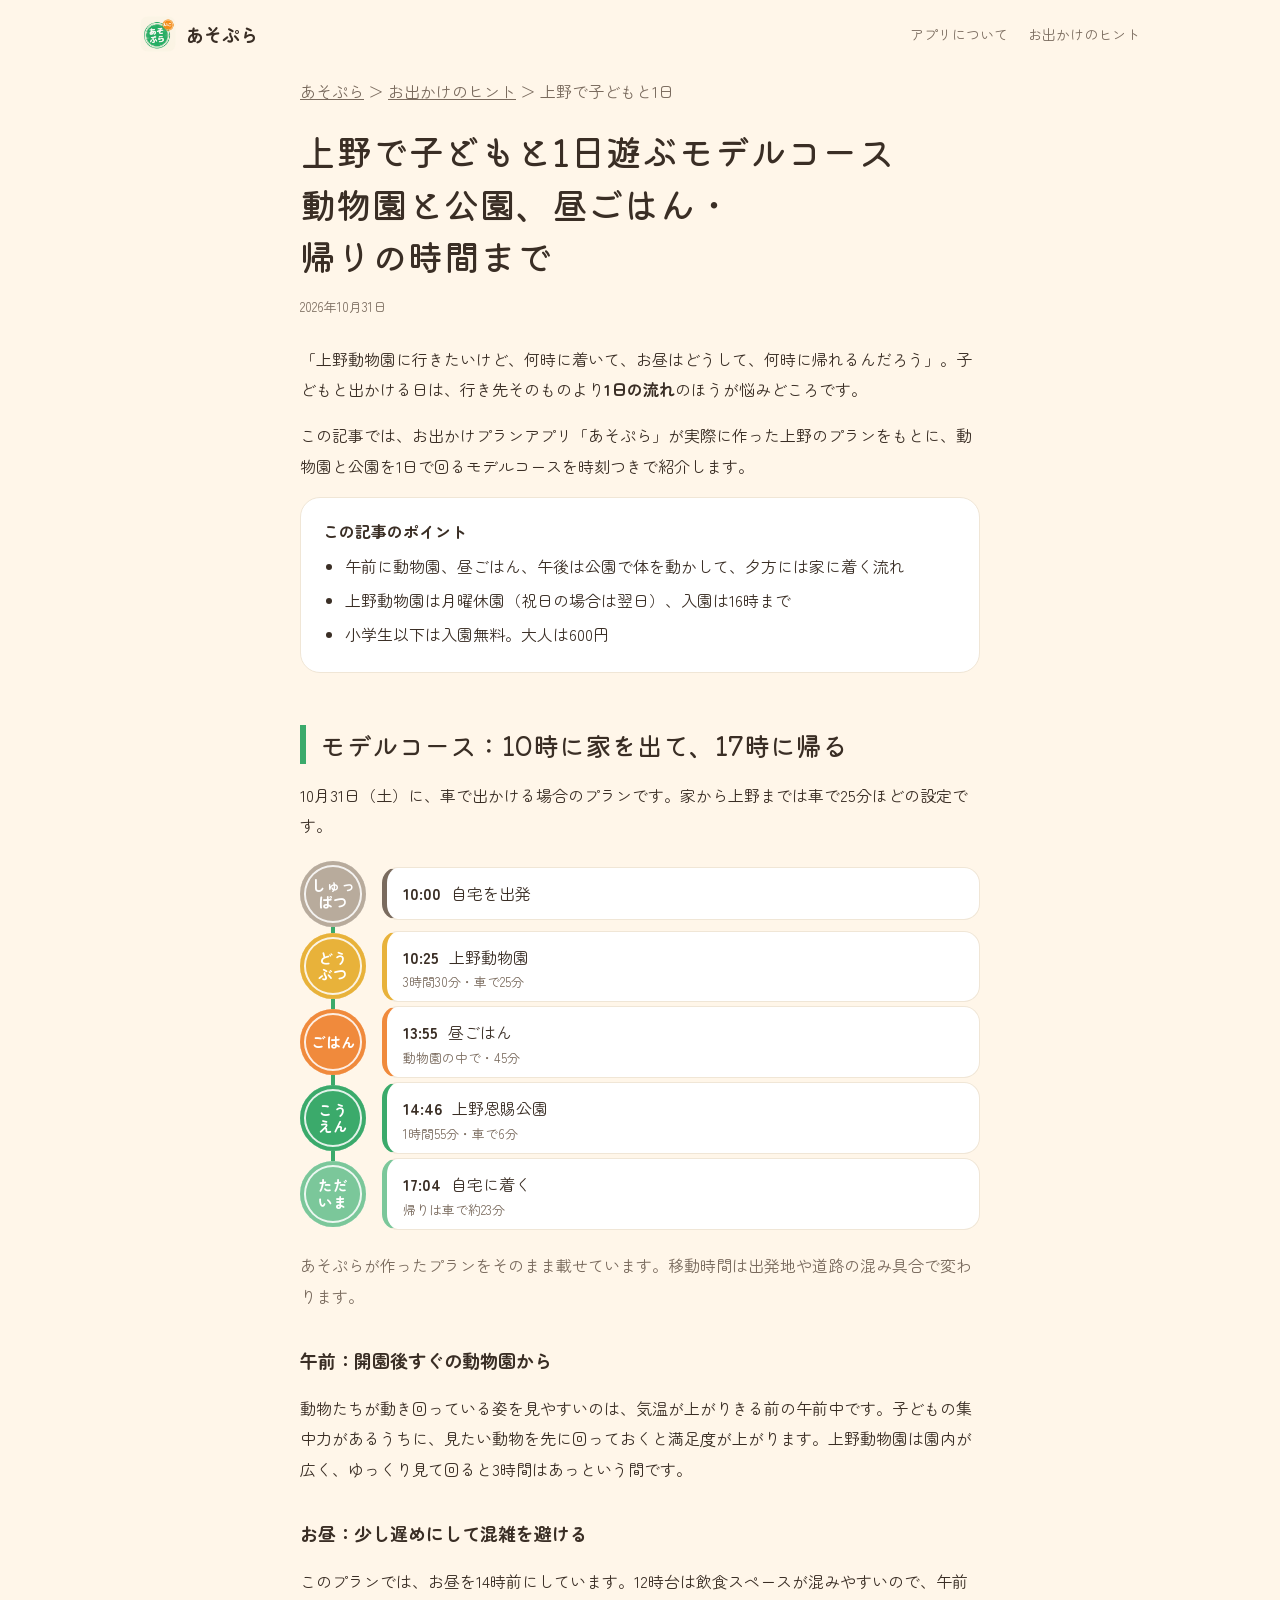
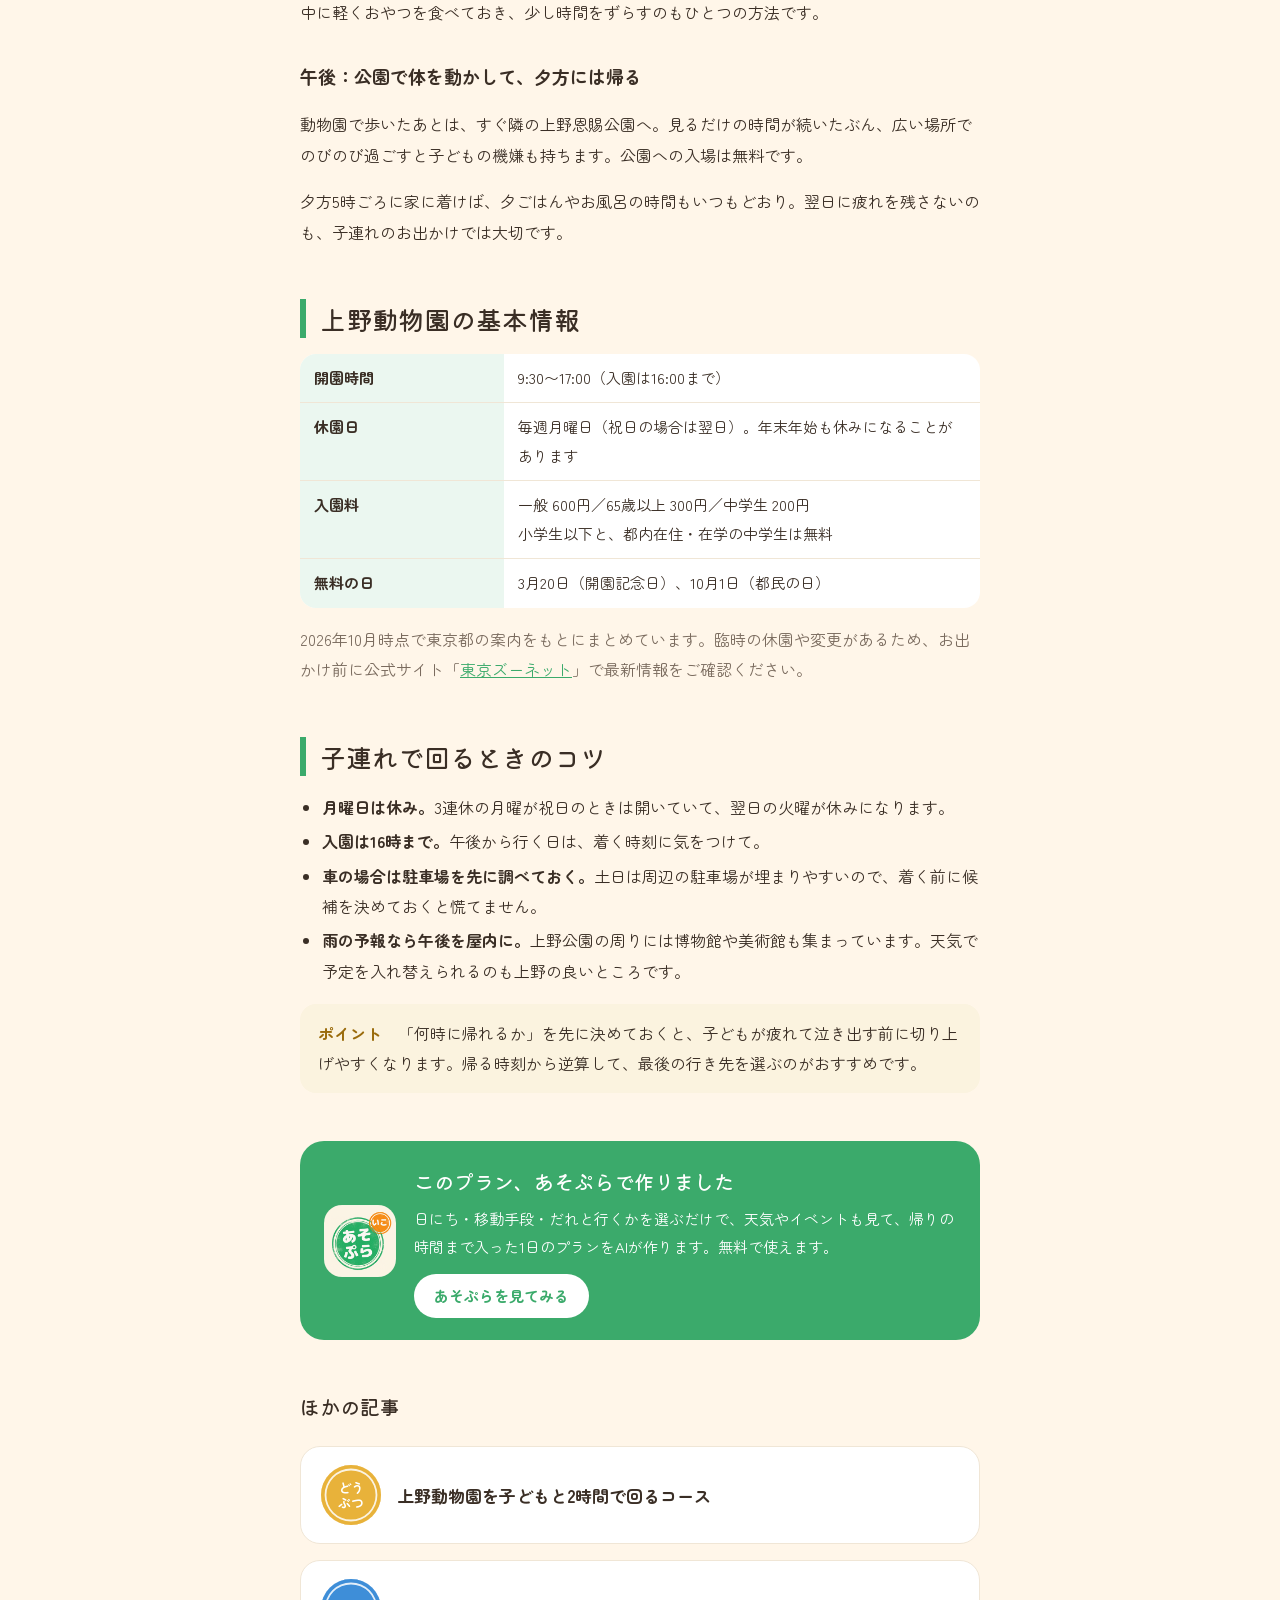
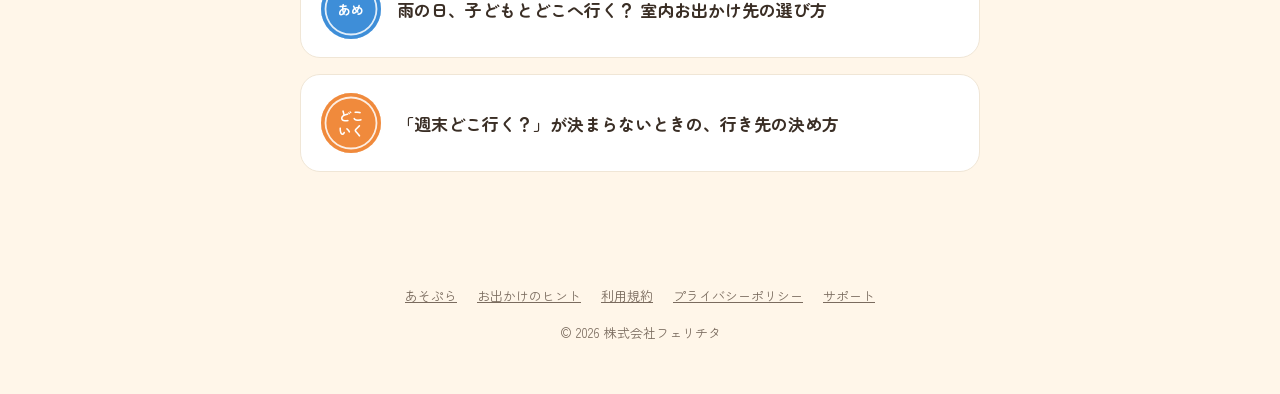
<file: column/ueno-kodure.html>
<!doctype html><html lang="ja"><head><meta charset="utf-8"><meta name="viewport" content="width=device-width,initial-scale=1">
<title>上野で子どもと1日遊ぶモデルコース｜動物園と公園、昼ごはん・帰りの時間まで｜あそぷら</title>
<meta name="description" content="子連れで上野に行く日のモデルコース。上野動物園と上野恩賜公園を、昼ごはんと帰りの時間まで入れて1日で回る流れを、時刻つきで紹介します。入園料・開園時間・休園日などの基本情報と、子連れで回るコツも。">
<link rel="canonical" href="https://shuto20.github.io/asopura-legal/column/ueno-kodure.html">
<meta name="theme-color" content="#3BAA6B">
<meta property="og:type" content="article">
<meta property="og:site_name" content="あそぷら">
<meta property="og:title" content="上野で子どもと1日遊ぶモデルコース｜動物園と公園">
<meta property="og:description" content="上野動物園と上野恩賜公園を、昼ごはんと帰りの時間まで入れて1日で回る流れを時刻つきで紹介します。">
<meta property="og:url" content="https://shuto20.github.io/asopura-legal/column/ueno-kodure.html">
<meta property="og:image" content="https://shuto20.github.io/asopura-legal/img/ogp.jpg">
<meta name="twitter:card" content="summary_large_image">
<link rel="icon" href="../img/favicon.png">
<link rel="preconnect" href="https://fonts.googleapis.com"><link rel="preconnect" href="https://fonts.gstatic.com" crossorigin>
<link href="https://fonts.googleapis.com/css2?family=Kiwi+Maru:wght@500&family=Zen+Maru+Gothic:wght@400;700&display=swap" rel="stylesheet">
<link rel="stylesheet" href="../lp.css"><link rel="stylesheet" href="column.css">
<script type="application/ld+json">
{
  "@context": "https://schema.org",
  "@graph": [
    {
      "@type": "Article",
      "headline": "上野で子どもと1日遊ぶモデルコース｜動物園と公園、昼ごはん・帰りの時間まで",
      "datePublished": "2026-10-31",
      "dateModified": "2026-10-31",
      "image": "https://shuto20.github.io/asopura-legal/img/ogp.jpg",
      "author": { "@type": "Organization", "name": "あそぷら編集部（株式会社フェリチタ）" },
      "publisher": { "@type": "Organization", "name": "株式会社フェリチタ", "logo": { "@type": "ImageObject", "url": "https://shuto20.github.io/asopura-legal/img/icon.png" } },
      "mainEntityOfPage": "https://shuto20.github.io/asopura-legal/column/ueno-kodure.html"
    },
    {
      "@type": "BreadcrumbList",
      "itemListElement": [
        { "@type": "ListItem", "position": 1, "name": "あそぷら", "item": "https://shuto20.github.io/asopura-legal/" },
        { "@type": "ListItem", "position": 2, "name": "お出かけのヒント", "item": "https://shuto20.github.io/asopura-legal/column/" },
        { "@type": "ListItem", "position": 3, "name": "上野で子どもと1日遊ぶモデルコース" }
      ]
    }
  ]
}
</script>
</head><body>

<header class="top">
  <a class="brand" href="../"><img src="../img/icon.png" alt="あそぷらのアイコン" width="256" height="256">あそぷら</a>
  <nav><a href="../">アプリについて</a><a href="./">お出かけのヒント</a></nav>
</header>

<main class="article">
  <p class="crumbs"><a href="../">あそぷら</a> ＞ <a href="./">お出かけのヒント</a> ＞ 上野で子どもと1日</p>
  <h1 class="maru">上野で子どもと1日遊ぶモデルコース<br>動物園と公園、昼ごはん・帰りの時間まで</h1>
  <p class="date">2026年10月31日</p>

  <p>「上野動物園に行きたいけど、何時に着いて、お昼はどうして、何時に帰れるんだろう」。子どもと出かける日は、行き先そのものより<b>1日の流れ</b>のほうが悩みどころです。</p>
  <p>この記事では、お出かけプランアプリ「あそぷら」が実際に作った上野のプランをもとに、動物園と公園を1日で回るモデルコースを時刻つきで紹介します。</p>

  <div class="summary">
    <b>この記事のポイント</b>
    <ul>
      <li>午前に動物園、昼ごはん、午後は公園で体を動かして、夕方には家に着く流れ</li>
      <li>上野動物園は月曜休園（祝日の場合は翌日）、入園は16時まで</li>
      <li>小学生以下は入園無料。大人は600円</li>
    </ul>
  </div>

  <h2>モデルコース：10時に家を出て、17時に帰る</h2>
  <p>10月31日（土）に、車で出かける場合のプランです。家から上野までは車で25分ほどの設定です。</p>
  <ol class="timeline">
    <i class="bar"></i>
    <li style="--c:var(--sub)"><span class="stamp" style="--c:#B8AB9C">しゅっ<br>ぱつ</span><div class="card"><time>10:00</time>自宅を出発</div></li>
    <li style="--c:var(--yellow)"><span class="stamp" style="--c:var(--yellow)">どう<br>ぶつ</span><div class="card"><time>10:25</time>上野動物園<small>3時間30分・車で25分</small></div></li>
    <li style="--c:var(--orange)"><span class="stamp" style="--c:var(--orange)">ごはん</span><div class="card"><time>13:55</time>昼ごはん<small>動物園の中で・45分</small></div></li>
    <li style="--c:var(--green)"><span class="stamp" style="--c:var(--green)">こう<br>えん</span><div class="card"><time>14:46</time>上野恩賜公園<small>1時間55分・車で6分</small></div></li>
    <li style="--c:var(--mint)"><span class="stamp" style="--c:var(--mint)">ただ<br>いま</span><div class="card"><time>17:04</time>自宅に着く<small>帰りは車で約23分</small></div></li>
  </ol>
  <p class="note-s">あそぷらが作ったプランをそのまま載せています。移動時間は出発地や道路の混み具合で変わります。</p>

  <h3>午前：開園後すぐの動物園から</h3>
  <p>動物たちが動き回っている姿を見やすいのは、気温が上がりきる前の午前中です。子どもの集中力があるうちに、見たい動物を先に回っておくと満足度が上がります。上野動物園は園内が広く、ゆっくり見て回ると3時間はあっという間です。</p>

  <h3>お昼：少し遅めにして混雑を避ける</h3>
  <p>このプランでは、お昼を14時前にしています。12時台は飲食スペースが混みやすいので、午前中に軽くおやつを食べておき、少し時間をずらすのもひとつの方法です。</p>

  <h3>午後：公園で体を動かして、夕方には帰る</h3>
  <p>動物園で歩いたあとは、すぐ隣の上野恩賜公園へ。見るだけの時間が続いたぶん、広い場所でのびのび過ごすと子どもの機嫌も持ちます。公園への入場は無料です。</p>
  <p>夕方5時ごろに家に着けば、夕ごはんやお風呂の時間もいつもどおり。翌日に疲れを残さないのも、子連れのお出かけでは大切です。</p>

  <h2>上野動物園の基本情報</h2>
  <table class="facts">
    <tr><th>開園時間</th><td>9:30〜17:00（入園は16:00まで）</td></tr>
    <tr><th>休園日</th><td>毎週月曜日（祝日の場合は翌日）。年末年始も休みになることがあります</td></tr>
    <tr><th>入園料</th><td>一般 600円／65歳以上 300円／中学生 200円<br>小学生以下と、都内在住・在学の中学生は無料</td></tr>
    <tr><th>無料の日</th><td>3月20日（開園記念日）、10月1日（都民の日）</td></tr>
  </table>
  <p class="note-s">2026年10月時点で東京都の案内をもとにまとめています。臨時の休園や変更があるため、お出かけ前に公式サイト「<a href="https://www.tokyo-zoo.net/zoo/ueno/" rel="noopener">東京ズーネット</a>」で最新情報をご確認ください。</p>

  <h2>子連れで回るときのコツ</h2>
  <ul>
    <li><b>月曜日は休み。</b>3連休の月曜が祝日のときは開いていて、翌日の火曜が休みになります。</li>
    <li><b>入園は16時まで。</b>午後から行く日は、着く時刻に気をつけて。</li>
    <li><b>車の場合は駐車場を先に調べておく。</b>土日は周辺の駐車場が埋まりやすいので、着く前に候補を決めておくと慌てません。</li>
    <li><b>雨の予報なら午後を屋内に。</b>上野公園の周りには博物館や美術館も集まっています。天気で予定を入れ替えられるのも上野の良いところです。</li>
  </ul>

  <div class="tip"><b>ポイント</b>　「何時に帰れるか」を先に決めておくと、子どもが疲れて泣き出す前に切り上げやすくなります。帰る時刻から逆算して、最後の行き先を選ぶのがおすすめです。</div>

  <div class="appbox">
    <img src="../img/icon.png" alt="" width="256" height="256">
    <div>
      <b>このプラン、あそぷらで作りました</b>
      <p>日にち・移動手段・だれと行くかを選ぶだけで、天気やイベントも見て、帰りの時間まで入った1日のプランをAIが作ります。無料で使えます。</p>
      <a class="more" href="../">あそぷらを見てみる</a>
    </div>
  </div>

  <div class="related">
    <h2>ほかの記事</h2>
    <div class="list">
      <a href="ueno-2jikan.html"><span class="stamp" style="--c:var(--yellow)">どう<br>ぶつ</span><span><b>上野動物園を子どもと2時間で回るコース</b></span></a>
      <a href="ame-no-hi.html"><span class="stamp" style="--c:var(--blue)">あめ</span><span><b>雨の日、子どもとどこへ行く？ 室内お出かけ先の選び方</b></span></a>
      <a href="kimekata.html"><span class="stamp" style="--c:var(--orange)">どこ<br>いく</span><span><b>「週末どこ行く？」が決まらないときの、行き先の決め方</b></span></a>
    </div>
  </div>
</main>

<footer>
  <nav><a href="../">あそぷら</a><a href="./">お出かけのヒント</a><a href="../terms.html">利用規約</a><a href="../privacy.html">プライバシーポリシー</a><a href="../support.html">サポート</a></nav>
  © 2026 株式会社フェリチタ
</footer>

<script>
document.querySelectorAll('.timeline li').forEach((li, i) => { li.style.transitionDelay = (0.25 + i * 0.5) + 's'; });
const io = new IntersectionObserver((es) => es.forEach((e) => { if (e.isIntersecting) { e.target.classList.add('in'); io.unobserve(e.target); } }), { threshold: 0.18 });
document.querySelectorAll('.timeline').forEach((el) => io.observe(el));
</script>
</body></html>
</file>
<file: lp.css>
/* トップの紹介ページだけで使う。利用規約などは style.css のまま */
:root{--bg:#FFF6E9;--fg:#3A2E25;--sub:#7A6B5E;--card:#FFFFFF;--line:#F0E6D6;
  --green:#3BAA6B;--orange:#F08A3C;--blue:#3E8ED8;--pink:#E8628F;--yellow:#E8B23A;--mint:#7BC79A}
*{box-sizing:border-box}
html{scroll-behavior:smooth}
body{margin:0;background:var(--bg);color:var(--fg);font:16px/1.9 "Zen Maru Gothic","Hiragino Maru Gothic ProN","Hiragino Sans",sans-serif;overflow-x:hidden}
img{max-width:100%;display:block}
a{color:var(--green)}
.wrap{max-width:1040px;margin:0 auto;padding:0 20px}
.maru{font-family:"Kiwi Maru",serif;font-weight:500}
/* 日本語を言葉の区切りで改行する（対応していないブラウザではふつうの改行） */
h1,h2,h3,.lead{word-break:auto-phrase;text-wrap:pretty}
.center{text-align:center}

/* スタンプ（アプリの台紙と同じ形） */
.stamp{--c:var(--green);width:var(--s,64px);height:var(--s,64px);border-radius:50%;background:var(--c);color:#fff;display:grid;place-items:center;text-align:center;
  font:700 calc(var(--s,64px)*.22)/1.15 "Zen Maru Gothic",sans-serif;box-shadow:inset 0 0 0 calc(var(--s,64px)*.06) var(--c),inset 0 0 0 calc(var(--s,64px)*.09) rgba(255,255,255,.85);flex:none}

/* 上の帯 */
.top{display:flex;align-items:center;justify-content:space-between;padding:16px 20px;max-width:1040px;margin:0 auto}
.brand{display:flex;align-items:center;gap:10px;color:var(--fg);text-decoration:none;font-weight:700;font-size:18px}
.brand img{width:36px;height:36px;border-radius:9px}
.top nav{display:flex;gap:20px;font-size:14px}
.top nav a{color:var(--sub);text-decoration:none}
.top nav a:hover{color:var(--fg)}
@media (max-width:640px){.top nav{display:none}}

/* 最初の画面 */
.hero{display:grid;grid-template-columns:1.05fr .95fr;gap:24px;align-items:center;padding:32px 20px 56px;max-width:1040px;margin:0 auto}
.hero h1{font-size:clamp(36px,6.4vw,60px);line-height:1.35;margin:0 0 18px;letter-spacing:.03em}
.hero h1 span{display:block;opacity:0;transform:translateY(18px);animation:up .8s cubic-bezier(.2,.7,.2,1) forwards}
.hero h1 span:nth-child(2){animation-delay:.18s}
.dots{display:flex;gap:10px;margin:0 0 22px}
.dots i{width:14px;height:14px;border-radius:50%;display:block;animation:hop 2.4s ease-in-out infinite}
.dots i:nth-child(2){animation-delay:.12s}.dots i:nth-child(3){animation-delay:.24s}.dots i:nth-child(4){animation-delay:.36s}.dots i:nth-child(5){animation-delay:.48s}
.lead{font-size:18px;color:var(--sub);margin:0 0 28px;opacity:0;animation:up .8s .4s forwards}
.stores{display:flex;flex-wrap:wrap;gap:12px}
.hero .stores,.hero .note{opacity:0;animation:up .8s .55s forwards}
.store{display:inline-flex;align-items:center;gap:10px;background:var(--fg);color:var(--bg);text-decoration:none;border-radius:14px;padding:10px 20px;min-width:190px;transition:transform .2s,box-shadow .2s}
.store:hover{transform:translateY(-3px);box-shadow:0 10px 20px rgba(58,46,37,.2)}
.store svg{width:26px;height:26px;fill:currentColor;flex:none}
.store small{display:block;font-size:11px;line-height:1.3;opacity:.8}
.store b{display:block;font-size:17px;line-height:1.3}
.note{font-size:13px;color:var(--sub);margin-top:12px}
.stage{position:relative;justify-self:center;padding:30px 50px}
.stage .phone{width:min(330px,76vw);transform:rotate(3deg);animation:bob 4s ease-in-out infinite}
.stage .stamp{position:absolute;z-index:1;box-shadow:inset 0 0 0 calc(var(--s)*.06) var(--c),inset 0 0 0 calc(var(--s)*.09) rgba(255,255,255,.85),0 10px 18px rgba(58,46,37,.18);
  animation:pop .6s cubic-bezier(.3,1.6,.5,1) both,float 3.2s ease-in-out infinite}
.stage .s1{--c:var(--yellow);--s:84px;--r:-8deg;left:0;top:70px;animation-delay:.7s,.7s}
.stage .s2{--c:var(--orange);--s:68px;--r:10deg;right:6px;top:10px;animation-delay:.85s,1.6s}
.stage .s3{--c:var(--green);--s:76px;--r:-6deg;right:0;bottom:120px;animation-delay:1s,1.1s}
.stage .s4{--c:var(--mint);--s:64px;--r:9deg;left:18px;bottom:40px;animation-delay:1.15s,2.1s}
@media (max-width:820px){.hero{grid-template-columns:1fr;text-align:center;padding-top:16px}.dots,.stores{justify-content:center}}
@media (max-width:480px){.lead{font-size:15px}.stage{padding:24px 34px}.stage .s1{--s:62px}.stage .s3{--s:58px}}

/* スマホの枠 */
.phone{width:min(290px,72vw);background:#FFFBF3;border:10px solid #2B241F;border-radius:40px;overflow:hidden;box-shadow:0 24px 50px rgba(58,46,37,.18)}
.phone img{width:100%;height:auto}

/* 機能紹介：色の台から、スマホの上半分がのぞく */
.shot{background:color-mix(in srgb,var(--c) 16%,#fff);border-radius:32px;padding:44px 32px 0;overflow:hidden;display:flex;justify-content:center;align-items:flex-end;position:relative}
.shot::before{content:"";position:absolute;width:260px;height:260px;border-radius:50%;background:color-mix(in srgb,var(--c) 22%,transparent);right:-70px;top:-70px}
.shot .phone{position:relative;border-bottom:0;border-radius:36px 36px 0 0;width:min(300px,68vw);transform:translateY(80px);transition:transform 1s cubic-bezier(.2,.8,.2,1) .15s}
.rv.in .shot .phone{transform:none}

/* 悩みが横に流れる帯 */
.ticker{background:var(--fg);color:var(--bg);overflow:hidden;padding:14px 0;transform:rotate(-1.5deg);margin:8px -20px 0}
.ticker div{display:flex;gap:44px;width:max-content;animation:slide 38s linear infinite;font-size:17px;white-space:nowrap}
.ticker span::before{content:"";display:inline-block;width:10px;height:10px;border-radius:50%;background:var(--c,var(--yellow));margin-right:14px;vertical-align:middle}

/* 見出し */
section{padding:88px 0}
h2{font-size:clamp(26px,4vw,38px);line-height:1.45;margin:0 0 14px}
.sub{color:var(--sub);margin:0}

/* こんなときに（吹き出し） */
.talks{display:grid;gap:22px;max-width:760px;margin:40px auto 0}
.talk{display:grid;grid-template-columns:1fr 1fr;gap:14px;align-items:start}
.q,.a{border-radius:22px;padding:16px 20px;position:relative}
.q{background:var(--card);border:1px solid var(--line);border-bottom-left-radius:6px}
.a{background:var(--green);color:#fff;border-bottom-right-radius:6px;margin-top:36px}
.a b{display:block;font-size:12px;opacity:.85;font-weight:700}
@media (max-width:640px){.talk{grid-template-columns:1fr}.q{margin-right:48px}.a{margin:0 0 0 48px}}

/* 使い方 */
.steps{display:grid;grid-template-columns:repeat(3,1fr);gap:28px;margin-top:44px}
.step{text-align:center}
.step .stamp{--s:84px;margin:0 auto 14px;font-size:30px;font-family:"Kiwi Maru",serif}
.step b{display:block;font-size:18px}
.step p{margin:6px 0 0;color:var(--sub)}
@media (max-width:720px){.steps{grid-template-columns:1fr;gap:32px}}

/* 1日の流れ（スクロールで描かれる） */
.dayplan{display:grid;grid-template-columns:1fr 1fr;gap:48px;align-items:center}
.timeline{position:relative;list-style:none;margin:0;padding:0 0 0 0}
.timeline::before{content:"";position:absolute;left:31px;top:20px;bottom:20px;width:4px;border-radius:2px;background:repeating-linear-gradient(var(--line) 0 8px,transparent 8px 14px)}
.timeline .bar{position:absolute;left:31px;top:20px;width:4px;border-radius:2px;background:var(--green);height:0;transition:height 2.6s cubic-bezier(.4,0,.2,1)}
.timeline.in .bar{height:calc(100% - 40px)}
.timeline li{display:flex;gap:16px;align-items:center;margin:0 0 14px;opacity:0;transform:translateX(-14px);transition:.5s cubic-bezier(.2,.7,.2,1)}
.timeline.in li{opacity:1;transform:none}
.timeline li .stamp{--s:66px;position:relative;z-index:1}
.timeline .card{background:var(--card);border:1px solid var(--line);border-radius:16px;padding:10px 16px;flex:1;border-left:5px solid var(--c)}
.timeline time{font-weight:700;margin-right:10px}
.timeline small{display:block;color:var(--sub);font-size:13px;line-height:1.5}
@media (max-width:760px){.dayplan{grid-template-columns:1fr}}

/* できること（画面と説明を交互に） */
.feature{display:grid;grid-template-columns:1fr 1fr;gap:56px;align-items:center;padding:48px 0}
.feature:nth-child(even) .shot{order:2}
.tag{display:inline-block;color:#fff;background:var(--c);border-radius:999px;padding:2px 14px;font-size:13px;font-weight:700}
.feature h3{font-size:clamp(22px,3.2vw,30px);line-height:1.5;margin:12px 0}
.feature p{color:var(--sub);margin:0 0 10px}
.feature ul{padding-left:1.2em;margin:0;color:var(--sub)}
@media (max-width:760px){.feature{grid-template-columns:1fr;gap:28px}.feature:nth-child(even) .shot{order:0}}

/* 料金 */
.plans{display:grid;grid-template-columns:1fr 1fr;gap:16px;max-width:760px;margin:36px auto 0}
.plan{background:var(--card);border:1px solid var(--line);border-radius:22px;padding:28px;transition:transform .25s}
.plan:hover{transform:translateY(-4px)}
.plan.pro{border:2px solid var(--green)}
.plan h3{margin:0;font-size:20px}
.price{font-size:30px;font-weight:700;margin:6px 0 14px}
.price small{font-size:14px;color:var(--sub);font-weight:400}
.plan ul{padding-left:1.2em;margin:0}
.fine{font-size:13px;color:var(--sub);max-width:760px;margin:16px auto 0}
@media (max-width:640px){.plans{grid-template-columns:1fr}}

/* よくある質問 */
.faq{max-width:760px;margin:32px auto 0}
.faq details{background:var(--card);border:1px solid var(--line);border-radius:16px;padding:16px 20px;margin:10px 0}
.faq summary{cursor:pointer;font-weight:700;list-style:none;display:flex;justify-content:space-between;gap:12px}
.faq summary::-webkit-details-marker{display:none}
.faq summary::after{content:"+";color:var(--green);font-size:22px;line-height:1.2;transition:transform .25s}
.faq details[open] summary::after{transform:rotate(45deg)}
.faq p{margin:10px 0 0;color:var(--sub)}

/* 最後の呼びかけ */
.cta{background:var(--green);color:#fff;border-radius:32px;padding:64px 24px;text-align:center;margin:0 20px;position:relative;overflow:hidden}
.cta h2{margin-top:0;position:relative}
.cta p,.cta .stores{position:relative}
.cta .store{background:#fff;color:#2B241F}
.cta .stores{justify-content:center}
.cta .stamp{position:absolute;opacity:.25;animation:float 6s ease-in-out infinite}

/* 読み物への入口 */
.col-list{display:grid;gap:12px}
.col-list a{display:block;background:var(--card);border:1px solid var(--line);border-left:6px solid var(--green);border-radius:16px;padding:14px 20px;color:var(--fg);text-decoration:none;transition:transform .2s,box-shadow .2s}
.col-list a:nth-child(2){border-left-color:var(--blue)}
.col-list a:nth-child(3){border-left-color:var(--orange)}
.col-list a:hover{transform:translateY(-3px);box-shadow:0 10px 20px rgba(58,46,37,.1)}
.col-list b{display:block;font-size:17px;line-height:1.5}
.col-list small{color:var(--sub);font-size:14px}

footer{text-align:center;color:var(--sub);font-size:13px;padding:40px 20px 48px}
footer nav{display:flex;justify-content:center;flex-wrap:wrap;gap:8px 20px;margin-bottom:12px}
footer a{color:var(--sub)}

/* スクロールで出てくる */
.rv{opacity:0;transform:translateY(28px);transition:opacity .8s cubic-bezier(.2,.7,.2,1),transform .8s cubic-bezier(.2,.7,.2,1)}
.rv.in{opacity:1;transform:none}

@keyframes up{to{opacity:1;transform:none}}
@keyframes hop{0%,70%,100%{transform:none}35%{transform:translateY(-7px)}}
/* 浮く動き：上下に大きめに揺れながら、少し傾く（傾きは --r で変える） */
@keyframes float{0%,100%{translate:0 0;rotate:0deg}50%{translate:0 -20px;rotate:var(--r,6deg)}}
@keyframes bob{0%,100%{translate:0 0}50%{translate:0 -14px}}
@keyframes pop{from{scale:0}to{scale:1}}
@keyframes slide{to{transform:translateX(-50%)}}

/* 動きを減らす設定の人には動かさない */
@media (prefers-reduced-motion:reduce){
  *,*::before,*::after{animation:none!important;transition:none!important}
  .hero h1 span,.lead,.hero .stores,.hero .note,.rv,.timeline li,.shot .phone{opacity:1;transform:none}
  .timeline .bar{height:calc(100% - 40px)}
}
</file>
<file: column/column.css>
/* 読み物ページ用。色・文字・スタンプ・タイムラインは ../lp.css を使う */
.article{max-width:720px;margin:0 auto;padding:8px 20px 48px}
.crumbs{font-size:13px;color:var(--sub);margin:0 0 18px}
.crumbs a{color:var(--sub)}
.article h1{font-size:clamp(26px,5vw,36px);line-height:1.45;margin:0 0 14px}
.article .date{font-size:13px;color:var(--sub);margin:0 0 24px}
.article h2{font-family:"Kiwi Maru",serif;font-weight:500;font-size:clamp(21px,4vw,26px);line-height:1.5;margin:52px 0 16px;padding-left:14px;border-left:6px solid var(--green)}
.article h3{font-size:18px;margin:32px 0 8px}
.article p,.article li{font-size:16px}
.article ul,.article ol.plain{padding-left:1.4em}
.article li{margin:4px 0}
.summary{background:var(--card);border:1px solid var(--line);border-radius:20px;padding:18px 22px;margin:0 0 8px}
.summary b{display:block;margin-bottom:4px}
.summary ul{margin:0}
.facts{width:100%;border-collapse:collapse;background:var(--card);border-radius:16px;overflow:hidden;font-size:15px;margin:12px 0}
.facts th,.facts td{padding:10px 14px;border-bottom:1px solid var(--line);text-align:left;vertical-align:top}
.facts th{width:30%;background:color-mix(in srgb,var(--green) 10%,#fff);font-weight:700}
.facts tr:last-child th,.facts tr:last-child td{border-bottom:0}
.note-s{font-size:13px;color:var(--sub)}
.tip{background:color-mix(in srgb,var(--yellow) 16%,#fff);border-radius:16px;padding:14px 18px;margin:18px 0}
.tip b{color:#9A6B0C}
.article .timeline{margin:20px 0}
/* 記事の中のアプリ紹介 */
.appbox{display:flex;gap:18px;align-items:center;background:var(--green);color:#fff;border-radius:24px;padding:22px 24px;margin:48px 0 8px}
.appbox img{width:72px;height:72px;border-radius:18px;flex:none}
.appbox b{font-family:"Kiwi Maru",serif;font-weight:500;font-size:20px;display:block}
.appbox p{margin:4px 0 12px;font-size:15px}
.appbox a.more{display:inline-block;background:#fff;color:var(--green);font-weight:700;text-decoration:none;border-radius:999px;padding:8px 20px;font-size:15px}
@media (max-width:480px){.appbox{flex-direction:column;text-align:center}}
/* 記事一覧 */
.list{display:grid;gap:16px;margin:24px 0}
.list a{display:flex;gap:16px;align-items:center;background:var(--card);border:1px solid var(--line);border-radius:20px;padding:18px 20px;color:var(--fg);text-decoration:none;transition:transform .2s,box-shadow .2s}
.list a:hover{transform:translateY(-3px);box-shadow:0 10px 20px rgba(58,46,37,.1)}
.list .stamp{--s:60px}
.list b{display:block;font-size:17px;line-height:1.5}
.list small{color:var(--sub);font-size:14px;line-height:1.6;display:block;margin-top:4px}
.related{margin-top:40px}
.related h2{border:0;padding:0;font-size:20px}
</file>
<file: style.css>
:root{--bg:#FFFBF3;--fg:#3A2E25;--sub:#7A6B5E;--pri:#3BAA6B;--card:#FFFFFF;--line:#F0E6D6}
@media (prefers-color-scheme:dark){:root{--bg:#15171C;--fg:#F3EFE7;--sub:#A3A29C;--card:#1F2128;--line:#2E3038}}
*{box-sizing:border-box}
body{margin:0;background:var(--bg);color:var(--fg);font:16px/1.85 -apple-system,BlinkMacSystemFont,"Hiragino Sans","Noto Sans JP",sans-serif}
header{padding:22px 16px 8px;max-width:760px;margin:0 auto}
header a{color:var(--fg);text-decoration:none;font-weight:800;font-size:20px;letter-spacing:.02em}
header small{display:block;color:var(--sub);font-size:11px;letter-spacing:.18em}
nav{display:flex;gap:18px;flex-wrap:wrap;padding:6px 16px 12px;max-width:760px;margin:0 auto;border-bottom:1px solid var(--line);font-size:14px}
nav a{color:var(--sub)}
main{max-width:760px;margin:0 auto;padding:20px 16px 64px}
h1{font-size:24px;line-height:1.4}
h2{font-size:17px;margin-top:32px;border-left:4px solid var(--pri);padding-left:10px}
table{border-collapse:collapse;width:100%;font-size:14px;margin:12px 0}
td,th{border:1px solid var(--line);padding:8px;text-align:left;vertical-align:top}
th{background:var(--card)}
.card{background:var(--card);border:1px solid var(--line);border-radius:14px;padding:14px 18px;margin:16px 0}
footer{text-align:center;color:var(--sub);font-size:12px;padding:24px}
a{color:var(--pri)}
ol li,ul li{margin:4px 0}
</file>
